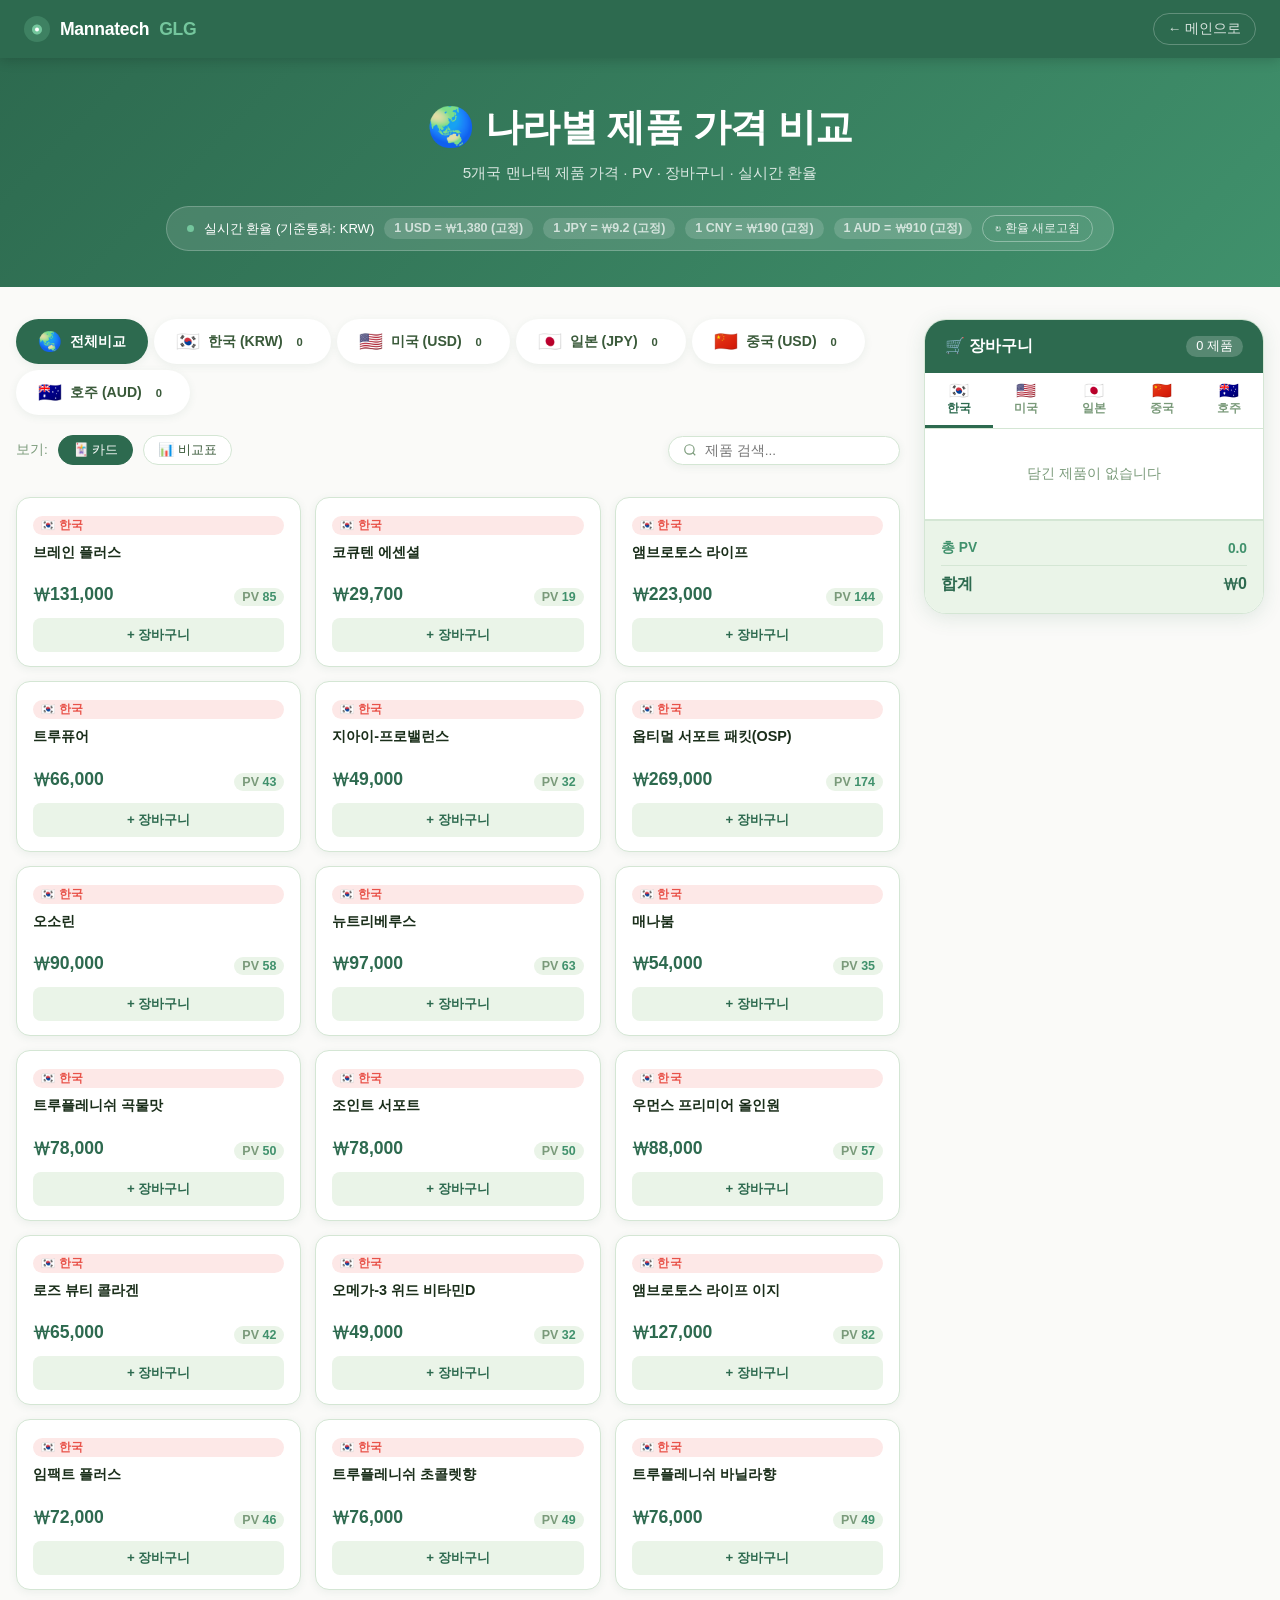
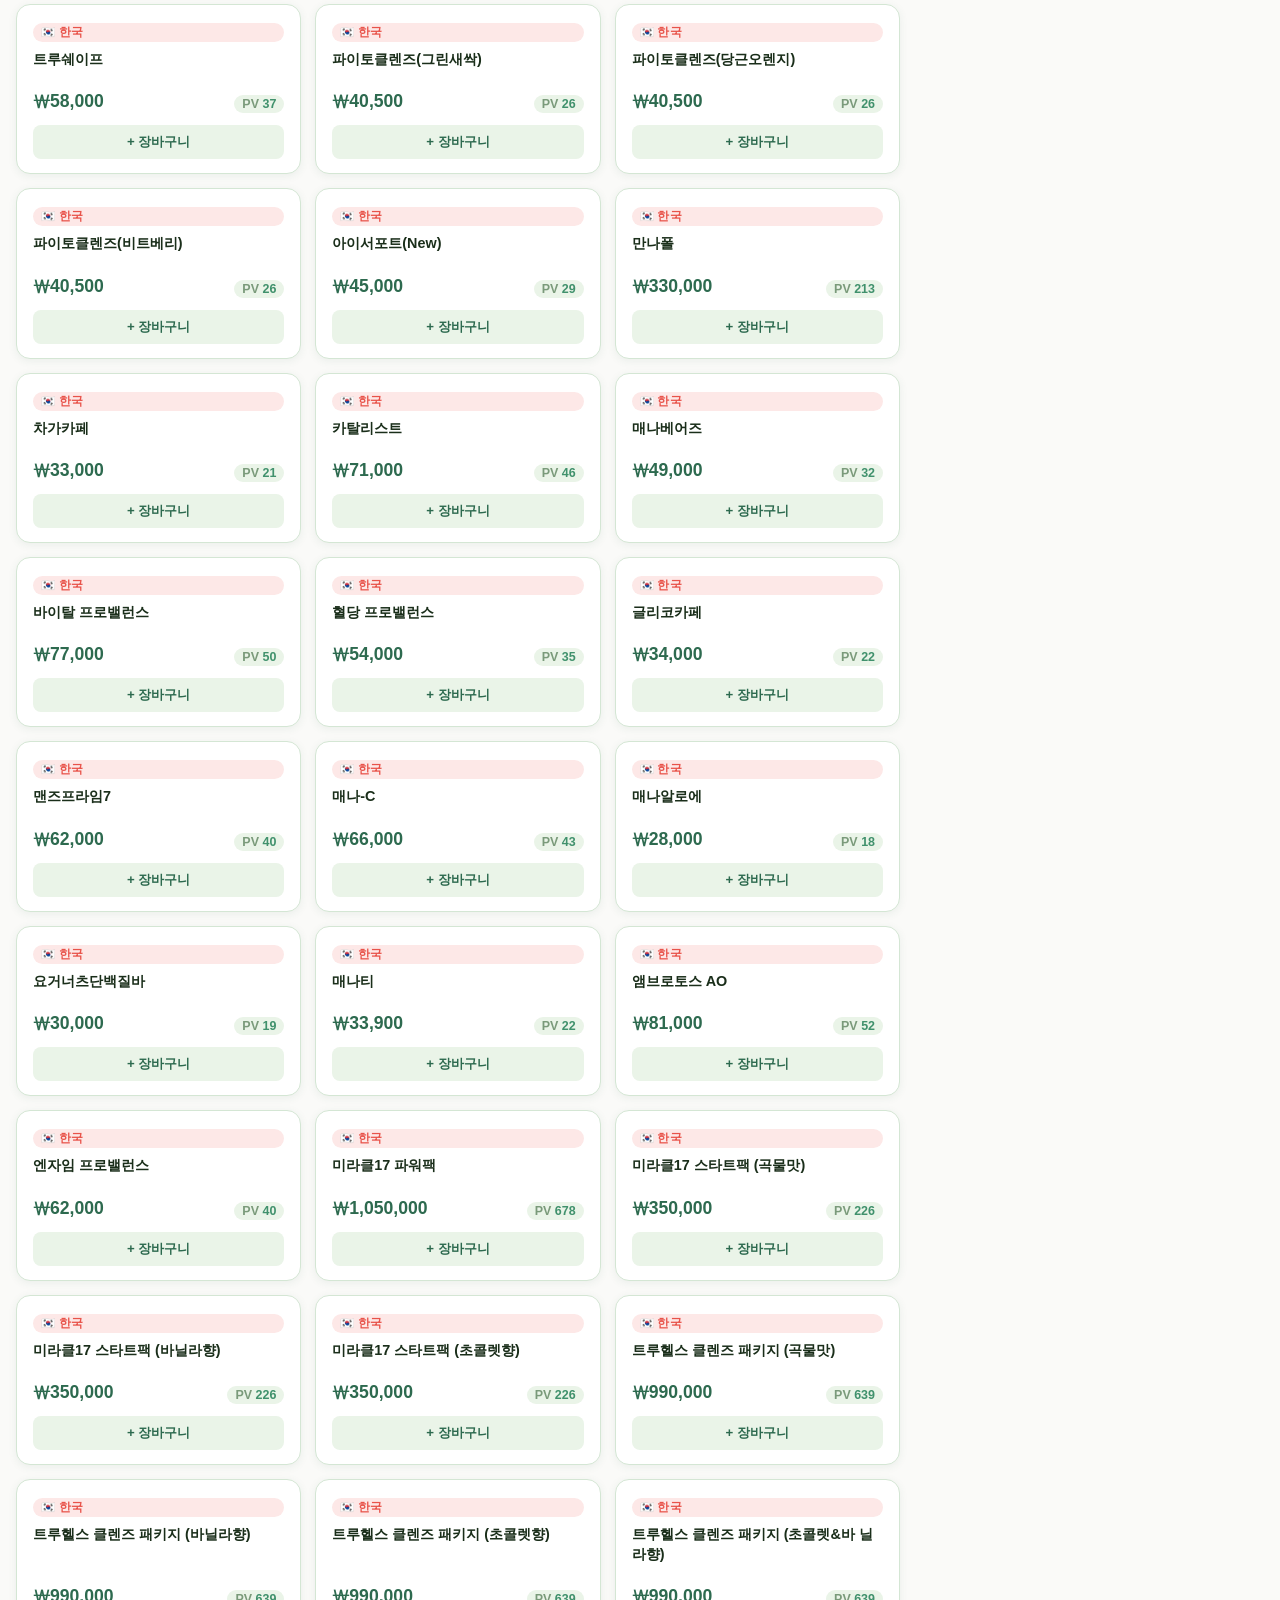
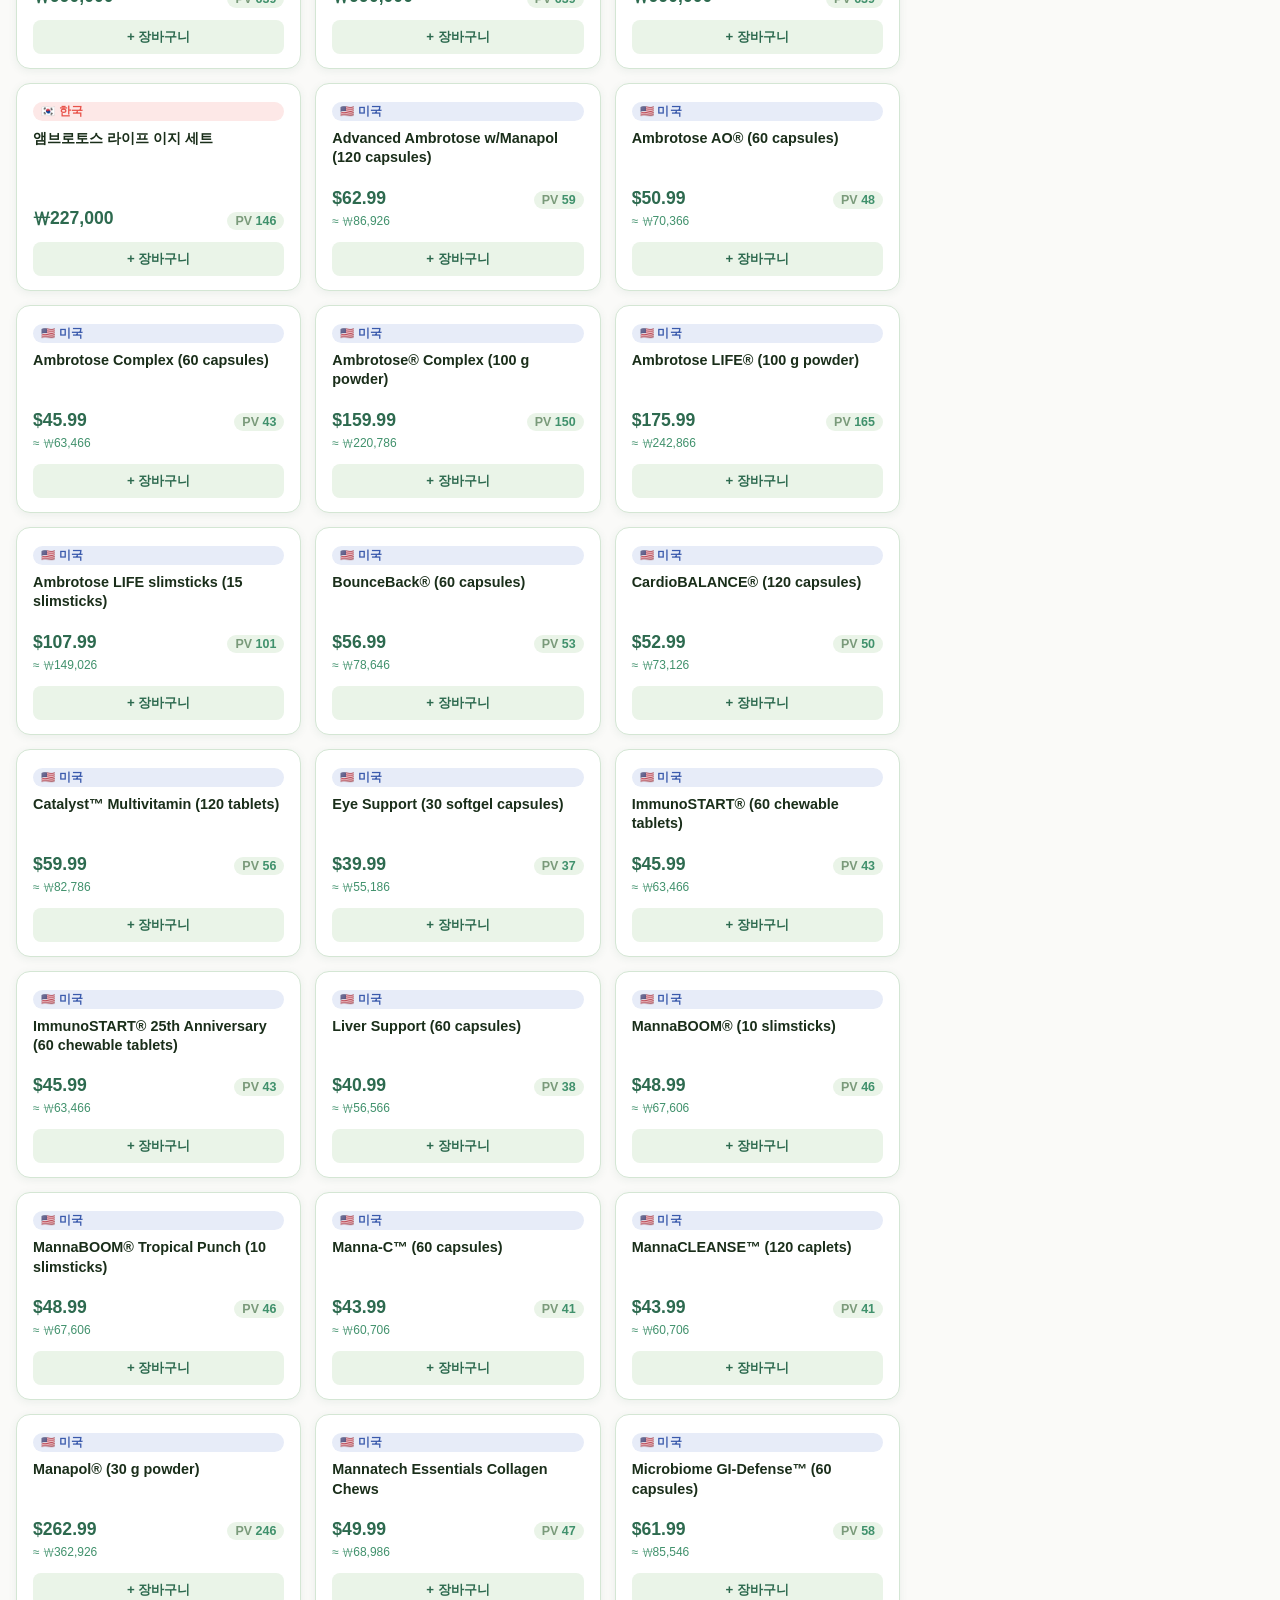
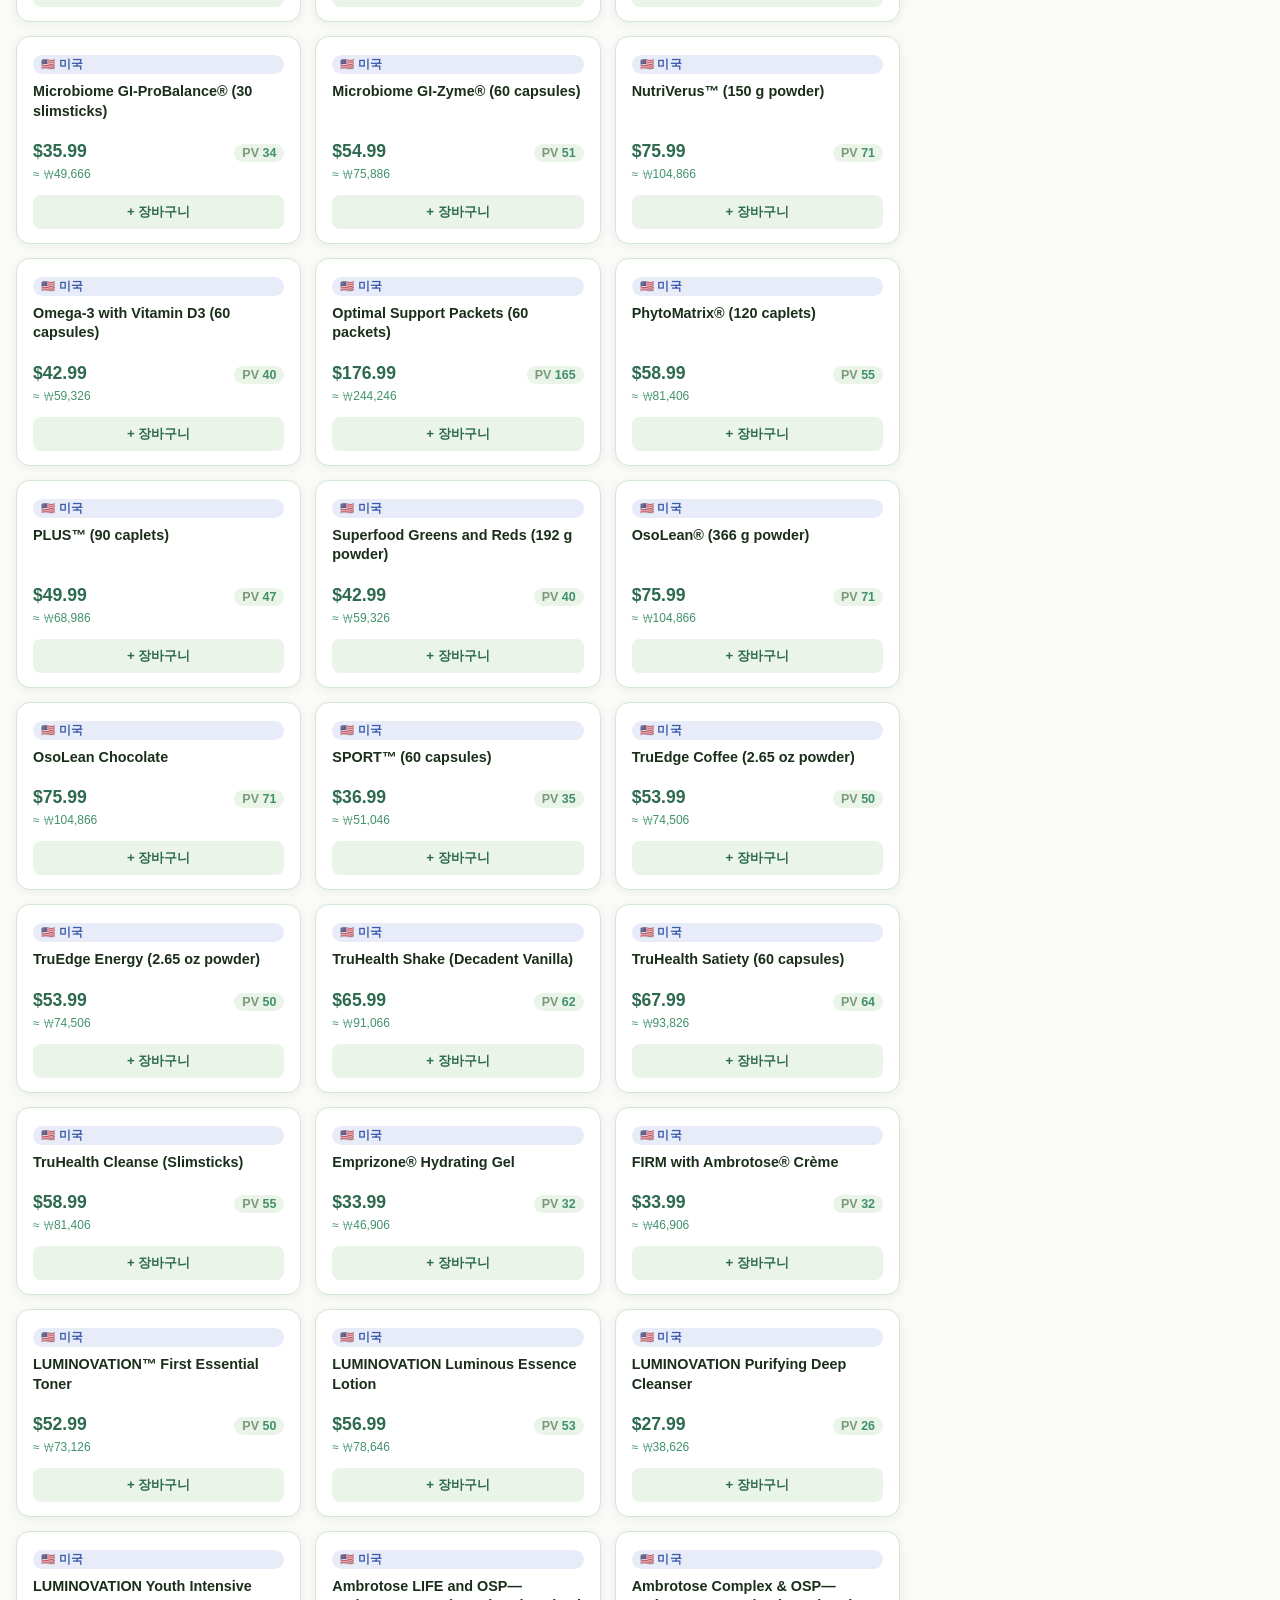
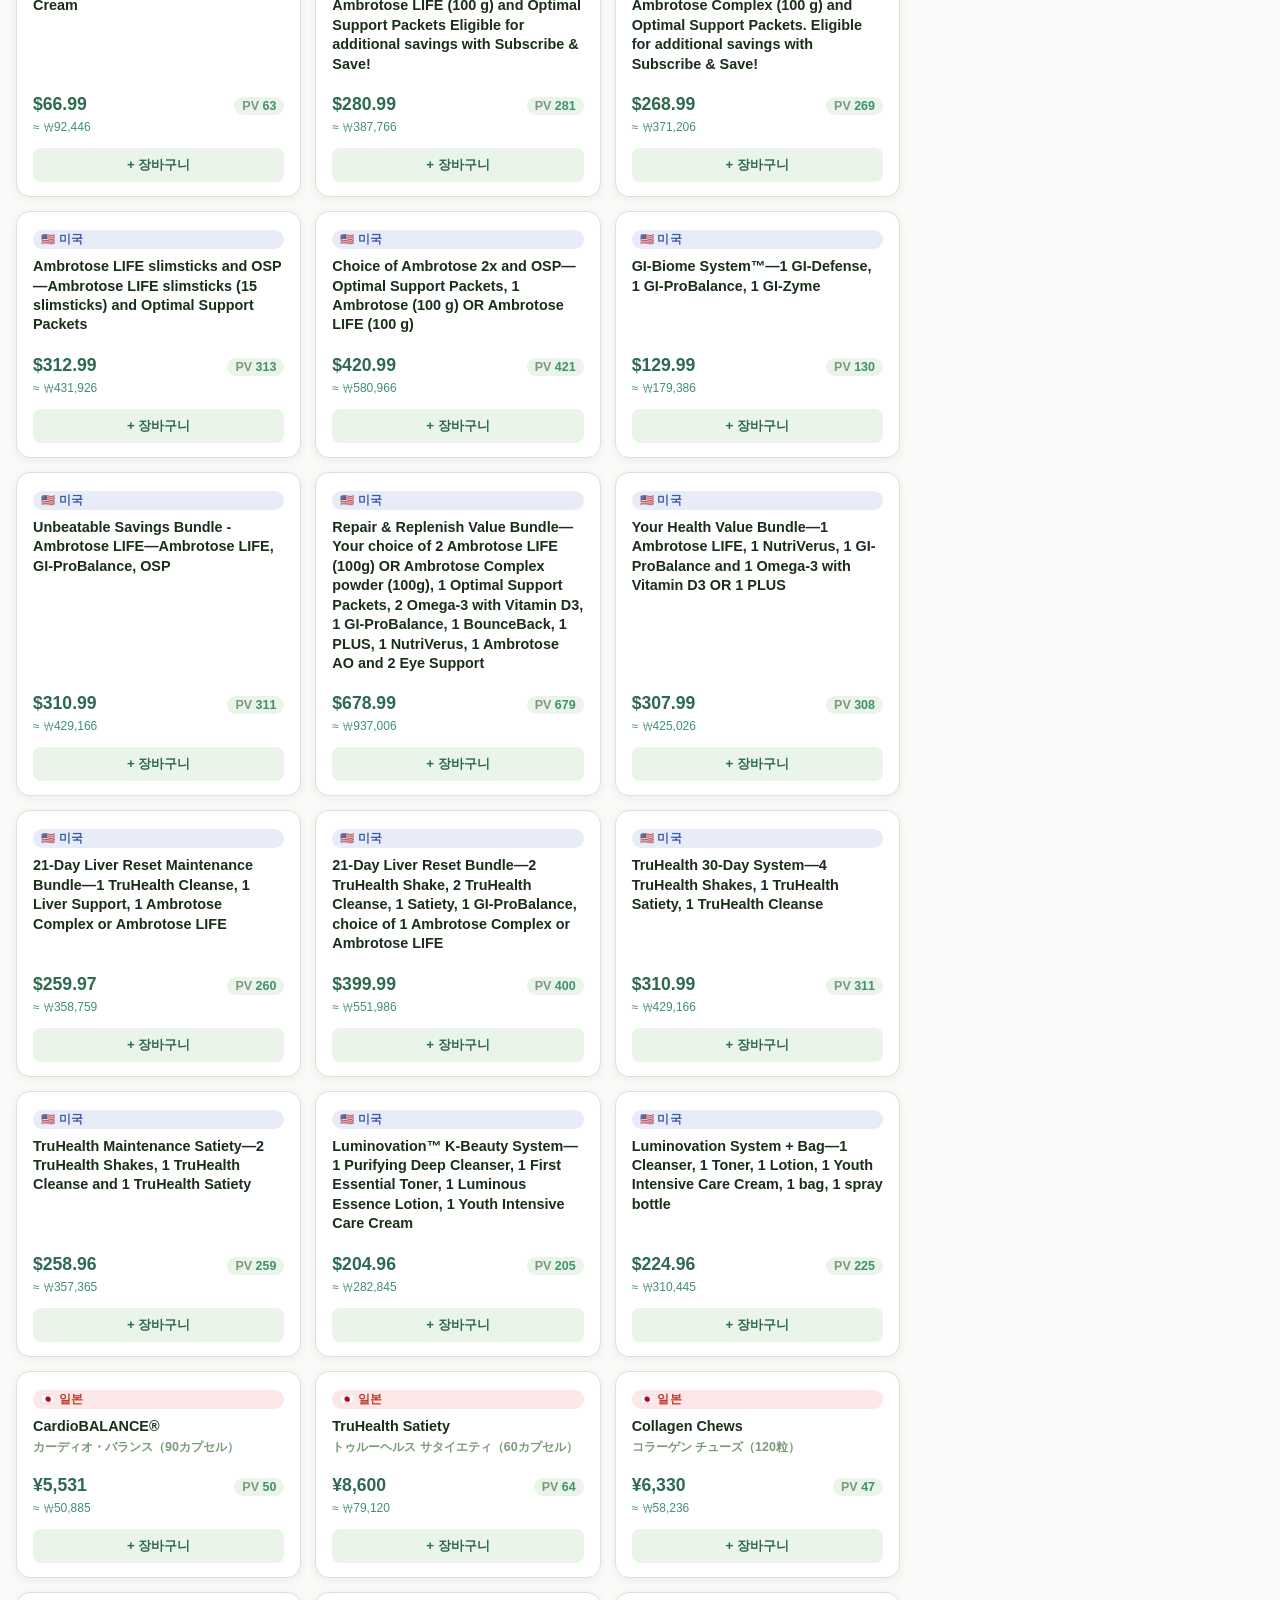
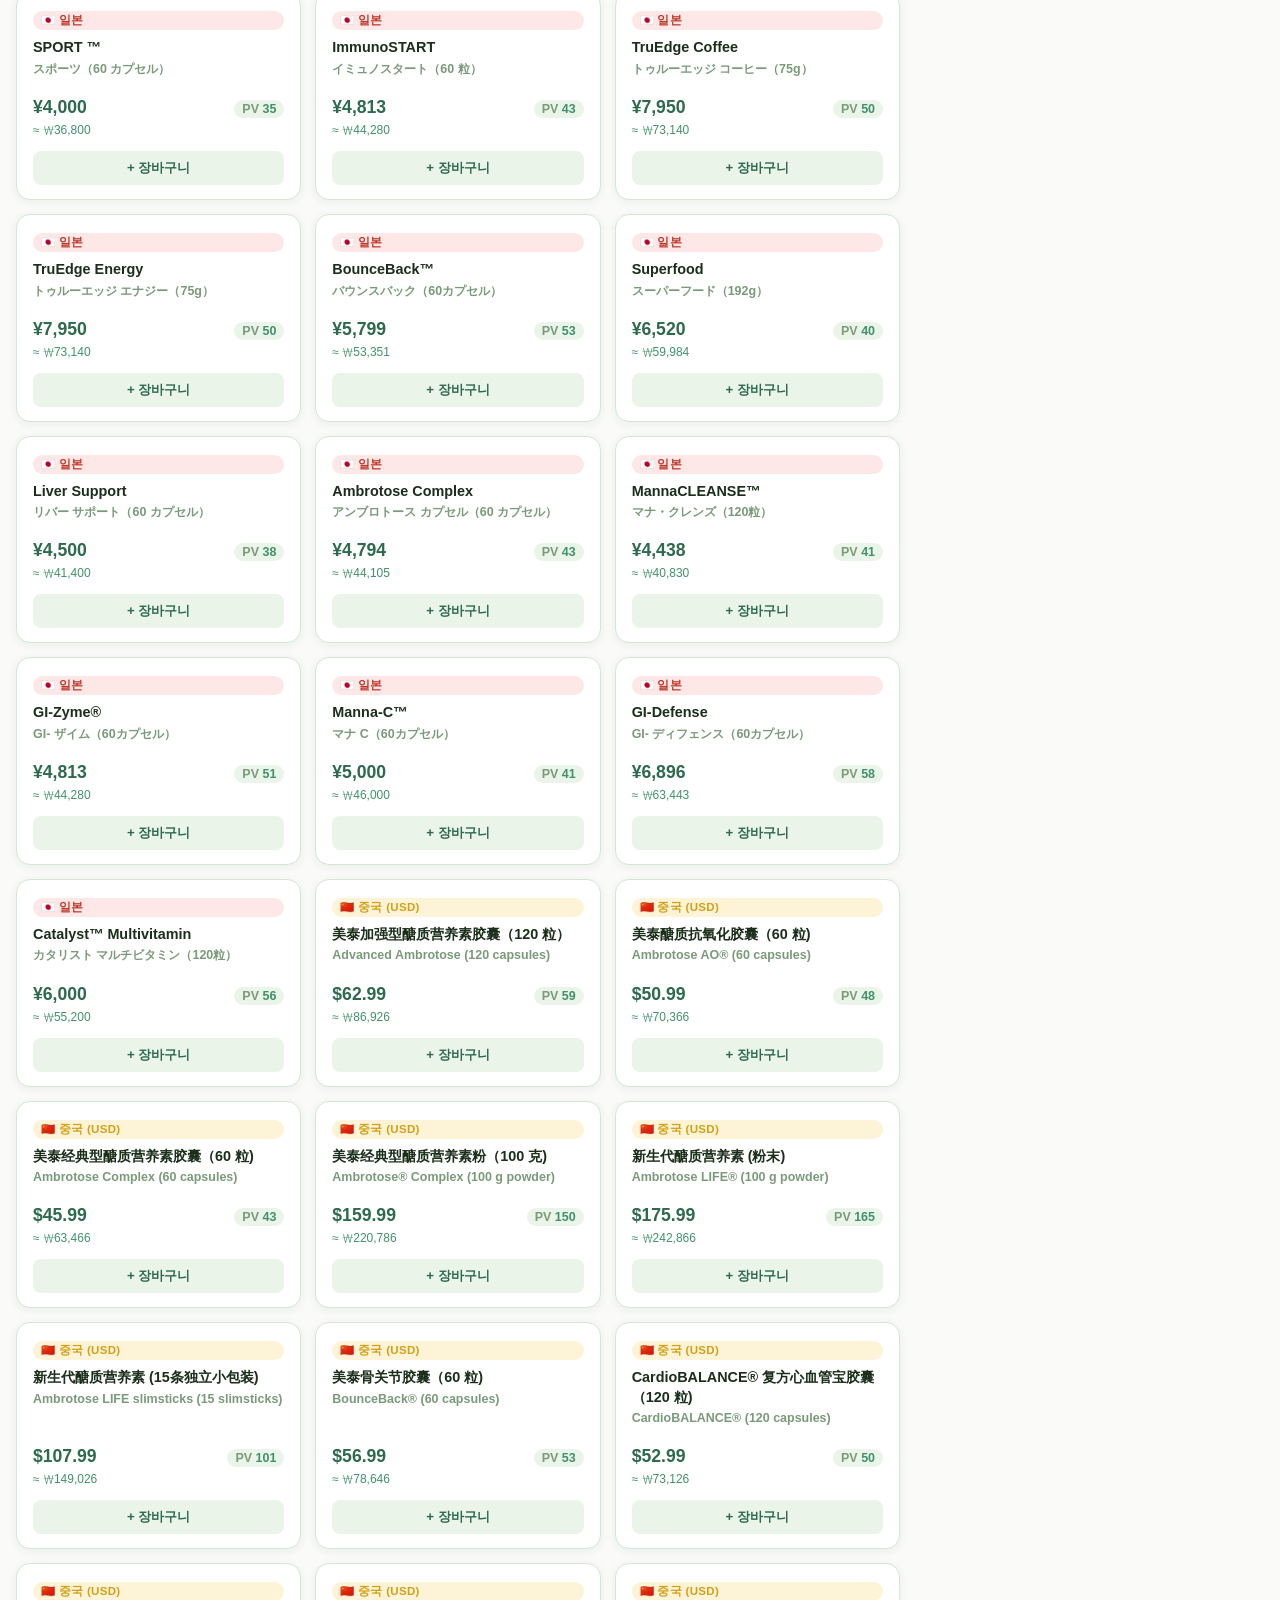
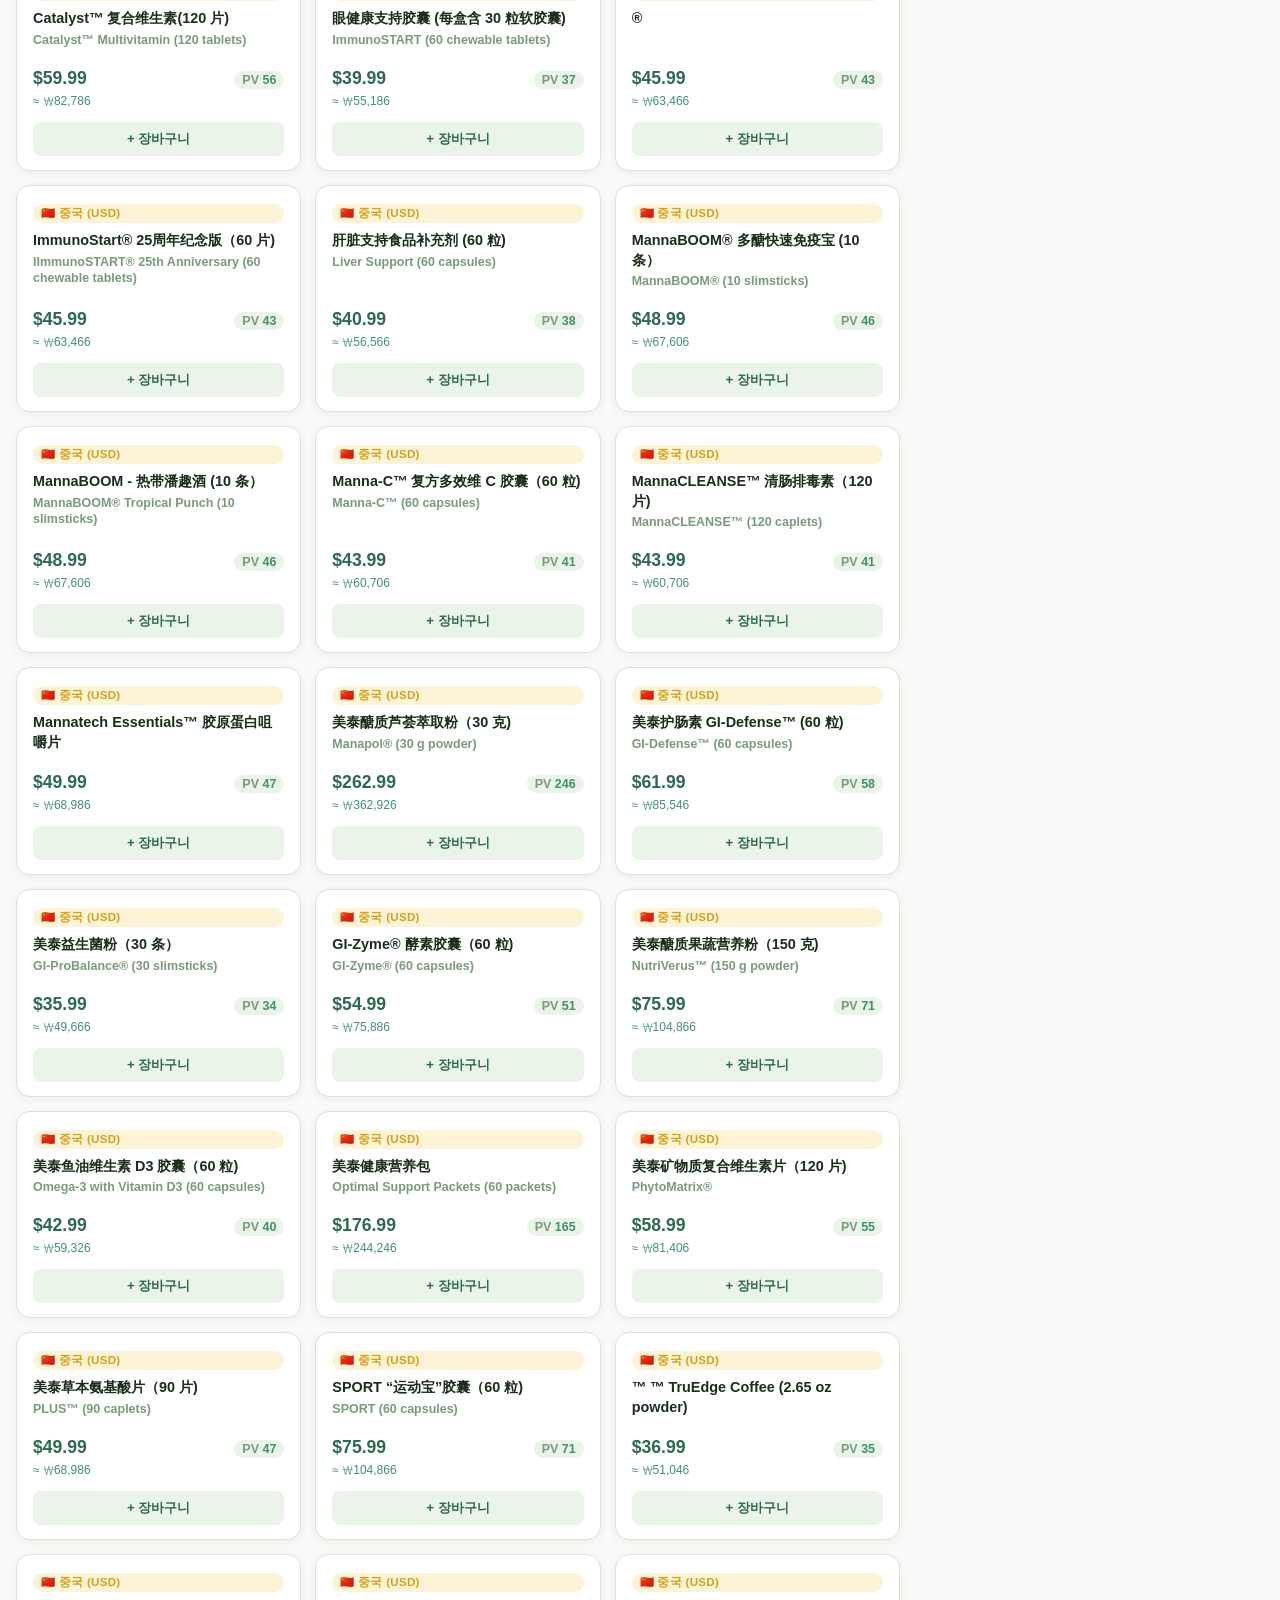
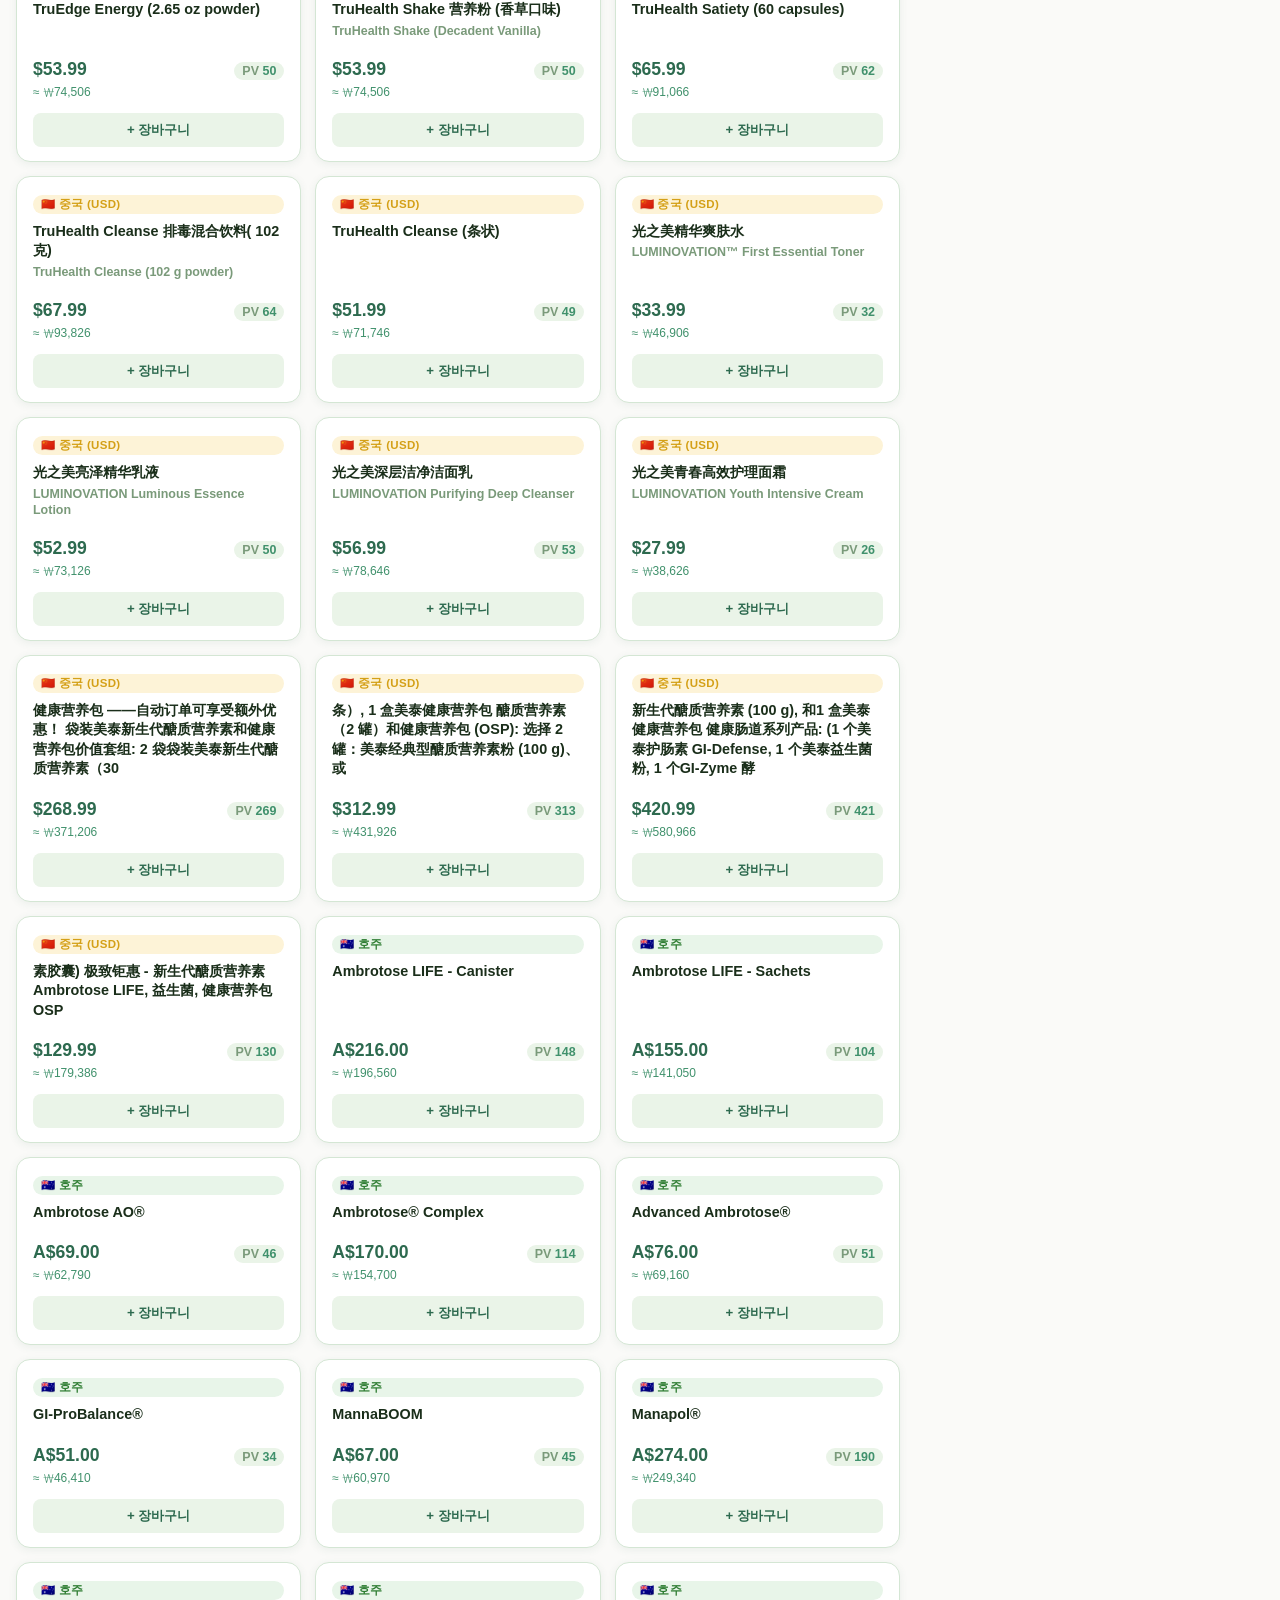
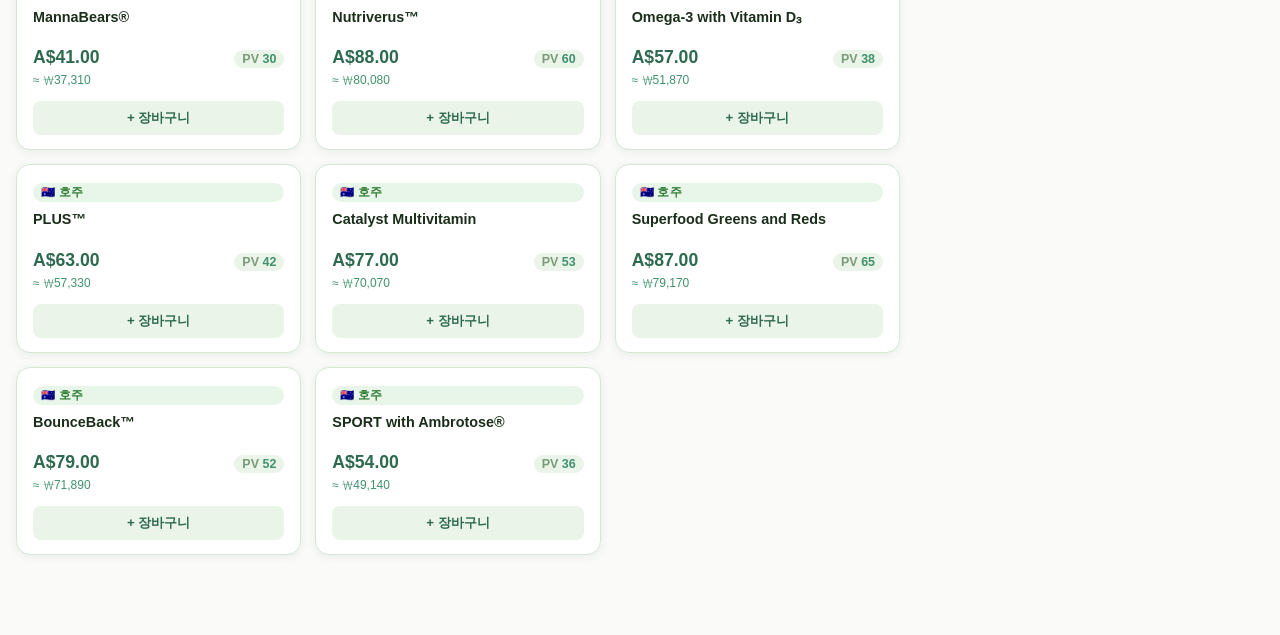
<file: price-compare-standalone.html>
<!DOCTYPE html>
<html lang="ko">
<head>
<meta charset="UTF-8">
<meta name="viewport" content="width=device-width, initial-scale=1.0">
<title>Mannatech GLG — 나라별 가격 비교</title>
<link rel="icon" href="data:image/svg+xml,<svg xmlns='http://www.w3.org/2000/svg' viewBox='0 0 32 32'><circle cx='16' cy='16' r='16' fill='%232d6a4f'/><circle cx='16' cy='16' r='7' fill='%2374c69d'/></svg>">
<!-- 구글 폰트 제거: 시스템 폰트 사용 (오프라인 지원) -->
<style>
/* ─── CSS RESET & BASE ─────────────────────────────────── */
*, *::before, *::after { box-sizing: border-box; margin: 0; padding: 0; }
:root {
  --green-dark:   #2d6a4f;
  --green-mid:    #40916c;
  --green-light:  #74c69d;
  --cream:        #fdf6ec;
  --sage-pale:    #eaf4e8;
  --sky-pale:     #deeef9;
  --lavender:     #edeaf8;
  --peach-pale:   #fde8d8;
  --off-white:    #fafaf8;
  --text-dark:    #1a2e1a;
  --text-mid:     #3a5a3a;
  --text-muted:   #7a9a7a;
  --border:       #d4e6d4;
  --shadow-sm:    0 2px 8px rgba(45,106,79,.08);
  --shadow-md:    0 4px 20px rgba(45,106,79,.13);
  --shadow-lg:    0 8px 40px rgba(45,106,79,.18);
  --radius-sm:    8px;
  --radius-md:    14px;
  --radius-lg:    22px;
  --radius-xl:    36px;

  /* Country accent colours */
  --kr:  #e8534a; /* Korea red */
  --us:  #3a5aac; /* USA blue */
  --jp:  #c0392b; /* Japan red */
  --cn:  #d4a017; /* China gold */
  --au:  #2e7d32; /* Australia green */
}
html { scroll-behavior: smooth; }
body {
  font-family: 'Apple SD Gothic Neo','Malgun Gothic','맑은 고딕','나눔고딕','Noto Sans KR',sans-serif;
  background: var(--off-white);
  color: var(--text-dark);
  min-height: 100vh;
}

/* ─── TOPBAR ─────────────────────────────────────────────── */
.topbar {
  background: var(--green-dark);
  color: #fff;
  padding: 0 24px;
  height: 58px;
  display: flex;
  align-items: center;
  justify-content: space-between;
  position: sticky;
  top: 0;
  z-index: 100;
  box-shadow: 0 2px 12px rgba(0,0,0,.18);
}
.topbar-logo {
  display: flex;
  align-items: center;
  gap: 10px;
  font-size: 1.1rem;
  font-weight: 700;
  letter-spacing: -.3px;
  text-decoration: none;
  color: #fff;
}
.topbar-logo span { color: var(--green-light); }
.topbar-back {
  font-size: .85rem;
  color: rgba(255,255,255,.82);
  text-decoration: none;
  display: flex;
  align-items: center;
  gap: 6px;
  padding: 6px 14px;
  border: 1px solid rgba(255,255,255,.25);
  border-radius: 20px;
  transition: all .2s;
}
.topbar-back:hover { background: rgba(255,255,255,.12); color: #fff; }

/* ─── HERO STRIP ─────────────────────────────────────────── */
.page-hero {
  background: linear-gradient(135deg, var(--green-dark) 0%, var(--green-mid) 100%);
  color: #fff;
  padding: 44px 24px 36px;
  text-align: center;
}
.page-hero h1 {
  font-size: clamp(1.6rem, 4vw, 2.4rem);
  font-weight: 700;
  letter-spacing: -.5px;
}
.page-hero p {
  margin-top: 10px;
  font-size: .96rem;
  opacity: .82;
}
.exchange-bar {
  margin-top: 22px;
  display: inline-flex;
  align-items: center;
  gap: 10px;
  background: rgba(255,255,255,.12);
  border: 1px solid rgba(255,255,255,.22);
  border-radius: 30px;
  padding: 8px 20px;
  font-size: .82rem;
  flex-wrap: wrap;
  justify-content: center;
}
.exchange-bar .dot { width: 7px; height: 7px; border-radius: 50%; background: var(--green-light); display: inline-block; }
.rate-badge {
  padding: 2px 10px;
  border-radius: 12px;
  font-weight: 600;
  font-size: .78rem;
}
.rate-live { background: rgba(116,198,157,.3); color: #b4fbd3; }
.rate-loading { background: rgba(255,255,255,.15); color: rgba(255,255,255,.7); }
#refresh-rates {
  background: none;
  border: 1px solid rgba(255,255,255,.35);
  color: rgba(255,255,255,.85);
  padding: 4px 12px;
  border-radius: 14px;
  cursor: pointer;
  font-size: .78rem;
  transition: all .2s;
}
#refresh-rates:hover { background: rgba(255,255,255,.15); color: #fff; }

/* ─── MAIN LAYOUT ─────────────────────────────────────────── */
.main-wrap {
  max-width: 1400px;
  margin: 0 auto;
  padding: 32px 16px 80px;
  display: grid;
  grid-template-columns: 1fr 340px;
  gap: 24px;
  align-items: start;
}
@media (max-width: 1100px) { .main-wrap { grid-template-columns: 1fr; } }

/* ─── COUNTRY TABS ────────────────────────────────────────── */
.tabs-wrap {
  display: flex;
  gap: 6px;
  flex-wrap: wrap;
  margin-bottom: 20px;
}
.tab-btn {
  display: flex;
  align-items: center;
  gap: 8px;
  padding: 9px 20px;
  border-radius: 30px;
  border: 2px solid transparent;
  background: #fff;
  cursor: pointer;
  font-size: .88rem;
  font-weight: 600;
  transition: all .22s;
  box-shadow: var(--shadow-sm);
  color: var(--text-mid);
}
.tab-btn .flag { font-size: 1.2rem; }
.tab-btn:hover { box-shadow: var(--shadow-md); transform: translateY(-1px); }
.tab-btn.active { color: #fff; border-color: transparent; }
.tab-btn[data-country="KR"].active { background: var(--kr); }
.tab-btn[data-country="US"].active { background: var(--us); }
.tab-btn[data-country="JP"].active { background: var(--jp); }
.tab-btn[data-country="CN"].active { background: var(--cn); }
.tab-btn[data-country="AU"].active { background: var(--au); }
.tab-btn[data-country="ALL"].active { background: var(--green-dark); }
.tab-btn .cart-count-badge {
  min-width: 18px; height: 18px;
  border-radius: 9px;
  background: rgba(255,255,255,.35);
  font-size: .7rem;
  display: inline-flex;
  align-items: center;
  justify-content: center;
  padding: 0 4px;
}
.tab-btn.active .cart-count-badge { background: rgba(255,255,255,.3); color: #fff; }

/* ─── VIEW TOGGLE ─────────────────────────────────────────── */
.view-controls {
  display: flex;
  align-items: center;
  gap: 10px;
  margin-bottom: 16px;
  flex-wrap: wrap;
}
.view-controls label { font-size: .85rem; color: var(--text-muted); font-weight: 500; }
.view-toggle-btn {
  padding: 5px 14px;
  border-radius: 18px;
  border: 1px solid var(--border);
  background: #fff;
  cursor: pointer;
  font-size: .82rem;
  color: var(--text-mid);
  transition: all .18s;
}
.view-toggle-btn.active {
  background: var(--green-dark);
  color: #fff;
  border-color: var(--green-dark);
}
.search-box {
  margin-left: auto;
  display: flex;
  align-items: center;
  gap: 8px;
  background: #fff;
  border: 1px solid var(--border);
  border-radius: 20px;
  padding: 6px 14px;
  box-shadow: var(--shadow-sm);
}
.search-box input {
  border: none;
  outline: none;
  font-size: .85rem;
  width: 180px;
  background: transparent;
  color: var(--text-dark);
}
.search-box svg { color: var(--text-muted); flex-shrink: 0; }

/* ─── PRODUCT GRID VIEW ───────────────────────────────────── */
#grid-view { display: grid; grid-template-columns: repeat(auto-fill, minmax(230px, 1fr)); gap: 14px; }
.product-card {
  background: #fff;
  border-radius: var(--radius-md);
  padding: 18px 16px 14px;
  box-shadow: var(--shadow-sm);
  border: 1.5px solid var(--border);
  transition: all .22s;
  position: relative;
  display: flex;
  flex-direction: column;
}
.product-card:hover { box-shadow: var(--shadow-md); transform: translateY(-2px); }
.product-card-country {
  font-size: .72rem;
  font-weight: 600;
  padding: 2px 8px;
  border-radius: 10px;
  display: inline-block;
  margin-bottom: 8px;
  letter-spacing: .3px;
}
.country-KR .product-card-country { background: #fde8e7; color: var(--kr); }
.country-US .product-card-country { background: #e7ecf8; color: var(--us); }
.country-JP .product-card-country { background: #fde8e7; color: var(--jp); }
.country-CN .product-card-country { background: #fdf3d7; color: var(--cn); }
.country-AU .product-card-country { background: #e8f5e9; color: var(--au); }
.product-card-name {
  font-size: .9rem;
  font-weight: 600;
  color: var(--text-dark);
  line-height: 1.35;
  flex: 1;
  margin-bottom: 10px;
}
.product-card-name-sub {
  font-size: .78rem;
  color: var(--text-muted);
  margin-top: 3px;
  line-height: 1.3;
}
.product-card-price-row {
  display: flex;
  align-items: flex-end;
  justify-content: space-between;
  margin-top: 10px;
}
.product-card-price {
  font-size: 1.1rem;
  font-weight: 700;
  color: var(--green-dark);
}
.product-card-pv {
  font-size: .78rem;
  color: var(--text-muted);
  background: var(--sage-pale);
  padding: 2px 8px;
  border-radius: 10px;
  font-weight: 600;
}
.product-card-pv span { color: var(--green-mid); }
/* ─── CARD QUANTITY STEPPER ─────────────────────────────── */
.card-cart-area {
  margin-top: 12px;
  display: flex;
  flex-direction: column;
  gap: 6px;
}
/* Initial state: single wide "+ 담기" button */
.card-add-btn {
  width: 100%;
  padding: 8px;
  border-radius: var(--radius-sm);
  border: none;
  background: var(--sage-pale);
  color: var(--green-dark);
  font-size: .83rem;
  font-weight: 600;
  cursor: pointer;
  transition: all .2s;
  display: flex;
  align-items: center;
  justify-content: center;
  gap: 6px;
}
.card-add-btn:hover { background: var(--green-dark); color: #fff; }
/* Qty stepper row – shown when qty > 0 */
.card-stepper {
  display: none;           /* shown via JS */
  align-items: center;
  border-radius: var(--radius-sm);
  overflow: hidden;
  border: 1.5px solid var(--green-mid);
  height: 34px;
}
.card-stepper.visible { display: flex; }
.cs-btn {
  flex: 0 0 34px;
  height: 100%;
  border: none;
  background: var(--green-dark);
  color: #fff;
  font-size: 1.1rem;
  line-height: 1;
  cursor: pointer;
  transition: background .15s;
  display: flex;
  align-items: center;
  justify-content: center;
}
.cs-btn:hover { background: var(--green-mid); }
.cs-num {
  flex: 1;
  text-align: center;
  font-size: .92rem;
  font-weight: 700;
  color: var(--green-dark);
  background: #fff;
  height: 100%;
  display: flex;
  align-items: center;
  justify-content: center;
  min-width: 28px;
  user-select: none;
}
/* subtotal line inside card */
.card-subtotal {
  display: none;
  font-size: .78rem;
  font-weight: 600;
  color: var(--green-mid);
  text-align: right;
  padding-right: 2px;
}
.card-subtotal.visible { display: block; }

/* compare-table inline stepper */
.tbl-stepper {
  display: inline-flex;
  align-items: center;
  border: 1.5px solid var(--green-mid);
  border-radius: 8px;
  overflow: hidden;
  margin-top: 5px;
  height: 28px;
}
.ts-btn {
  width: 26px; height: 100%;
  border: none;
  background: var(--green-dark);
  color: #fff;
  font-size: 1rem;
  cursor: pointer;
  display: flex;
  align-items: center;
  justify-content: center;
  transition: background .15s;
}
.ts-btn:hover { background: var(--green-mid); }
.ts-num {
  min-width: 24px;
  text-align: center;
  font-size: .82rem;
  font-weight: 700;
  color: var(--green-dark);
  background: #fff;
  height: 100%;
  display: flex;
  align-items: center;
  justify-content: center;
  padding: 0 4px;
  user-select: none;
}
.ts-add-btn {
  display: block;
  margin-top: 5px;
  padding: 3px 10px;
  border-radius: 8px;
  border: 1.5px solid var(--green-mid);
  background: #fff;
  color: var(--green-mid);
  font-size: .75rem;
  font-weight: 600;
  cursor: pointer;
  transition: all .18s;
  white-space: nowrap;
}
.ts-add-btn:hover { background: var(--green-dark); color: #fff; border-color: var(--green-dark); }

/* ─── COMPARISON TABLE ────────────────────────────────────── */
#compare-view { display: none; }
.compare-table-wrap { overflow-x: auto; border-radius: var(--radius-md); box-shadow: var(--shadow-sm); }
.compare-table {
  width: 100%;
  border-collapse: collapse;
  background: #fff;
  min-width: 780px;
}
.compare-table th {
  padding: 12px 14px;
  text-align: center;
  font-size: .82rem;
  font-weight: 700;
  letter-spacing: .2px;
  border-bottom: 2px solid var(--border);
  white-space: nowrap;
}
.compare-table th.name-col { text-align: left; min-width: 220px; background: var(--sage-pale); }
.compare-table th.kr-col { background: #fde8e7; color: var(--kr); }
.compare-table th.us-col { background: #e7ecf8; color: var(--us); }
.compare-table th.jp-col { background: #fde8e7; color: var(--jp); }
.compare-table th.cn-col { background: #fdf3d7; color: var(--cn); }
.compare-table th.au-col { background: #e8f5e9; color: var(--au); }
.compare-table td {
  padding: 10px 14px;
  border-bottom: 1px solid #f0f4f0;
  font-size: .85rem;
  vertical-align: middle;
}
.compare-table td.name-col {
  font-weight: 600;
  color: var(--text-dark);
  background: var(--off-white);
}
.compare-table td.price-cell { text-align: center; white-space: nowrap; }
.compare-table td.empty-cell { text-align: center; color: #ccc; font-size: 1rem; }
.compare-table tr:hover td { background: #f7fdf7; }
.compare-table tr:hover td.name-col { background: var(--sage-pale); }
.price-main { font-weight: 700; color: var(--green-dark); display: block; }
.price-pv { font-size: .72rem; color: var(--text-muted); margin-top: 2px; display: block; }
.price-converted { font-size: .73rem; color: var(--green-mid); margin-top: 1px; display: block; }
.best-price { background: #e8f5e9 !important; }
.best-price .price-main { color: var(--au); }

/* ─── CART PANEL ──────────────────────────────────────────── */
.cart-panel {
  background: #fff;
  border-radius: var(--radius-lg);
  box-shadow: var(--shadow-md);
  border: 1.5px solid var(--border);
  position: sticky;
  top: 78px;
  overflow: hidden;
}
.cart-header {
  background: var(--green-dark);
  color: #fff;
  padding: 16px 20px;
  display: flex;
  align-items: center;
  justify-content: space-between;
}
.cart-header h2 { font-size: 1rem; font-weight: 700; }
.cart-header-badge {
  background: rgba(255,255,255,.2);
  border-radius: 12px;
  padding: 2px 10px;
  font-size: .8rem;
}
.cart-country-tabs {
  display: flex;
  overflow-x: auto;
  border-bottom: 1px solid var(--border);
}
.cart-country-tab {
  flex: 1;
  min-width: 52px;
  padding: 8px 4px;
  border: none;
  background: none;
  cursor: pointer;
  font-size: .75rem;
  font-weight: 600;
  color: var(--text-muted);
  border-bottom: 3px solid transparent;
  transition: all .18s;
  white-space: nowrap;
  text-align: center;
}
.cart-country-tab.active { color: var(--green-dark); border-bottom-color: var(--green-dark); }
.cart-country-tab .tab-flag { font-size: 1rem; display: block; }
.cart-body { padding: 0; }
.cart-country-panel { display: none; }
.cart-country-panel.active { display: block; }
.cart-items {
  max-height: 340px;
  overflow-y: auto;
  padding: 8px 0;
}
.cart-items:empty::after {
  content: '담긴 제품이 없습니다';
  display: block;
  text-align: center;
  padding: 32px 16px;
  color: var(--text-muted);
  font-size: .85rem;
}
.cart-item {
  display: flex;
  align-items: center;
  gap: 10px;
  padding: 9px 16px;
  border-bottom: 1px solid #f5f5f5;
  transition: background .15s;
}
.cart-item:hover { background: var(--sage-pale); }
.cart-item-name {
  flex: 1;
  font-size: .82rem;
  font-weight: 500;
  color: var(--text-dark);
  line-height: 1.3;
}
.cart-qty-ctrl {
  display: flex;
  align-items: center;
  gap: 5px;
  flex-shrink: 0;
}
.qty-btn {
  width: 22px; height: 22px;
  border-radius: 50%;
  border: 1px solid var(--border);
  background: #fff;
  cursor: pointer;
  display: flex;
  align-items: center;
  justify-content: center;
  font-size: .85rem;
  line-height: 1;
  transition: all .15s;
  color: var(--text-mid);
}
.qty-btn:hover { background: var(--green-dark); color: #fff; border-color: var(--green-dark); }
.qty-num { font-size: .82rem; font-weight: 700; min-width: 18px; text-align: center; color: var(--text-dark); }
.cart-item-price {
  font-size: .82rem;
  font-weight: 700;
  color: var(--green-dark);
  min-width: 70px;
  text-align: right;
  flex-shrink: 0;
}
.cart-item-remove {
  border: none; background: none; cursor: pointer; color: #ccc;
  font-size: .9rem; padding: 2px 4px; transition: color .15s;
}
.cart-item-remove:hover { color: #e74c3c; }

.cart-totals {
  border-top: 2px solid var(--border);
  padding: 14px 16px;
  background: var(--sage-pale);
}
.cart-total-row {
  display: flex;
  justify-content: space-between;
  align-items: center;
  padding: 4px 0;
  font-size: .86rem;
}
.cart-total-row.main { font-size: 1rem; font-weight: 700; color: var(--green-dark); padding-top: 8px; margin-top: 4px; border-top: 1px solid var(--border); }
.cart-total-row.krw-converted { font-size: .78rem; color: var(--text-muted); }
.cart-total-row.pv-total { color: var(--green-mid); font-weight: 600; }
.cart-clear-btn {
  margin: 12px 16px;
  width: calc(100% - 32px);
  padding: 9px;
  border-radius: var(--radius-sm);
  border: 1.5px solid var(--border);
  background: #fff;
  cursor: pointer;
  font-size: .82rem;
  color: #e74c3c;
  font-weight: 600;
  transition: all .18s;
}
.cart-clear-btn:hover { background: #e74c3c; color: #fff; border-color: #e74c3c; }

/* ─── LOADING / ERROR STATES ──────────────────────────────── */
.loading-overlay {
  text-align: center;
  padding: 60px 20px;
  color: var(--text-muted);
}
.spinner {
  width: 36px; height: 36px;
  border: 3px solid var(--border);
  border-top-color: var(--green-mid);
  border-radius: 50%;
  animation: spin .7s linear infinite;
  margin: 0 auto 16px;
}
@keyframes spin { to { transform: rotate(360deg); } }

/* ─── CATEGORY CHIPS ──────────────────────────────────────── */
.category-bar {
  display: flex;
  gap: 6px;
  flex-wrap: wrap;
  margin-bottom: 16px;
}
.cat-chip {
  padding: 4px 14px;
  border-radius: 18px;
  border: 1.5px solid var(--border);
  background: #fff;
  cursor: pointer;
  font-size: .8rem;
  font-weight: 600;
  color: var(--text-muted);
  transition: all .18s;
}
.cat-chip.active { background: var(--green-mid); color: #fff; border-color: var(--green-mid); }
.cat-chip:hover:not(.active) { border-color: var(--green-mid); color: var(--green-mid); }

/* ─── FLOATING CART SUMMARY ───────────────────────────────── */
.float-cart-btn {
  display: none;
  position: fixed;
  bottom: 24px;
  right: 20px;
  background: var(--green-dark);
  color: #fff;
  border: none;
  border-radius: 28px;
  padding: 12px 22px;
  font-size: .9rem;
  font-weight: 700;
  cursor: pointer;
  box-shadow: 0 4px 20px rgba(45,106,79,.35);
  z-index: 90;
  align-items: center;
  gap: 10px;
  transition: all .22s;
}
.float-cart-btn:hover { background: var(--green-mid); transform: translateY(-2px); }
@media (max-width: 1100px) { .float-cart-btn { display: flex; } }

/* ─── RESPONSIVE ──────────────────────────────────────────── */
@media (max-width: 768px) {
  .main-wrap { padding: 16px 12px 80px; gap: 16px; }
  #grid-view { grid-template-columns: repeat(auto-fill, minmax(165px, 1fr)); gap: 10px; }
  .product-card { padding: 14px 12px 12px; }
  .search-box input { width: 120px; }
  .compare-table th, .compare-table td { padding: 8px 10px; }
}
@media (max-width: 480px) {
  #grid-view { grid-template-columns: 1fr 1fr; }
  .tabs-wrap { gap: 4px; }
  .tab-btn { padding: 7px 12px; font-size: .8rem; }
}

/* ─── MISC ────────────────────────────────────────────────── */
.section-label {
  font-size: .72rem;
  font-weight: 700;
  text-transform: uppercase;
  letter-spacing: 1.5px;
  color: var(--text-muted);
  margin: 20px 0 10px;
  padding-left: 4px;
}
.no-products {
  text-align: center;
  padding: 60px 20px;
  color: var(--text-muted);
  font-size: .9rem;
}
.highlight-best { position: relative; }
.highlight-best::after {
  content: '최저가';
  position: absolute;
  top: -6px; right: -4px;
  font-size: .65rem;
  background: #ff7043;
  color: #fff;
  padding: 1px 5px;
  border-radius: 6px;
  font-weight: 700;
}
</style>
</head>
<body>

<!-- ══ TOPBAR ══ -->
<header class="topbar">
  <a href="index.html" class="topbar-logo">
    <svg width="26" height="26" viewBox="0 0 26 26" fill="none"><circle cx="13" cy="13" r="13" fill="rgba(116,198,157,.25)"/><path d="M8 13.5c0-2.76 2.24-5 5-5s5 2.24 5 5-2.24 5-5 5-5-2.24-5-5z" fill="#74c69d"/><circle cx="13" cy="13.5" r="2" fill="#fff"/></svg>
    Mannatech <span>GLG</span>
  </a>
  <a href="index.html" class="topbar-back">
    ← 메인으로
  </a>
</header>

<!-- ══ HERO ══ -->
<section class="page-hero">
  <h1>🌏 나라별 제품 가격 비교</h1>
  <p>5개국 맨나텍 제품 가격 · PV · 장바구니 · 실시간 환율</p>
  <div class="exchange-bar">
    <span class="dot"></span>
    <span>실시간 환율 (기준통화: KRW)</span>
    <span id="rate-usd" class="rate-badge rate-loading">USD 로딩중...</span>
    <span id="rate-jpy" class="rate-badge rate-loading">JPY 로딩중...</span>
    <span id="rate-cny" class="rate-badge rate-loading">CNY 로딩중...</span>
    <span id="rate-aud" class="rate-badge rate-loading">AUD 로딩중...</span>
    <button id="refresh-rates">↻ 환율 새로고침</button>
  </div>
</section>

<!-- ══ MAIN CONTENT ══ -->
<div class="main-wrap">
  <!-- LEFT: Product Area -->
  <div class="left-col">
    <!-- Country Tabs -->
    <div class="tabs-wrap">
      <button class="tab-btn active" data-country="ALL">
        <span class="flag">🌏</span> 전체비교
      </button>
      <button class="tab-btn" data-country="KR">
        <span class="flag">🇰🇷</span> 한국 (KRW)
        <span class="cart-count-badge" id="badge-KR">0</span>
      </button>
      <button class="tab-btn" data-country="US">
        <span class="flag">🇺🇸</span> 미국 (USD)
        <span class="cart-count-badge" id="badge-US">0</span>
      </button>
      <button class="tab-btn" data-country="JP">
        <span class="flag">🇯🇵</span> 일본 (JPY)
        <span class="cart-count-badge" id="badge-JP">0</span>
      </button>
      <button class="tab-btn" data-country="CN">
        <span class="flag">🇨🇳</span> 중국 (USD)
        <span class="cart-count-badge" id="badge-CN">0</span>
      </button>
      <button class="tab-btn" data-country="AU">
        <span class="flag">🇦🇺</span> 호주 (AUD)
        <span class="cart-count-badge" id="badge-AU">0</span>
      </button>
    </div>

    <!-- View + Search Controls -->
    <div class="view-controls">
      <label>보기:</label>
      <button class="view-toggle-btn active" id="btn-grid" onclick="setView('grid')">🃏 카드</button>
      <button class="view-toggle-btn" id="btn-compare" onclick="setView('compare')">📊 비교표</button>
      <div class="search-box">
        <svg width="14" height="14" viewBox="0 0 24 24" fill="none" stroke="currentColor" stroke-width="2"><circle cx="11" cy="11" r="8"/><path d="m21 21-4.35-4.35"/></svg>
        <input type="text" id="search-input" placeholder="제품 검색..." oninput="applyFilters()">
      </div>
    </div>

    <!-- Category Filter -->
    <div class="category-bar" id="category-bar"></div>

    <!-- Grid View -->
    <div id="grid-view"></div>

    <!-- Compare Table View -->
    <div id="compare-view">
      <div class="compare-table-wrap">
        <table class="compare-table" id="compare-table">
          <thead>
            <tr>
              <th class="name-col">제품명</th>
              <th class="kr-col">🇰🇷 한국<br><small>KRW</small></th>
              <th class="us-col">🇺🇸 미국<br><small>USD</small></th>
              <th class="jp-col">🇯🇵 일본<br><small>JPY</small></th>
              <th class="cn-col">🇨🇳 중국<br><small>USD</small></th>
              <th class="au-col">🇦🇺 호주<br><small>AUD</small></th>
            </tr>
          </thead>
          <tbody id="compare-tbody"></tbody>
        </table>
      </div>
    </div>
  </div>

  <!-- RIGHT: Cart Panel -->
  <div class="cart-panel">
    <div class="cart-header">
      <h2>🛒 장바구니</h2>
      <span class="cart-header-badge" id="total-cart-badge">0 제품</span>
    </div>
    <div class="cart-country-tabs">
      <button class="cart-country-tab active" data-cart="KR" onclick="switchCartTab('KR')"><span class="tab-flag">🇰🇷</span>한국</button>
      <button class="cart-country-tab" data-cart="US" onclick="switchCartTab('US')"><span class="tab-flag">🇺🇸</span>미국</button>
      <button class="cart-country-tab" data-cart="JP" onclick="switchCartTab('JP')"><span class="tab-flag">🇯🇵</span>일본</button>
      <button class="cart-country-tab" data-cart="CN" onclick="switchCartTab('CN')"><span class="tab-flag">🇨🇳</span>중국</button>
      <button class="cart-country-tab" data-cart="AU" onclick="switchCartTab('AU')"><span class="tab-flag">🇦🇺</span>호주</button>
    </div>
    <div class="cart-body" id="cart-body"></div>
  </div>
</div>

<!-- Floating Cart (mobile) -->
<button class="float-cart-btn" id="float-cart" onclick="scrollToCart()">
  🛒 <span id="float-total">0개</span> | PV: <span id="float-pv">0</span>
</button>

<script>
// ═══════════════════════════════════════════════════════════
// DATA EMBEDDED (generated from Excel files)
// ═══════════════════════════════════════════════════════════
const RAW_DATA = {
  korea: [],   // populated below
  usa: [],
  japan: [],
  china: [],
  australia: []
};

// ─────────────────────────────────────────────────────────
// EXCHANGE RATES (fallback static, updated via API)
// ─────────────────────────────────────────────────────────
let RATES = {
  KRW: 1,
  USD: 1380,   // 1 USD = ~1380 KRW (fallback)
  JPY: 9.2,    // 1 JPY = ~9.2 KRW (fallback)
  CNY: 190,    // 1 CNY = ~190 KRW (fallback)
  AUD: 910     // 1 AUD = ~910 KRW (fallback)
};

const CURRENCY = {
  KR: { code: 'KRW', symbol: '₩',    flag: '🇰🇷', label: '한국', rate_key: 'KRW' },
  US: { code: 'USD', symbol: '$',    flag: '🇺🇸', label: '미국', rate_key: 'USD' },
  JP: { code: 'JPY', symbol: '¥',    flag: '🇯🇵', label: '일본', rate_key: 'JPY' },
  CN: { code: 'USD', symbol: '$',    flag: '🇨🇳', label: '중국 (USD)', rate_key: 'USD' },
  AU: { code: 'AUD', symbol: 'A$',   flag: '🇦🇺', label: '호주', rate_key: 'AUD' }
};

// ─────────────────────────────────────────────────────────
// STATE
// ─────────────────────────────────────────────────────────
let currentCountry = 'ALL';
let currentView = 'grid';
let currentCategory = 'ALL';
let searchQuery = '';

// Cart: { KR: [{id, name, price, pv, qty}], US: [...], ... }
const cart = { KR: [], US: [], JP: [], CN: [], AU: [] };
let activeCartTab = 'KR';

// ─────────────────────────────────────────────────────────
// NORMALISED PRODUCT CATALOGUE
// built from RAW_DATA below
// ─────────────────────────────────────────────────────────
let PRODUCTS = [];   // unified product list

// ─────────────────────────────────────────────────────────
// LOAD DATA (fetch JSON generated by Python)
// ─────────────────────────────────────────────────────────
// ── 데이터 인라인 삽입 (독립 실행용) ──────────────────────
const INLINE_DATA = {
  "korea": [
    {
      "name_ko": "브레인 플러스",
      "price": 131000.0,
      "pv": 85.0
    },
    {
      "name_ko": "코큐텐 에센셜",
      "price": 29700.0,
      "pv": 19.0
    },
    {
      "name_ko": "앰브로토스 라이프",
      "price": 223000.0,
      "pv": 144.0
    },
    {
      "name_ko": "트루퓨어",
      "price": 66000.0,
      "pv": 43.0
    },
    {
      "name_ko": "지아이-프로밸런스",
      "price": 49000.0,
      "pv": 32.0
    },
    {
      "name_ko": "옵티멀 서포트 패킷(OSP)",
      "price": 269000.0,
      "pv": 174.0
    },
    {
      "name_ko": "오소린",
      "price": 90000.0,
      "pv": 58.0
    },
    {
      "name_ko": "뉴트리베루스",
      "price": 97000.0,
      "pv": 63.0
    },
    {
      "name_ko": "매나붐",
      "price": 54000.0,
      "pv": 35.0
    },
    {
      "name_ko": "트루플레니쉬 곡물맛",
      "price": 78000.0,
      "pv": 50.0
    },
    {
      "name_ko": "조인트 서포트",
      "price": 78000.0,
      "pv": 50.0
    },
    {
      "name_ko": "우먼스 프리미어 올인원",
      "price": 88000.0,
      "pv": 57.0
    },
    {
      "name_ko": "로즈 뷰티 콜라겐",
      "price": 65000.0,
      "pv": 42.0
    },
    {
      "name_ko": "오메가-3 위드 비타민D",
      "price": 49000.0,
      "pv": 32.0
    },
    {
      "name_ko": "앰브로토스 라이프 이지",
      "price": 127000.0,
      "pv": 82.0
    },
    {
      "name_ko": "임팩트 플러스",
      "price": 72000.0,
      "pv": 46.0
    },
    {
      "name_ko": "트루플레니쉬 초콜렛향",
      "price": 76000.0,
      "pv": 49.0
    },
    {
      "name_ko": "트루플레니쉬 바닐라향",
      "price": 76000.0,
      "pv": 49.0
    },
    {
      "name_ko": "트루쉐이프",
      "price": 58000.0,
      "pv": 37.0
    },
    {
      "name_ko": "파이토클렌즈(그린새싹)",
      "price": 40500.0,
      "pv": 26.0
    },
    {
      "name_ko": "파이토클렌즈(당근오렌지)",
      "price": 40500.0,
      "pv": 26.0
    },
    {
      "name_ko": "파이토클렌즈(비트베리)",
      "price": 40500.0,
      "pv": 26.0
    },
    {
      "name_ko": "아이서포트(New)",
      "price": 45000.0,
      "pv": 29.0
    },
    {
      "name_ko": "만나폴",
      "price": 330000.0,
      "pv": 213.0
    },
    {
      "name_ko": "차가카페",
      "price": 33000.0,
      "pv": 21.0
    },
    {
      "name_ko": "카탈리스트",
      "price": 71000.0,
      "pv": 46.0
    },
    {
      "name_ko": "매나베어즈",
      "price": 49000.0,
      "pv": 32.0
    },
    {
      "name_ko": "바이탈 프로밸런스",
      "price": 77000.0,
      "pv": 50.0
    },
    {
      "name_ko": "혈당 프로밸런스",
      "price": 54000.0,
      "pv": 35.0
    },
    {
      "name_ko": "글리코카페",
      "price": 34000.0,
      "pv": 22.0
    },
    {
      "name_ko": "맨즈프라임7",
      "price": 62000.0,
      "pv": 40.0
    },
    {
      "name_ko": "매나-C",
      "price": 66000.0,
      "pv": 43.0
    },
    {
      "name_ko": "매나알로에",
      "price": 28000.0,
      "pv": 18.0
    },
    {
      "name_ko": "요거너츠단백질바",
      "price": 30000.0,
      "pv": 19.0
    },
    {
      "name_ko": "매나티",
      "price": 33900.0,
      "pv": 22.0
    },
    {
      "name_ko": "앰브로토스 AO",
      "price": 81000.0,
      "pv": 52.0
    },
    {
      "name_ko": "엔자임 프로밸런스",
      "price": 62000.0,
      "pv": 40.0
    },
    {
      "name_ko": "미라클17 파워팩",
      "price": 1050000.0,
      "pv": 678.0
    },
    {
      "name_ko": "미라클17 스타트팩 (곡물맛)",
      "price": 350000.0,
      "pv": 226.0
    },
    {
      "name_ko": "미라클17 스타트팩 (바닐라향)",
      "price": 350000.0,
      "pv": 226.0
    },
    {
      "name_ko": "미라클17 스타트팩 (초콜렛향)",
      "price": 350000.0,
      "pv": 226.0
    },
    {
      "name_ko": "트루헬스 클렌즈 패키지 (곡물맛)",
      "price": 990000.0,
      "pv": 639.0
    },
    {
      "name_ko": "트루헬스 클렌즈 패키지 (바닐라향)",
      "price": 990000.0,
      "pv": 639.0
    },
    {
      "name_ko": "트루헬스 클렌즈 패키지 (초콜렛향)",
      "price": 990000.0,
      "pv": 639.0
    },
    {
      "name_ko": "트루헬스 클렌즈 패키지 (초콜렛&바\n닐라향)",
      "price": 990000.0,
      "pv": 639.0
    },
    {
      "name_ko": "앰브로토스 라이프 이지 세트",
      "price": 227000.0,
      "pv": 146.0
    }
  ],
  "usa": [
    {
      "item_no": "37001",
      "name_en": "Advanced Ambrotose w/Manapol (120 capsules)",
      "price": 62.99,
      "pv": 59.0,
      "category": "NUTRITION + WELLNESS"
    },
    {
      "item_no": "12701",
      "name_en": "Ambrotose AO®  (60 capsules)",
      "price": 50.99,
      "pv": 48.0,
      "category": "NUTRITION + WELLNESS"
    },
    {
      "item_no": "35101",
      "name_en": "Ambrotose Complex (60 capsules)",
      "price": 45.99,
      "pv": 43.0,
      "category": "NUTRITION + WELLNESS"
    },
    {
      "item_no": "37101",
      "name_en": "Ambrotose®  Complex (100 g powder)",
      "price": 159.99,
      "pv": 150.0,
      "category": "NUTRITION + WELLNESS"
    },
    {
      "item_no": "51701",
      "name_en": "Ambrotose LIFE®  (100 g powder)",
      "price": 175.99,
      "pv": 165.0,
      "category": "NUTRITION + WELLNESS"
    },
    {
      "item_no": "51101",
      "name_en": "Ambrotose LIFE slimsticks (15 slimsticks)",
      "price": 107.99,
      "pv": 101.0,
      "category": "NUTRITION + WELLNESS"
    },
    {
      "item_no": "23001",
      "name_en": "BounceBack®  (60 capsules)",
      "price": 56.99,
      "pv": 53.0,
      "category": "NUTRITION + WELLNESS"
    },
    {
      "item_no": "10401",
      "name_en": "CardioBALANCE®  (120 capsules)",
      "price": 52.99,
      "pv": 50.0,
      "category": "NUTRITION + WELLNESS"
    },
    {
      "item_no": "56201",
      "name_en": "Catalyst™  Multivitamin (120 tablets)",
      "price": 59.99,
      "pv": 56.0,
      "category": "NUTRITION + WELLNESS"
    },
    {
      "item_no": "16701",
      "name_en": "Eye Support (30 softgel capsules)",
      "price": 39.99,
      "pv": 37.0,
      "category": "NUTRITION + WELLNESS"
    },
    {
      "item_no": "12301",
      "name_en": "ImmunoSTART®  (60 chewable tablets)",
      "price": 45.99,
      "pv": 43.0,
      "category": "NUTRITION + WELLNESS"
    },
    {
      "item_no": "15501",
      "name_en": "ImmunoSTART® 25th Anniversary (60 chewable tablets)",
      "price": 45.99,
      "pv": 43.0,
      "category": "NUTRITION + WELLNESS"
    },
    {
      "item_no": "17901",
      "name_en": "Liver Support (60 capsules)",
      "price": 40.99,
      "pv": 38.0,
      "category": "NUTRITION + WELLNESS"
    },
    {
      "item_no": "47201",
      "name_en": "MannaBOOM®  (10 slimsticks)",
      "price": 48.99,
      "pv": 46.0,
      "category": "NUTRITION + WELLNESS"
    },
    {
      "item_no": "14401",
      "name_en": "MannaBOOM®  Tropical Punch (10 slimsticks)",
      "price": 48.99,
      "pv": 46.0,
      "category": "NUTRITION + WELLNESS"
    },
    {
      "item_no": "39101",
      "name_en": "Manna-C™  (60 capsules)",
      "price": 43.99,
      "pv": 41.0,
      "category": "NUTRITION + WELLNESS"
    },
    {
      "item_no": "36101",
      "name_en": "MannaCLEANSE™  (120 caplets)",
      "price": 43.99,
      "pv": 41.0,
      "category": "NUTRITION + WELLNESS"
    },
    {
      "item_no": "15601",
      "name_en": "Manapol®  (30 g powder)",
      "price": 262.99,
      "pv": 246.0,
      "category": "NUTRITION + WELLNESS"
    },
    {
      "item_no": "11001",
      "name_en": "Mannatech Essentials Collagen Chews",
      "price": 49.99,
      "pv": 47.0,
      "category": "NUTRITION + WELLNESS"
    },
    {
      "item_no": "48501",
      "name_en": "Microbiome GI-Defense™  (60 capsules)",
      "price": 61.99,
      "pv": 58.0,
      "category": "NUTRITION + WELLNESS"
    },
    {
      "item_no": "18601",
      "name_en": "Microbiome GI-ProBalance®  (30 slimsticks)",
      "price": 35.99,
      "pv": 34.0,
      "category": "NUTRITION + WELLNESS"
    },
    {
      "item_no": "38801",
      "name_en": "Microbiome GI-Zyme®  (60 capsules)",
      "price": 54.99,
      "pv": 51.0,
      "category": "NUTRITION + WELLNESS"
    },
    {
      "item_no": "34301",
      "name_en": "NutriVerus™  (150 g powder)",
      "price": 75.99,
      "pv": 71.0,
      "category": "NUTRITION + WELLNESS"
    },
    {
      "item_no": "16601",
      "name_en": "Omega-3 with Vitamin D3  (60 capsules)",
      "price": 42.99,
      "pv": 40.0,
      "category": "NUTRITION + WELLNESS"
    },
    {
      "item_no": "54601",
      "name_en": "Optimal Support Packets (60 packets)",
      "price": 176.99,
      "pv": 165.0,
      "category": "NUTRITION + WELLNESS"
    },
    {
      "item_no": "11201",
      "name_en": "PhytoMatrix®  (120 caplets)",
      "price": 58.99,
      "pv": 55.0,
      "category": "NUTRITION + WELLNESS"
    },
    {
      "item_no": "11101",
      "name_en": "PLUS™  (90 caplets)",
      "price": 49.99,
      "pv": 47.0,
      "category": "NUTRITION + WELLNESS"
    },
    {
      "item_no": "24001",
      "name_en": "Superfood Greens and Reds (192 g powder)",
      "price": 42.99,
      "pv": 40.0,
      "category": "NUTRITION + WELLNESS"
    },
    {
      "item_no": "22101",
      "name_en": "OsoLean®  (366 g powder)",
      "price": 75.99,
      "pv": 71.0,
      "category": "FITNESS + WEIGHT MANAGEMENT"
    },
    {
      "item_no": "22701",
      "name_en": "OsoLean Chocolate",
      "price": 75.99,
      "pv": 71.0,
      "category": "FITNESS + WEIGHT MANAGEMENT"
    },
    {
      "item_no": "12101",
      "name_en": "SPORT™  (60 capsules)",
      "price": 36.99,
      "pv": 35.0,
      "category": "FITNESS + WEIGHT MANAGEMENT"
    },
    {
      "item_no": "15201",
      "name_en": "TruEdge Coffee (2.65 oz powder)",
      "price": 53.99,
      "pv": 50.0,
      "category": "FITNESS + WEIGHT MANAGEMENT"
    },
    {
      "item_no": "16401",
      "name_en": "TruEdge Energy (2.65 oz powder)",
      "price": 53.99,
      "pv": 50.0,
      "category": "FITNESS + WEIGHT MANAGEMENT"
    },
    {
      "item_no": "10501",
      "name_en": "TruHealth Shake (Decadent Vanilla)",
      "price": 65.99,
      "pv": 62.0,
      "category": "FITNESS + WEIGHT MANAGEMENT"
    },
    {
      "item_no": "10701",
      "name_en": "TruHealth Satiety (60 capsules)",
      "price": 67.99,
      "pv": 64.0,
      "category": "FITNESS + WEIGHT MANAGEMENT"
    },
    {
      "item_no": "28001",
      "name_en": "TruHealth Cleanse (Slimsticks)",
      "price": 58.99,
      "pv": 55.0,
      "category": "FITNESS + WEIGHT MANAGEMENT"
    },
    {
      "item_no": "17101",
      "name_en": "Emprizone®  Hydrating Gel",
      "price": 33.99,
      "pv": 32.0,
      "category": "SKINCARE + PERSONAL CARE"
    },
    {
      "item_no": "13101",
      "name_en": "FIRM with Ambrotose®  Crème",
      "price": 33.99,
      "pv": 32.0,
      "category": "SKINCARE + PERSONAL CARE"
    },
    {
      "item_no": "27101",
      "name_en": "LUMINOVATION™  First Essential Toner",
      "price": 52.99,
      "pv": 50.0,
      "category": "SKINCARE + PERSONAL CARE"
    },
    {
      "item_no": "27201",
      "name_en": "LUMINOVATION Luminous Essence Lotion",
      "price": 56.99,
      "pv": 53.0,
      "category": "SKINCARE + PERSONAL CARE"
    },
    {
      "item_no": "25801",
      "name_en": "LUMINOVATION Purifying Deep Cleanser",
      "price": 27.99,
      "pv": 26.0,
      "category": "SKINCARE + PERSONAL CARE"
    },
    {
      "item_no": "27301",
      "name_en": "LUMINOVATION Youth Intensive Cream",
      "price": 66.99,
      "pv": 63.0,
      "category": "SKINCARE + PERSONAL CARE"
    },
    {
      "item_no": "89301",
      "name_en": "Ambrotose LIFE and OSP—Ambrotose LIFE (100 g) and Optimal Support Packets Eligible for additional savings with Subscribe & Save!",
      "price": 280.99,
      "pv": 281.0,
      "category": "VALUE BUNDLES"
    },
    {
      "item_no": "56901",
      "name_en": "Ambrotose Complex & OSP—Ambrotose Complex (100 g) and Optimal Support Packets. Eligible for additional savings with Subscribe & Save!",
      "price": 268.99,
      "pv": 269.0,
      "category": "VALUE BUNDLES"
    },
    {
      "item_no": "89401",
      "name_en": "Ambrotose LIFE slimsticks and OSP—Ambrotose LIFE slimsticks (15 slimsticks) and Optimal Support Packets",
      "price": 312.99,
      "pv": 313.0,
      "category": "VALUE BUNDLES"
    },
    {
      "item_no": "51601",
      "name_en": "Choice of Ambrotose 2x and OSP—Optimal Support Packets, 1 Ambrotose (100 g) OR Ambrotose LIFE (100 g)",
      "price": 420.99,
      "pv": 421.0,
      "category": "VALUE BUNDLES"
    },
    {
      "item_no": "30301",
      "name_en": "GI-Biome System™—1 GI-Defense, 1 GI-ProBalance, 1 GI-Zyme",
      "price": 129.99,
      "pv": 130.0,
      "category": "VALUE BUNDLES"
    },
    {
      "item_no": "47401",
      "name_en": "Unbeatable Savings Bundle - Ambrotose LIFE—Ambrotose LIFE, GI-ProBalance, OSP",
      "price": 310.99,
      "pv": 311.0,
      "category": "VALUE BUNDLES"
    },
    {
      "item_no": "17201",
      "name_en": "Repair & Replenish Value Bundle—Your choice of 2 Ambrotose LIFE (100g) OR Ambrotose Complex powder (100g), 1 Optimal Support Packets, 2 Omega-3 with Vitamin D3, 1 GI-ProBalance, 1 BounceBack, 1 PLUS, 1 NutriVerus, 1 Ambrotose AO and 2 Eye Support",
      "price": 678.99,
      "pv": 679.0,
      "category": "VALUE BUNDLES"
    },
    {
      "item_no": "50801",
      "name_en": "Your Health Value Bundle—1 Ambrotose LIFE, 1 NutriVerus, 1 GI-ProBalance and 1 Omega-3 with Vitamin D3 OR 1 PLUS",
      "price": 307.99,
      "pv": 308.0,
      "category": "VALUE BUNDLES"
    },
    {
      "item_no": "30701",
      "name_en": "21-Day Liver Reset Maintenance Bundle—1 TruHealth Cleanse, 1 Liver Support, 1 Ambrotose Complex or Ambrotose LIFE",
      "price": 259.97,
      "pv": 260.0,
      "category": "VALUE BUNDLES"
    },
    {
      "item_no": "30601",
      "name_en": "21-Day Liver Reset Bundle—2 TruHealth Shake, 2 TruHealth Cleanse, 1 Satiety, 1 GI-ProBalance, choice of 1 Ambrotose Complex or Ambrotose LIFE",
      "price": 399.99,
      "pv": 400.0,
      "category": "VALUE BUNDLES"
    },
    {
      "item_no": "49301",
      "name_en": "TruHealth 30-Day System—4 TruHealth Shakes, 1 TruHealth Satiety, 1 TruHealth Cleanse",
      "price": 310.99,
      "pv": 311.0,
      "category": "VALUE BUNDLES"
    },
    {
      "item_no": "49401",
      "name_en": "TruHealth Maintenance Satiety—2 TruHealth Shakes, 1 TruHealth Cleanse and 1 TruHealth Satiety",
      "price": 258.96,
      "pv": 259.0,
      "category": "VALUE BUNDLES"
    },
    {
      "item_no": "27801",
      "name_en": "Luminovation™️  K-Beauty System—1 Purifying Deep Cleanser, 1 First Essential Toner, 1 Luminous Essence Lotion, 1 Youth Intensive Care Cream",
      "price": 204.96,
      "pv": 205.0,
      "category": "VALUE BUNDLES"
    },
    {
      "item_no": "21501",
      "name_en": "Luminovation System + Bag—1 Cleanser, 1 Toner, 1 Lotion, 1 Youth Intensive Care Cream, 1 bag, 1 spray bottle",
      "price": 224.96,
      "pv": 225.0,
      "category": "VALUE BUNDLES"
    }
  ],
  "japan": [
    {
      "item_no": "10401",
      "name_en": "CardioBALANCE®",
      "name_ja": "カーディオ・バランス（90カプセル）",
      "price": 5531.0,
      "pv": 50.0
    },
    {
      "item_no": "10701",
      "name_en": "TruHealth Satiety",
      "name_ja": "トゥルーヘルス サタイエティ（60カプセル）",
      "price": 8600.0,
      "pv": 64.0
    },
    {
      "item_no": "11001",
      "name_en": "Collagen Chews",
      "name_ja": "コラーゲン チューズ（120粒）",
      "price": 6330.0,
      "pv": 47.0
    },
    {
      "item_no": "12101",
      "name_en": "SPORT ™",
      "name_ja": "スポーツ（60 カプセル）",
      "price": 4000.0,
      "pv": 35.0
    },
    {
      "item_no": "12301",
      "name_en": "ImmunoSTART",
      "name_ja": "イミュノスタート（60 粒）",
      "price": 4813.0,
      "pv": 43.0
    },
    {
      "item_no": "15201",
      "name_en": "TruEdge Coffee",
      "name_ja": "トゥルーエッジ コーヒー（75g）",
      "price": 7950.0,
      "pv": 50.0
    },
    {
      "item_no": "16401",
      "name_en": "TruEdge Energy",
      "name_ja": "トゥルーエッジ エナジー（75g）",
      "price": 7950.0,
      "pv": 50.0
    },
    {
      "item_no": "23001",
      "name_en": "BounceBack™",
      "name_ja": "バウンスバック（60カプセル）",
      "price": 5799.0,
      "pv": 53.0
    },
    {
      "item_no": "24001",
      "name_en": "Superfood",
      "name_ja": "スーパーフード（192g）",
      "price": 6520.0,
      "pv": 40.0
    },
    {
      "item_no": "17901",
      "name_en": "Liver Support",
      "name_ja": "リバー サポート（60 カプセル）",
      "price": 4500.0,
      "pv": 38.0
    },
    {
      "item_no": "35101",
      "name_en": "Ambrotose Complex",
      "name_ja": "アンブロトース カプセル（60 カプセル）",
      "price": 4794.0,
      "pv": 43.0
    },
    {
      "item_no": "36101",
      "name_en": "MannaCLEANSE™",
      "name_ja": "マナ・クレンズ（120粒）",
      "price": 4438.0,
      "pv": 41.0
    },
    {
      "item_no": "38801",
      "name_en": "GI-Zyme®",
      "name_ja": "GI- ザイム（60カプセル）",
      "price": 4813.0,
      "pv": 51.0
    },
    {
      "item_no": "39101",
      "name_en": "Manna-C™",
      "name_ja": "マナ C（60カプセル）",
      "price": 5000.0,
      "pv": 41.0
    },
    {
      "item_no": "48501",
      "name_en": "GI-Defense",
      "name_ja": "GI- ディフェンス（60カプセル）",
      "price": 6896.0,
      "pv": 58.0
    },
    {
      "item_no": "56201",
      "name_en": "Catalyst™  Multivitamin",
      "name_ja": "カタリスト マルチビタミン（120粒）",
      "price": 6000.0,
      "pv": 56.0
    }
  ],
  "china": [
    {
      "item_no": "37001",
      "name_cn": "美泰加强型醣质营养素胶囊（120 粒）",
      "name_en": "Advanced Ambrotose (120 capsules)",
      "price": 62.99,
      "pv": 59.0
    },
    {
      "item_no": "12701",
      "name_cn": "美泰醣质抗氧化胶囊（60 粒)",
      "name_en": "Ambrotose AO®  (60 capsules)",
      "price": 50.99,
      "pv": 48.0
    },
    {
      "item_no": "35101",
      "name_cn": "美泰经典型醣质营养素胶囊（60 粒)",
      "name_en": "Ambrotose Complex (60 capsules)",
      "price": 45.99,
      "pv": 43.0
    },
    {
      "item_no": "37101",
      "name_cn": "美泰经典型醣质营养素粉（100 克)",
      "name_en": "Ambrotose®  Complex (100 g powder)",
      "price": 159.99,
      "pv": 150.0
    },
    {
      "item_no": "51701",
      "name_cn": "新生代醣质营养素 (粉末)",
      "name_en": "Ambrotose LIFE®  (100 g powder)",
      "price": 175.99,
      "pv": 165.0
    },
    {
      "item_no": "51101",
      "name_cn": "新生代醣质营养素 (15条独立小包装)",
      "name_en": "Ambrotose LIFE slimsticks (15 slimsticks)",
      "price": 107.99,
      "pv": 101.0
    },
    {
      "item_no": "23001",
      "name_cn": "美泰骨关节胶囊（60 粒)",
      "name_en": "BounceBack®  (60 capsules)",
      "price": 56.99,
      "pv": 53.0
    },
    {
      "item_no": "10401",
      "name_cn": "CardioBALANCE®  复方心血管宝胶囊（120 粒)",
      "name_en": "CardioBALANCE®  (120 capsules)",
      "price": 52.99,
      "pv": 50.0
    },
    {
      "item_no": "56201",
      "name_cn": "Catalyst™  复合维生素(120 片)",
      "name_en": "Catalyst™  Multivitamin (120 tablets)",
      "price": 59.99,
      "pv": 56.0
    },
    {
      "item_no": "16701",
      "name_cn": "眼健康支持胶囊 (每盒含 30 粒软胶囊)",
      "name_en": "ImmunoSTART (60 chewable tablets)",
      "price": 39.99,
      "pv": 37.0
    },
    {
      "item_no": "12301",
      "name_cn": "®",
      "name_en": "®",
      "price": 45.99,
      "pv": 43.0
    },
    {
      "item_no": "15501",
      "name_cn": "ImmunoStart® 25周年纪念版（60 片)",
      "name_en": "IImmunoSTART® 25th Anniversary (60 chewable tablets)",
      "price": 45.99,
      "pv": 43.0
    },
    {
      "item_no": "17901",
      "name_cn": "肝脏支持食品补充剂 (60 粒)",
      "name_en": "Liver Support (60 capsules)",
      "price": 40.99,
      "pv": 38.0
    },
    {
      "item_no": "47201",
      "name_cn": "MannaBOOM®  多醣快速免疫宝 (10 条）",
      "name_en": "MannaBOOM®  (10 slimsticks)",
      "price": 48.99,
      "pv": 46.0
    },
    {
      "item_no": "14401",
      "name_cn": "MannaBOOM - 热带潘趣酒 (10 条）",
      "name_en": "MannaBOOM® Tropical Punch (10 slimsticks)",
      "price": 48.99,
      "pv": 46.0
    },
    {
      "item_no": "39101",
      "name_cn": "Manna-C™ 复方多效维 C 胶囊（60 粒)",
      "name_en": "Manna-C™  (60 capsules)",
      "price": 43.99,
      "pv": 41.0
    },
    {
      "item_no": "36101",
      "name_cn": "MannaCLEANSE™ 清肠排毒素（120 片)",
      "name_en": "MannaCLEANSE™  (120 caplets)",
      "price": 43.99,
      "pv": 41.0
    },
    {
      "item_no": "11001",
      "name_cn": "Mannatech Essentials™  胶原蛋白咀嚼片",
      "name_en": "Mannatech Essentials™  胶原蛋白咀嚼片",
      "price": 49.99,
      "pv": 47.0
    },
    {
      "item_no": "15601",
      "name_cn": "美泰醣质芦荟萃取粉（30 克)",
      "name_en": "Manapol®  (30 g powder)",
      "price": 262.99,
      "pv": 246.0
    },
    {
      "item_no": "48501",
      "name_cn": "美泰护肠素 GI-Defense™ (60 粒)",
      "name_en": "GI-Defense™  (60 capsules)",
      "price": 61.99,
      "pv": 58.0
    },
    {
      "item_no": "18601",
      "name_cn": "美泰益生菌粉（30 条）",
      "name_en": "GI-ProBalance®  (30 slimsticks)",
      "price": 35.99,
      "pv": 34.0
    },
    {
      "item_no": "38801",
      "name_cn": "GI-Zyme®  酵素胶囊（60 粒)",
      "name_en": "GI-Zyme®  (60 capsules)",
      "price": 54.99,
      "pv": 51.0
    },
    {
      "item_no": "34301",
      "name_cn": "美泰醣质果蔬营养粉（150 克)",
      "name_en": "NutriVerus™  (150 g powder)",
      "price": 75.99,
      "pv": 71.0
    },
    {
      "item_no": "16601",
      "name_cn": "美泰鱼油维生素 D3  胶囊（60 粒)",
      "name_en": "Omega-3 with Vitamin D3  (60 capsules)",
      "price": 42.99,
      "pv": 40.0
    },
    {
      "item_no": "54601",
      "name_cn": "美泰健康营养包",
      "name_en": "Optimal Support Packets (60 packets)",
      "price": 176.99,
      "pv": 165.0
    },
    {
      "item_no": "11201",
      "name_cn": "美泰矿物质复合维生素片（120 片)",
      "name_en": "PhytoMatrix®",
      "price": 58.99,
      "pv": 55.0
    },
    {
      "item_no": "11101",
      "name_cn": "美泰草本氨基酸片（90 片)",
      "name_en": "PLUS™  (90 caplets)",
      "price": 49.99,
      "pv": 47.0
    },
    {
      "item_no": "22701",
      "name_cn": "SPORT “运动宝”胶囊（60 粒)",
      "name_en": "SPORT (60 capsules)",
      "price": 75.99,
      "pv": 71.0
    },
    {
      "item_no": "12101",
      "name_cn": "™                                                     ™\nTruEdge Coffee (2.65 oz powder)",
      "name_en": "™                                                     ™\nTruEdge Coffee (2.65 oz powder)",
      "price": 36.99,
      "pv": 35.0
    },
    {
      "item_no": "15201",
      "name_cn": "TruEdge Energy (2.65 oz powder)",
      "name_en": "TruEdge Energy (2.65 oz powder)",
      "price": 53.99,
      "pv": 50.0
    },
    {
      "item_no": "16401",
      "name_cn": "TruHealth Shake 营养粉 (香草口味)",
      "name_en": "TruHealth Shake (Decadent Vanilla)",
      "price": 53.99,
      "pv": 50.0
    },
    {
      "item_no": "10501",
      "name_cn": "TruHealth Satiety (60 capsules)",
      "name_en": "TruHealth Satiety (60 capsules)",
      "price": 65.99,
      "pv": 62.0
    },
    {
      "item_no": "10701",
      "name_cn": "TruHealth Cleanse 排毒混合饮料( 102克)",
      "name_en": "TruHealth Cleanse (102 g powder)",
      "price": 67.99,
      "pv": 64.0
    },
    {
      "item_no": "15701",
      "name_cn": "TruHealth Cleanse (条状)",
      "name_en": "TruHealth Cleanse (条状)",
      "price": 51.99,
      "pv": 49.0
    },
    {
      "item_no": "13101",
      "name_cn": "光之美精华爽肤水",
      "name_en": "LUMINOVATION™ First Essential Toner",
      "price": 33.99,
      "pv": 32.0
    },
    {
      "item_no": "27101",
      "name_cn": "光之美亮泽精华乳液",
      "name_en": "LUMINOVATION Luminous Essence Lotion",
      "price": 52.99,
      "pv": 50.0
    },
    {
      "item_no": "27201",
      "name_cn": "光之美深层洁净洁面乳",
      "name_en": "LUMINOVATION Purifying Deep Cleanser",
      "price": 56.99,
      "pv": 53.0
    },
    {
      "item_no": "25801",
      "name_cn": "光之美青春高效护理面霜",
      "name_en": "LUMINOVATION Youth Intensive Cream",
      "price": 27.99,
      "pv": 26.0
    },
    {
      "item_no": "56901",
      "name_cn": "健康营养包 ——自动订单可享受额外优惠！\n袋装美泰新生代醣质营养素和健康营养包价值套组: 2 袋袋装美泰新生代醣质营养素（30",
      "name_en": "健康营养包 ——自动订单可享受额外优惠！\n袋装美泰新生代醣质营养素和健康营养包价值套组: 2 袋袋装美泰新生代醣质营养素（30",
      "price": 268.99,
      "pv": 269.0
    },
    {
      "item_no": "89401",
      "name_cn": "条）, 1 盒美泰健康营养包\n醣质营养素（2 罐）和健康营养包 (OSP): 选择 2 罐：美泰经典型醣质营养素粉 (100 g)、或",
      "name_en": "条）, 1 盒美泰健康营养包\n醣质营养素（2 罐）和健康营养包 (OSP): 选择 2 罐：美泰经典型醣质营养素粉 (100 g)、或",
      "price": 312.99,
      "pv": 313.0
    },
    {
      "item_no": "51601",
      "name_cn": "新生代醣质营养素 (100 g), 和1 盒美泰健康营养包\n健康肠道系列产品:  (1 个美泰护肠素 GI-Defense, 1 个美泰益生菌粉, 1 个GI-Zyme 酵",
      "name_en": "新生代醣质营养素 (100 g), 和1 盒美泰健康营养包\n健康肠道系列产品:  (1 个美泰护肠素 GI-Defense, 1 个美泰益生菌粉, 1 个GI-Zyme 酵",
      "price": 420.99,
      "pv": 421.0
    },
    {
      "item_no": "30301",
      "name_cn": "素胶囊)\n极致钜惠 - 新生代醣质营养素 Ambrotose LIFE, 益生菌, 健康营养包OSP",
      "name_en": "素胶囊)\n极致钜惠 - 新生代醣质营养素 Ambrotose LIFE, 益生菌, 健康营养包OSP",
      "price": 129.99,
      "pv": 130.0
    }
  ],
  "australia": [
    {
      "item_no": "51702",
      "name_en": "Ambrotose LIFE - Canister",
      "price": 216.0,
      "pv": 148.0
    },
    {
      "item_no": "51102",
      "name_en": "Ambrotose LIFE - Sachets",
      "price": 155.0,
      "pv": 104.0
    },
    {
      "item_no": "12702",
      "name_en": "Ambrotose AO®",
      "price": 69.0,
      "pv": 46.0
    },
    {
      "item_no": "37102",
      "name_en": "Ambrotose® Complex",
      "price": 170.0,
      "pv": 114.0
    },
    {
      "item_no": "37002",
      "name_en": "Advanced Ambrotose®",
      "price": 76.0,
      "pv": 51.0
    },
    {
      "item_no": "18602",
      "name_en": "GI-ProBalance®",
      "price": 51.0,
      "pv": 34.0
    },
    {
      "item_no": "47202",
      "name_en": "MannaBOOM",
      "price": 67.0,
      "pv": 45.0
    },
    {
      "item_no": "15602",
      "name_en": "Manapol®",
      "price": 274.0,
      "pv": 190.0
    },
    {
      "item_no": "13502",
      "name_en": "MannaBears®",
      "price": 41.0,
      "pv": 30.0
    },
    {
      "item_no": "34302",
      "name_en": "Nutriverus™",
      "price": 88.0,
      "pv": 60.0
    },
    {
      "item_no": "16602",
      "name_en": "Omega-3 with Vitamin D₃",
      "price": 57.0,
      "pv": 38.0
    },
    {
      "item_no": "11102",
      "name_en": "PLUS™",
      "price": 63.0,
      "pv": 42.0
    },
    {
      "item_no": "56202",
      "name_en": "Catalyst Multivitamin",
      "price": 77.0,
      "pv": 53.0
    },
    {
      "item_no": "24002",
      "name_en": "Superfood Greens and Reds",
      "price": 87.0,
      "pv": 65.0
    },
    {
      "item_no": "23002",
      "name_en": "BounceBack™",
      "price": 79.0,
      "pv": 52.0
    },
    {
      "item_no": "12102",
      "name_en": "SPORT with Ambrotose®",
      "price": 54.0,
      "pv": 36.0
    }
  ]
};

async function loadData() {
  buildProducts(INLINE_DATA);
}

function buildProducts(raw) {
  PRODUCTS = [];

  // Korea: name_ko only → use as display
  raw.korea.forEach((p, i) => {
    PRODUCTS.push({
      id: `KR-${i}`,
      country: 'KR',
      name: p.name_ko,
      name_display: p.name_ko,
      name_sub: '',
      price: p.price,
      pv: p.pv,
      category: '영양 & 건강',
      match_key: normalizeForMatch(p.name_ko)
    });
  });

  // USA
  raw.usa.forEach((p, i) => {
    PRODUCTS.push({
      id: `US-${p.item_no}`,
      country: 'US',
      item_no: p.item_no,
      name: cleanName(p.name_en),
      name_display: cleanName(p.name_en),
      name_sub: '',
      price: p.price,
      pv: p.pv,
      category: p.category || 'NUTRITION',
      match_key: normalizeForMatch(p.name_en)
    });
  });

  // Japan
  raw.japan.forEach((p, i) => {
    PRODUCTS.push({
      id: `JP-${p.item_no}`,
      country: 'JP',
      item_no: p.item_no,
      name: p.name_en,
      name_display: p.name_en,
      name_sub: p.name_ja || '',
      price: p.price,
      pv: p.pv,
      category: '영양',
      match_key: normalizeForMatch(p.name_en)
    });
  });

  // China
  raw.china.forEach((p, i) => {
    PRODUCTS.push({
      id: `CN-${p.item_no}`,
      country: 'CN',
      item_no: p.item_no,
      name: p.name_en || p.name_cn,
      name_display: p.name_cn,
      name_sub: p.name_en && p.name_en !== p.name_cn ? p.name_en : '',
      price: p.price,
      pv: p.pv,
      category: '营养',
      match_key: normalizeForMatch(p.name_en || p.name_cn)
    });
  });

  // Australia
  raw.australia.forEach((p, i) => {
    PRODUCTS.push({
      id: `AU-${p.item_no}`,
      country: 'AU',
      item_no: p.item_no,
      name: p.name_en,
      name_display: p.name_en,
      name_sub: '',
      price: p.price,
      pv: p.pv,
      category: 'Health & Wellness',
      match_key: normalizeForMatch(p.name_en)
    });
  });

  renderAll();
}

function normalizeForMatch(s) {
  if (!s) return '';
  return s.toLowerCase()
    .replace(/[®™©]/g, '')
    .replace(/\(.*?\)/g, '')
    .replace(/[^a-z0-9가-힣]/g, ' ')
    .replace(/\s+/g, ' ')
    .trim();
}

function cleanName(s) {
  return s.replace(/\s{2,}/g, ' ').trim();
}

// ─────────────────────────────────────────────────────────
// EXCHANGE RATE FETCH
// ─────────────────────────────────────────────────────────
async function fetchRates() {
  document.querySelectorAll('.rate-badge').forEach(b => {
    b.className = 'rate-badge rate-loading';
  });
  try {
    // open.er-api.com supports CORS (Access-Control-Allow-Origin: *)
    const res = await fetch('https://open.er-api.com/v6/latest/USD');
    const data = await res.json();
    const rates = data.rates;
    // rates: 1 USD = X [currency]
    RATES.USD = Math.round(rates.KRW);
    RATES.JPY = +(rates.KRW / rates.JPY).toFixed(2);   // 1 JPY = ? KRW
    RATES.CNY = Math.round(rates.KRW / rates.CNY);      // 1 CNY = ? KRW
    RATES.AUD = Math.round(rates.KRW / rates.AUD);      // 1 AUD = ? KRW
    updateRateBadges(true);
    // Re-render compare table for updated KRW conversions
    if (currentView === 'compare') renderCompareTable();
    renderCartPanels();
  } catch(e) {
    console.warn('Rate fetch failed, using fallback', e);
    updateRateBadges(false);
  }
}

function updateRateBadges(live) {
  const cls = live ? 'rate-badge rate-live' : 'rate-badge rate-loading';
  const label = live ? '' : '(고정)';
  document.getElementById('rate-usd').className = cls;
  document.getElementById('rate-usd').textContent = `1 USD = ₩${RATES.USD.toLocaleString()} ${label}`;
  document.getElementById('rate-jpy').className = cls;
  document.getElementById('rate-jpy').textContent = `1 JPY = ₩${RATES.JPY} ${label}`;
  document.getElementById('rate-cny').className = cls;
  document.getElementById('rate-cny').textContent = `1 CNY = ₩${RATES.CNY.toLocaleString()} ${label}`;
  document.getElementById('rate-aud').className = cls;
  document.getElementById('rate-aud').textContent = `1 AUD = ₩${RATES.AUD.toLocaleString()} ${label}`;
}

function toKRW(price, country) {
  const key = CURRENCY[country].rate_key;
  return Math.round(price * RATES[key]);
}

function formatPrice(price, country) {
  const c = CURRENCY[country];
  if (c.code === 'KRW') return `₩${Math.round(price).toLocaleString()}`;
  if (c.code === 'JPY') return `¥${Math.round(price).toLocaleString()}`;
  if (c.code === 'AUD') return `A$${price.toFixed(2)}`;
  return `$${price.toFixed(2)}`;
}

// ─────────────────────────────────────────────────────────
// FILTERS
// ─────────────────────────────────────────────────────────
function getFilteredProducts() {
  let products = PRODUCTS;
  if (currentCountry !== 'ALL') {
    products = products.filter(p => p.country === currentCountry);
  }
  if (searchQuery) {
    const q = searchQuery.toLowerCase();
    products = products.filter(p =>
      p.name.toLowerCase().includes(q) ||
      p.name_display.toLowerCase().includes(q) ||
      (p.name_sub && p.name_sub.toLowerCase().includes(q))
    );
  }
  return products;
}

function applyFilters() {
  searchQuery = document.getElementById('search-input').value.trim();
  renderAll();
}

// ─────────────────────────────────────────────────────────
// RENDER: MAIN
// ─────────────────────────────────────────────────────────
function renderAll() {
  if (currentView === 'grid') {
    renderGrid();
  } else {
    renderCompareTable();
  }
}

// ─────────────────────────────────────────────────────────
// RENDER: GRID
// ─────────────────────────────────────────────────────────
function renderGrid() {
  const grid = document.getElementById('grid-view');
  const products = getFilteredProducts();
  if (!products.length) {
    grid.innerHTML = `<div class="no-products" style="grid-column:1/-1">검색 결과가 없습니다.</div>`;
    return;
  }

  grid.innerHTML = products.map(p => {
    const c = CURRENCY[p.country];
    const priceStr = formatPrice(p.price, p.country);
    const krwStr = p.country !== 'KR' ? `≈ ₩${toKRW(p.price, p.country).toLocaleString()}` : '';
    const cartItem = getCartItem(p.id, p.country);
    const qty = cartItem ? cartItem.qty : 0;
    const stepperVisible = qty > 0 ? 'visible' : '';
    const subtotalStr = qty > 0 ? formatPrice(p.price * qty, p.country) + (qty > 1 ? ` (×${qty})` : '') : '';

    return `
    <div class="product-card country-${p.country}" id="card-${p.id}">
      <span class="product-card-country">${c.flag} ${c.label}</span>
      <div class="product-card-name">
        ${escHtml(p.name_display)}
        ${p.name_sub ? `<div class="product-card-name-sub">${escHtml(p.name_sub)}</div>` : ''}
      </div>
      <div class="product-card-price-row">
        <span class="product-card-price">${priceStr}</span>
        <span class="product-card-pv">PV <span>${p.pv}</span></span>
      </div>
      ${krwStr ? `<div style="font-size:.75rem;color:var(--green-mid);margin-top:4px">${krwStr}</div>` : ''}
      <div class="card-cart-area">
        <div class="card-stepper ${stepperVisible}" id="stepper-${p.id}">
          <button class="cs-btn" onclick="cardQty('${p.id}','${p.country}',${p.price},${p.pv},-1)">−</button>
          <span class="cs-num" id="csnum-${p.id}">${qty || 1}</span>
          <button class="cs-btn" onclick="cardQty('${p.id}','${p.country}',${p.price},${p.pv},1)">+</button>
        </div>
        <button class="card-add-btn" id="addbtn-${p.id}"
                onclick="cardAddFirst('${p.id}','${p.country}',${p.price},${p.pv})"
                style="display:${qty > 0 ? 'none' : 'flex'}">
          + 장바구니
        </button>
        <div class="card-subtotal ${stepperVisible}" id="csub-${p.id}">${subtotalStr}</div>
      </div>
    </div>`;
  }).join('');
}

// ─────────────────────────────────────────────────────────
// RENDER: COMPARE TABLE
// ─────────────────────────────────────────────────────────
function renderCompareTable() {
  // Build unified product name list from English names
  const nameMap = {}; // normalized_key → {name, KR, US, JP, CN, AU}

  PRODUCTS.forEach(p => {
    const key = p.match_key || p.id;
    if (!nameMap[key]) nameMap[key] = { name: p.name_display, items: {} };
    if (!nameMap[key].items[p.country]) nameMap[key].items[p.country] = p;
  });

  // Sort by name
  const rows = Object.values(nameMap).sort((a, b) => a.name.localeCompare(b.name, 'ko'));

  // Filter by search
  const filtered = rows.filter(r => {
    if (!searchQuery) return true;
    const q = searchQuery.toLowerCase();
    return r.name.toLowerCase().includes(q) ||
      Object.values(r.items).some(p => p.name.toLowerCase().includes(q));
  });

  const countries = ['KR', 'US', 'JP', 'CN', 'AU'];

  const tbody = document.getElementById('compare-tbody');
  tbody.innerHTML = filtered.map(row => {
    // Find min KRW price
    const prices = countries
      .filter(c => row.items[c])
      .map(c => ({ c, krw: toKRW(row.items[c].price, c) }));
    const minKrw = prices.length > 1 ? Math.min(...prices.map(p => p.krw)) : null;

    const cells = countries.map(c => {
      const p = row.items[c];
      if (!p) return `<td class="price-cell empty-cell">—</td>`;
      const krw = toKRW(p.price, c);
      const isBest = minKrw !== null && krw === minKrw;
      const cartItem = getCartItem(p.id, c);
      const tQty = cartItem ? cartItem.qty : 0;
      const stepperHtml = tQty > 0
        ? `<div class="tbl-stepper">
            <button class="ts-btn" onclick="tblQty('${p.id}','${c}',${p.price},${p.pv},-1)">−</button>
            <span class="ts-num" id="tsnum-${p.id}">${tQty}</span>
            <button class="ts-btn" onclick="tblQty('${p.id}','${c}',${p.price},${p.pv},1)">+</button>
          </div>`
        : `<button class="ts-add-btn" onclick="tblAddFirst('${p.id}','${c}',${p.price},${p.pv})">+ 담기</button>`;
      return `<td class="price-cell${isBest ? ' best-price' : ''}" id="tcell-${p.id}">
        <span class="price-main">${formatPrice(p.price, c)}</span>
        <span class="price-pv">PV ${p.pv}</span>
        ${c !== 'KR' ? `<span class="price-converted">≈ ₩${krw.toLocaleString()}</span>` : ''}
        ${isBest && prices.length > 1 ? '<span style="font-size:.65rem;color:#ff7043;font-weight:700">★ 최저가</span>' : ''}
        ${stepperHtml}
      </td>`;
    });

    return `<tr>
      <td class="name-col">${escHtml(row.name)}</td>
      ${cells.join('')}
    </tr>`;
  }).join('');
}

// ─────────────────────────────────────────────────────────
// CART LOGIC
// ─────────────────────────────────────────────────────────
function getCartItem(id, country) {
  return cart[country].find(i => i.id === id) || null;
}
function isInCart(id, country) {
  return !!getCartItem(id, country);
}

// ── Card view: first "+ 담기" click ──────────────────────
function cardAddFirst(id, country, price, pv) {
  const p = PRODUCTS.find(p => p.id === id);
  cart[country].push({ id, name: p ? p.name_display : id, price, pv, qty: 1 });
  _refreshCardUI(id, country, price, pv);
  updateCartBadges();
  renderCartPanels();
  switchCartTab(country);
}

// ── Card view: −/+ stepper ───────────────────────────────
function cardQty(id, country, price, pv, delta) {
  const item = getCartItem(id, country);
  if (!item) return;
  const newQty = item.qty + delta;
  if (newQty <= 0) {
    // Remove from cart
    cart[country] = cart[country].filter(i => i.id !== id);
    _refreshCardUI(id, country, price, pv);
  } else {
    item.qty = newQty;
    _refreshCardUI(id, country, price, pv);
  }
  updateCartBadges();
  renderCartPanels();
}

// ── Update card DOM in-place (no full re-render) ─────────
function _refreshCardUI(id, country, price, pv) {
  const item = getCartItem(id, country);
  const qty = item ? item.qty : 0;

  const stepperEl = document.getElementById(`stepper-${id}`);
  const addBtnEl  = document.getElementById(`addbtn-${id}`);
  const csnumEl   = document.getElementById(`csnum-${id}`);
  const csubEl    = document.getElementById(`csub-${id}`);

  if (!stepperEl) return; // card not in DOM (grid re-rendered)

  if (qty > 0) {
    stepperEl.classList.add('visible');
    if (addBtnEl) addBtnEl.style.display = 'none';
    if (csnumEl)  csnumEl.textContent = qty;
    if (csubEl) {
      csubEl.classList.add('visible');
      csubEl.textContent = formatPrice(price * qty, country) + (qty > 1 ? ` (×${qty})` : '');
    }
  } else {
    stepperEl.classList.remove('visible');
    if (addBtnEl) addBtnEl.style.display = 'flex';
    if (csnumEl)  csnumEl.textContent = 1;
    if (csubEl) {
      csubEl.classList.remove('visible');
      csubEl.textContent = '';
    }
  }
}

// ── Compare table: first "+ 담기" click ─────────────────
function tblAddFirst(id, country, price, pv) {
  const p = PRODUCTS.find(p => p.id === id);
  cart[country].push({ id, name: p ? p.name_display : id, price, pv, qty: 1 });
  _refreshTableCell(id, country, price, pv);
  updateCartBadges();
  renderCartPanels();
  switchCartTab(country);
}

// ── Compare table: −/+ stepper ──────────────────────────
function tblQty(id, country, price, pv, delta) {
  const item = getCartItem(id, country);
  if (!item) return;
  const newQty = item.qty + delta;
  if (newQty <= 0) {
    cart[country] = cart[country].filter(i => i.id !== id);
  } else {
    item.qty = newQty;
  }
  _refreshTableCell(id, country, price, pv);
  updateCartBadges();
  renderCartPanels();
}

// ── Update table cell stepper in-place ──────────────────
function _refreshTableCell(id, country, price, pv) {
  const cell = document.getElementById(`tcell-${id}`);
  if (!cell) return;
  const item = getCartItem(id, country);
  const qty = item ? item.qty : 0;

  // Replace the control widget (last element of cell)
  const oldCtrl = cell.querySelector('.tbl-stepper, .ts-add-btn');
  if (oldCtrl) oldCtrl.remove();

  const newCtrl = document.createElement('div');
  if (qty > 0) {
    newCtrl.innerHTML = `<div class="tbl-stepper">
      <button class="ts-btn" onclick="tblQty('${id}','${country}',${price},${pv},-1)">−</button>
      <span class="ts-num" id="tsnum-${id}">${qty}</span>
      <button class="ts-btn" onclick="tblQty('${id}','${country}',${price},${pv},1)">+</button>
    </div>`;
  } else {
    newCtrl.innerHTML = `<button class="ts-add-btn" onclick="tblAddFirst('${id}','${country}',${price},${pv})">+ 담기</button>`;
  }
  cell.appendChild(newCtrl.firstElementChild);
}

function changeQty(country, id, delta) {
  const item = cart[country].find(i => i.id === id);
  if (!item) return;
  const newQty = item.qty + delta;
  if (newQty <= 0) {
    // Remove from cart via removeFromCart to sync all UI
    removeFromCart(country, id);
    return;
  }
  item.qty = newQty;
  renderCartPanels();
  updateCartBadges();
  // Sync card stepper & table cell
  _refreshCardUI(id, country, item.price, item.pv);
  const tsnumEl = document.getElementById(`tsnum-${id}`);
  if (tsnumEl) tsnumEl.textContent = newQty;
}

function removeFromCart(country, id) {
  const item = cart[country].find(i => i.id === id);
  const price = item ? item.price : 0;
  const pv    = item ? item.pv    : 0;
  cart[country] = cart[country].filter(i => i.id !== id);
  updateCartBadges();
  renderCartPanels();
  // Refresh card/table UI
  _refreshCardUI(id, country, price, pv);
  _refreshTableCell(id, country, price, pv);
}

function clearCart(country) {
  const snapshot = cart[country].map(i => ({ id: i.id, price: i.price, pv: i.pv }));
  cart[country] = [];
  snapshot.forEach(({ id, price, pv }) => {
    _refreshCardUI(id, country, price, pv);
    _refreshTableCell(id, country, price, pv);
  });
  updateCartBadges();
  renderCartPanels();
}

function updateCartBadges() {
  let total = 0;
  Object.keys(cart).forEach(c => {
    const cnt = cart[c].reduce((s, i) => s + i.qty, 0);
    const el = document.getElementById(`badge-${c}`);
    if (el) el.textContent = cnt;
    total += cnt;
  });
  document.getElementById('total-cart-badge').textContent = `${total} 제품`;
  document.getElementById('float-total').textContent = `${total}개`;

  const totalPV = Object.values(cart).flat().reduce((s, i) => s + i.pv * i.qty, 0);
  document.getElementById('float-pv').textContent = totalPV.toFixed(0);
}

function renderCartPanels() {
  const body = document.getElementById('cart-body');
  const countries = ['KR', 'US', 'JP', 'CN', 'AU'];
  body.innerHTML = countries.map(c => {
    const c_info = CURRENCY[c];
    const items = cart[c];
    const isActive = c === activeCartTab;
    const rateKey = c_info.rate_key;

    const itemsHtml = items.length === 0
      ? '<p style="text-align:center;padding:28px 16px;color:var(--text-muted);font-size:.85rem">담긴 제품이 없습니다</p>'
      : items.map(item => `
        <div class="cart-item">
          <span class="cart-item-name">${escHtml(item.name)}</span>
          <div class="cart-qty-ctrl">
            <button class="qty-btn" onclick="changeQty('${c}','${item.id}',-1)">−</button>
            <span class="qty-num">${item.qty}</span>
            <button class="qty-btn" onclick="changeQty('${c}','${item.id}',1)">+</button>
          </div>
          <span class="cart-item-price">${formatPrice(item.price * item.qty, c)}</span>
          <button class="cart-item-remove" onclick="removeFromCart('${c}','${item.id}')">✕</button>
        </div>
      `).join('');

    const subtotal = items.reduce((s, i) => s + i.price * i.qty, 0);
    const totalPV = items.reduce((s, i) => s + i.pv * i.qty, 0);
    const subtotalKRW = toKRW(subtotal, c);

    const totalsHtml = `
      <div class="cart-totals">
        <div class="cart-total-row pv-total">
          <span>총 PV</span><span>${totalPV.toFixed(1)}</span>
        </div>
        <div class="cart-total-row main">
          <span>합계</span>
          <span>${formatPrice(subtotal, c)}</span>
        </div>
        ${c !== 'KR' ? `
        <div class="cart-total-row krw-converted">
          <span>원화 환산</span>
          <span>≈ ₩${subtotalKRW.toLocaleString()}</span>
        </div>` : ''}
      </div>
      ${items.length > 0 ? `<button class="cart-clear-btn" onclick="clearCart('${c}')">🗑 ${c_info.label} 장바구니 비우기</button>` : ''}
    `;

    return `
    <div class="cart-country-panel${isActive ? ' active' : ''}" id="cart-panel-${c}">
      <div class="cart-items">${itemsHtml}</div>
      ${totalsHtml}
    </div>`;
  }).join('');
}

function switchCartTab(country) {
  activeCartTab = country;
  document.querySelectorAll('.cart-country-tab').forEach(t => {
    t.classList.toggle('active', t.dataset.cart === country);
  });
  document.querySelectorAll('.cart-country-panel').forEach(p => {
    p.classList.toggle('active', p.id === `cart-panel-${country}`);
  });
}

// ─────────────────────────────────────────────────────────
// TAB / VIEW SWITCHING
// ─────────────────────────────────────────────────────────
document.querySelectorAll('.tab-btn[data-country]').forEach(btn => {
  btn.addEventListener('click', () => {
    document.querySelectorAll('.tab-btn').forEach(b => b.classList.remove('active'));
    btn.classList.add('active');
    currentCountry = btn.dataset.country;
    // In compare view, ALL mode is default; in grid, filter by country
    renderAll();
    // Auto-switch cart tab if not ALL
    if (currentCountry !== 'ALL') switchCartTab(currentCountry);
  });
});

function setView(view) {
  currentView = view;
  document.getElementById('grid-view').style.display = view === 'grid' ? 'grid' : 'none';
  document.getElementById('compare-view').style.display = view === 'compare' ? 'block' : 'none';
  document.getElementById('btn-grid').classList.toggle('active', view === 'grid');
  document.getElementById('btn-compare').classList.toggle('active', view === 'compare');
  renderAll();
}

function scrollToCart() {
  document.querySelector('.cart-panel').scrollIntoView({ behavior: 'smooth', block: 'start' });
}

function escHtml(s) {
  return String(s).replace(/&/g,'&amp;').replace(/</g,'&lt;').replace(/>/g,'&gt;').replace(/"/g,'&quot;');
}

// ─────────────────────────────────────────────────────────
// INIT
// ─────────────────────────────────────────────────────────
document.getElementById('refresh-rates').addEventListener('click', fetchRates);

async function init() {
  renderCartPanels(); // show empty cart
  await loadData();
  await fetchRates();
}

init();
</script>
</body>
</html>
</file>
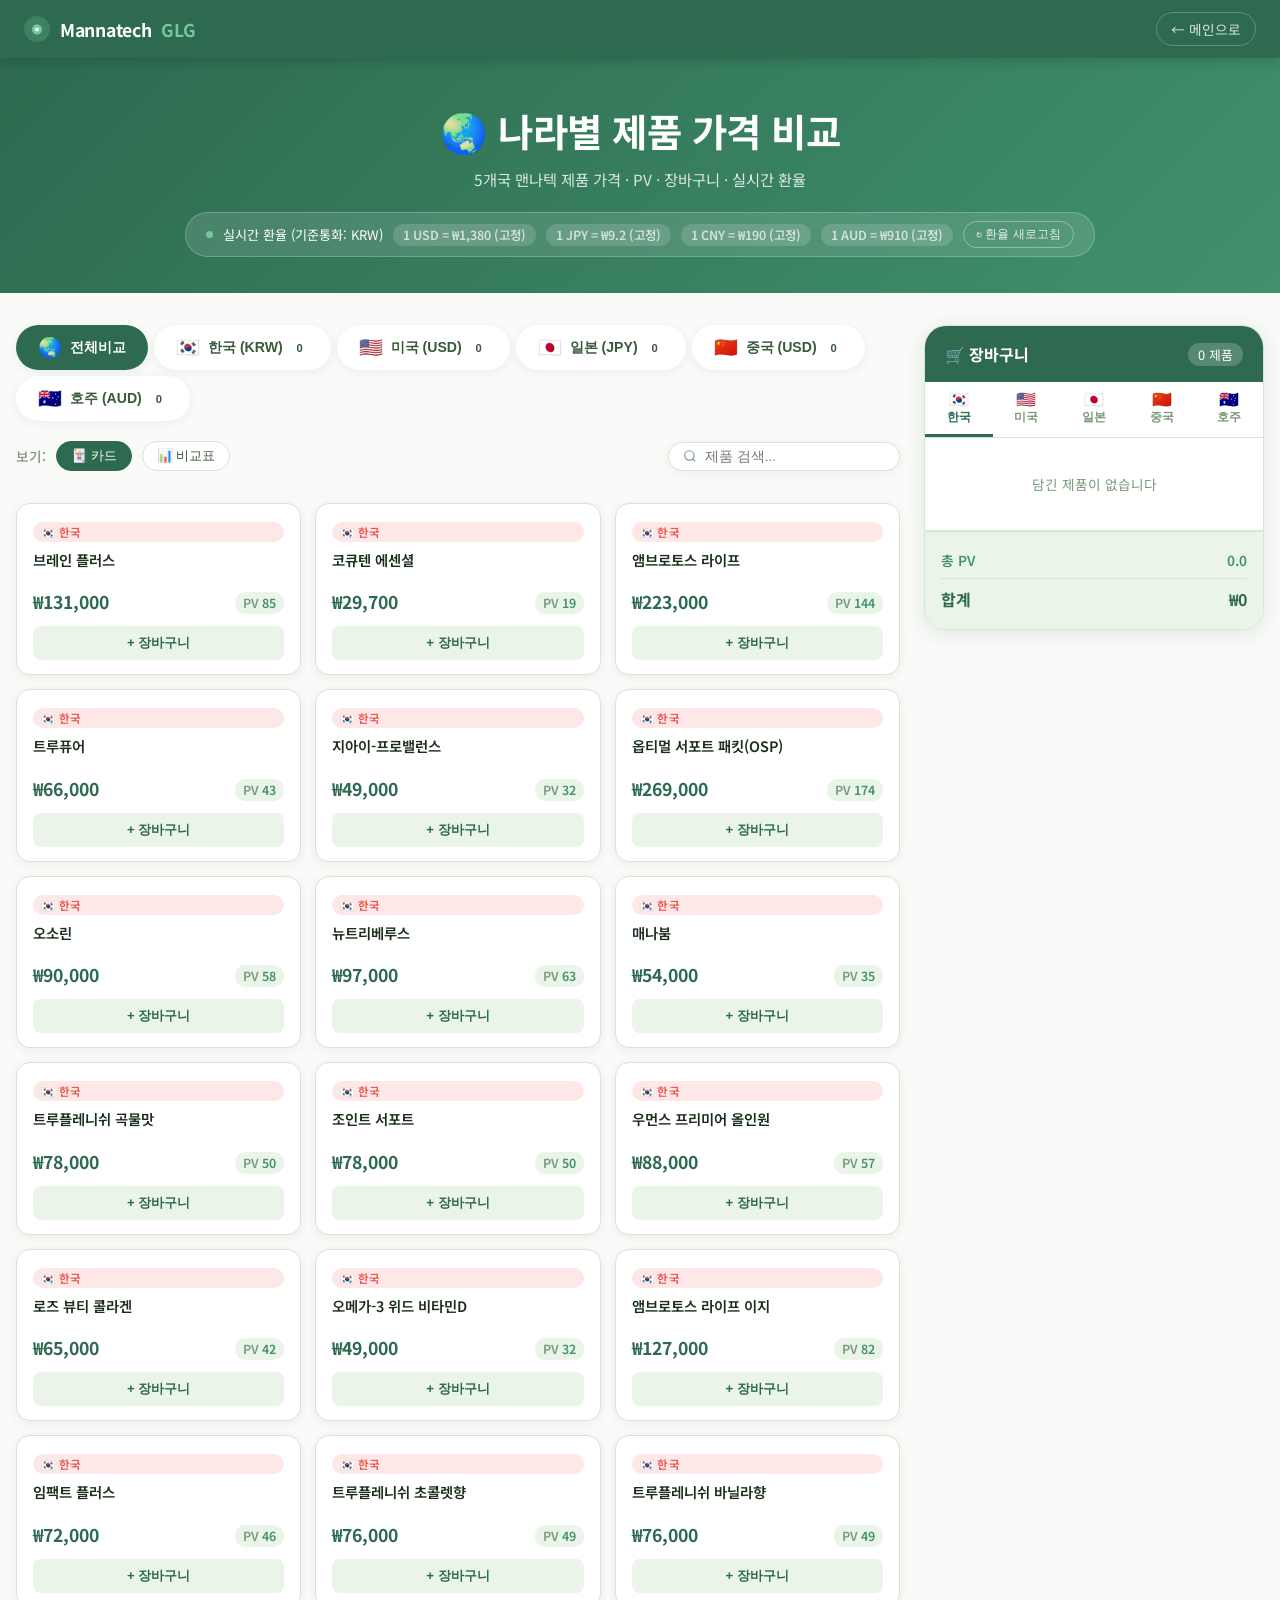
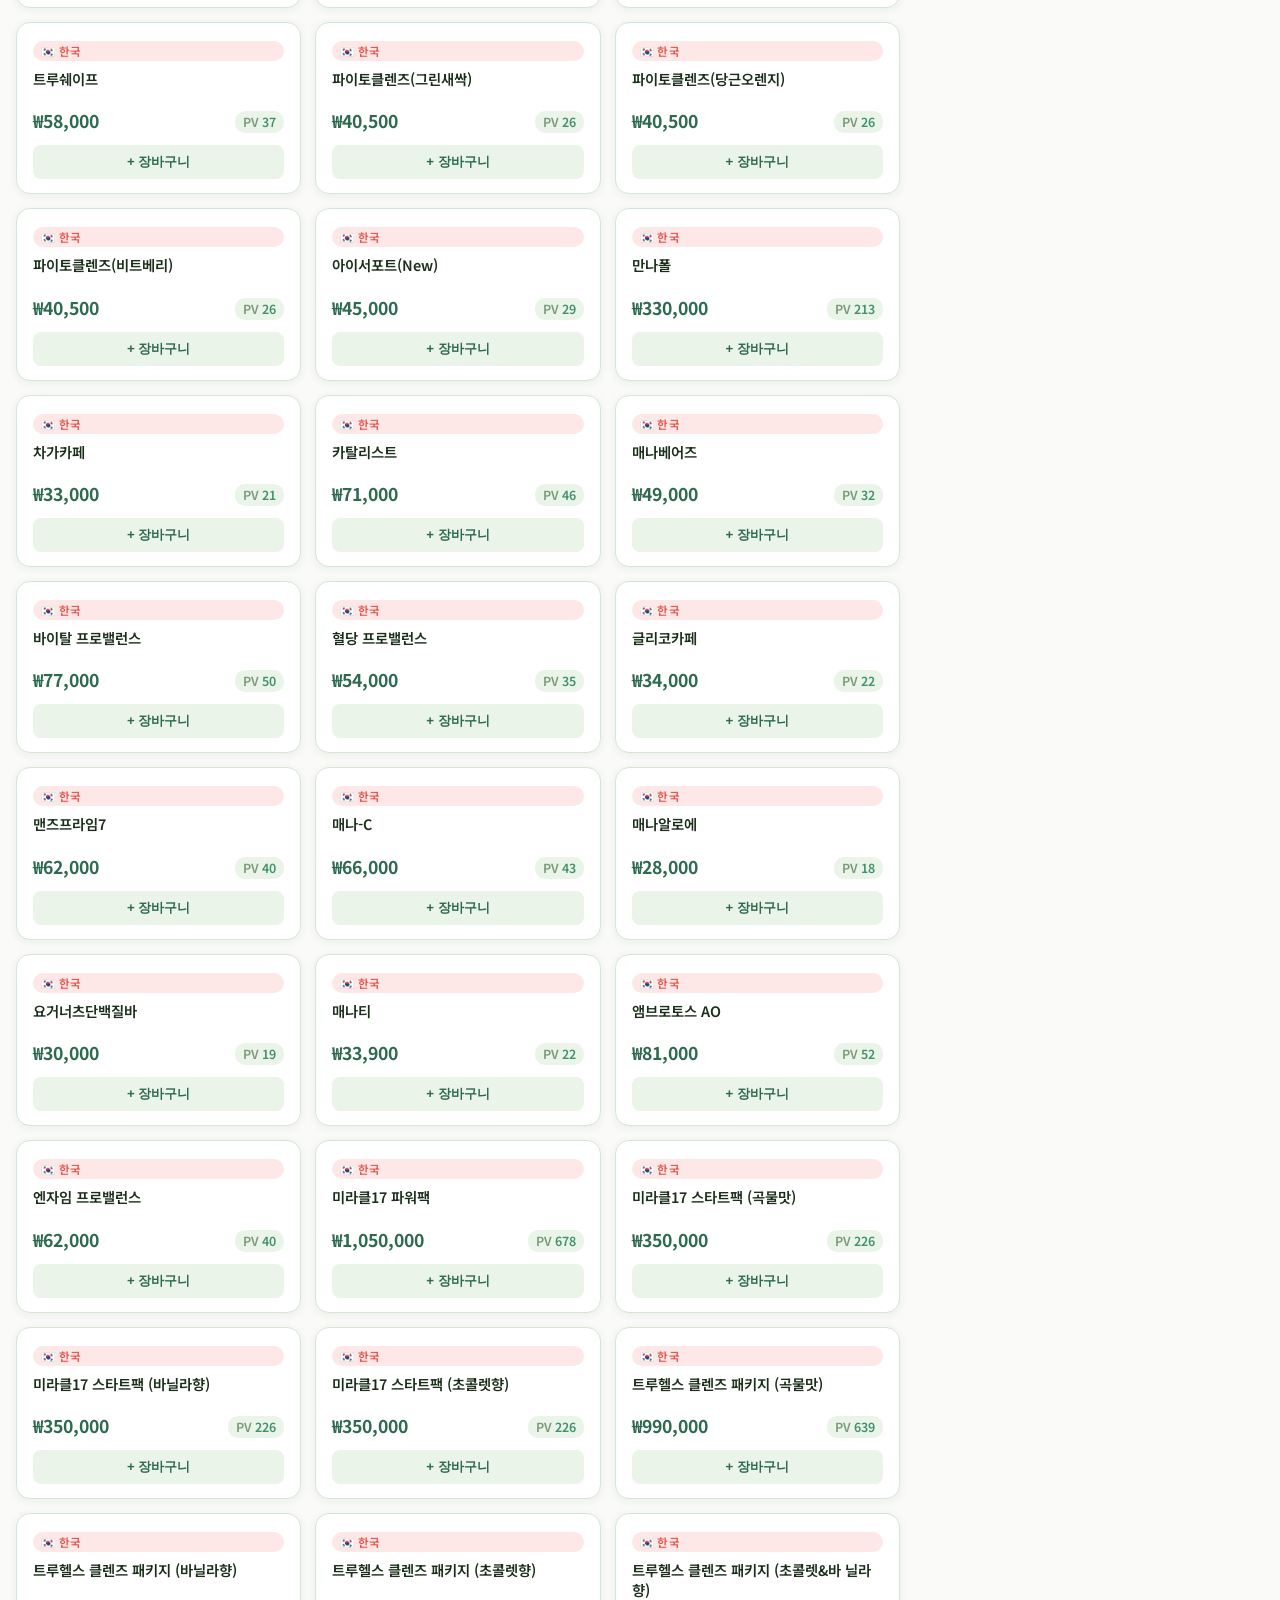
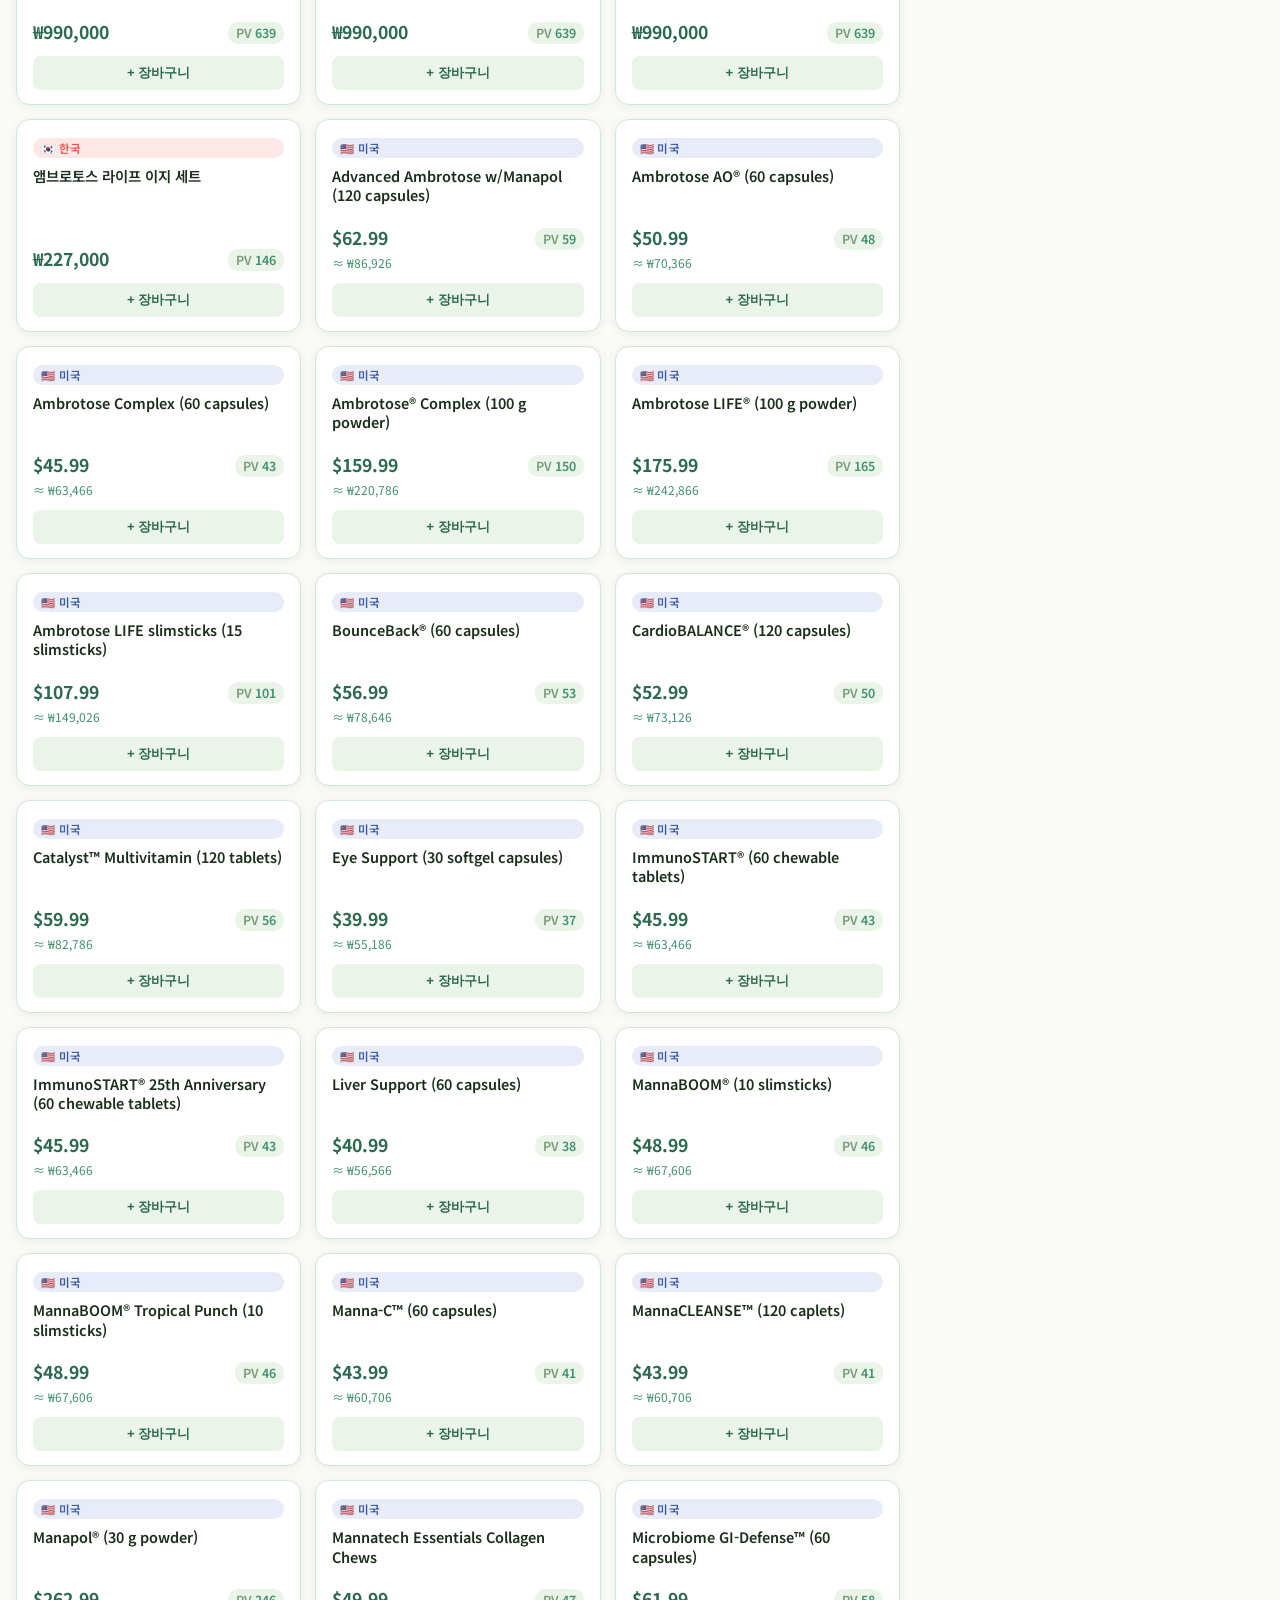
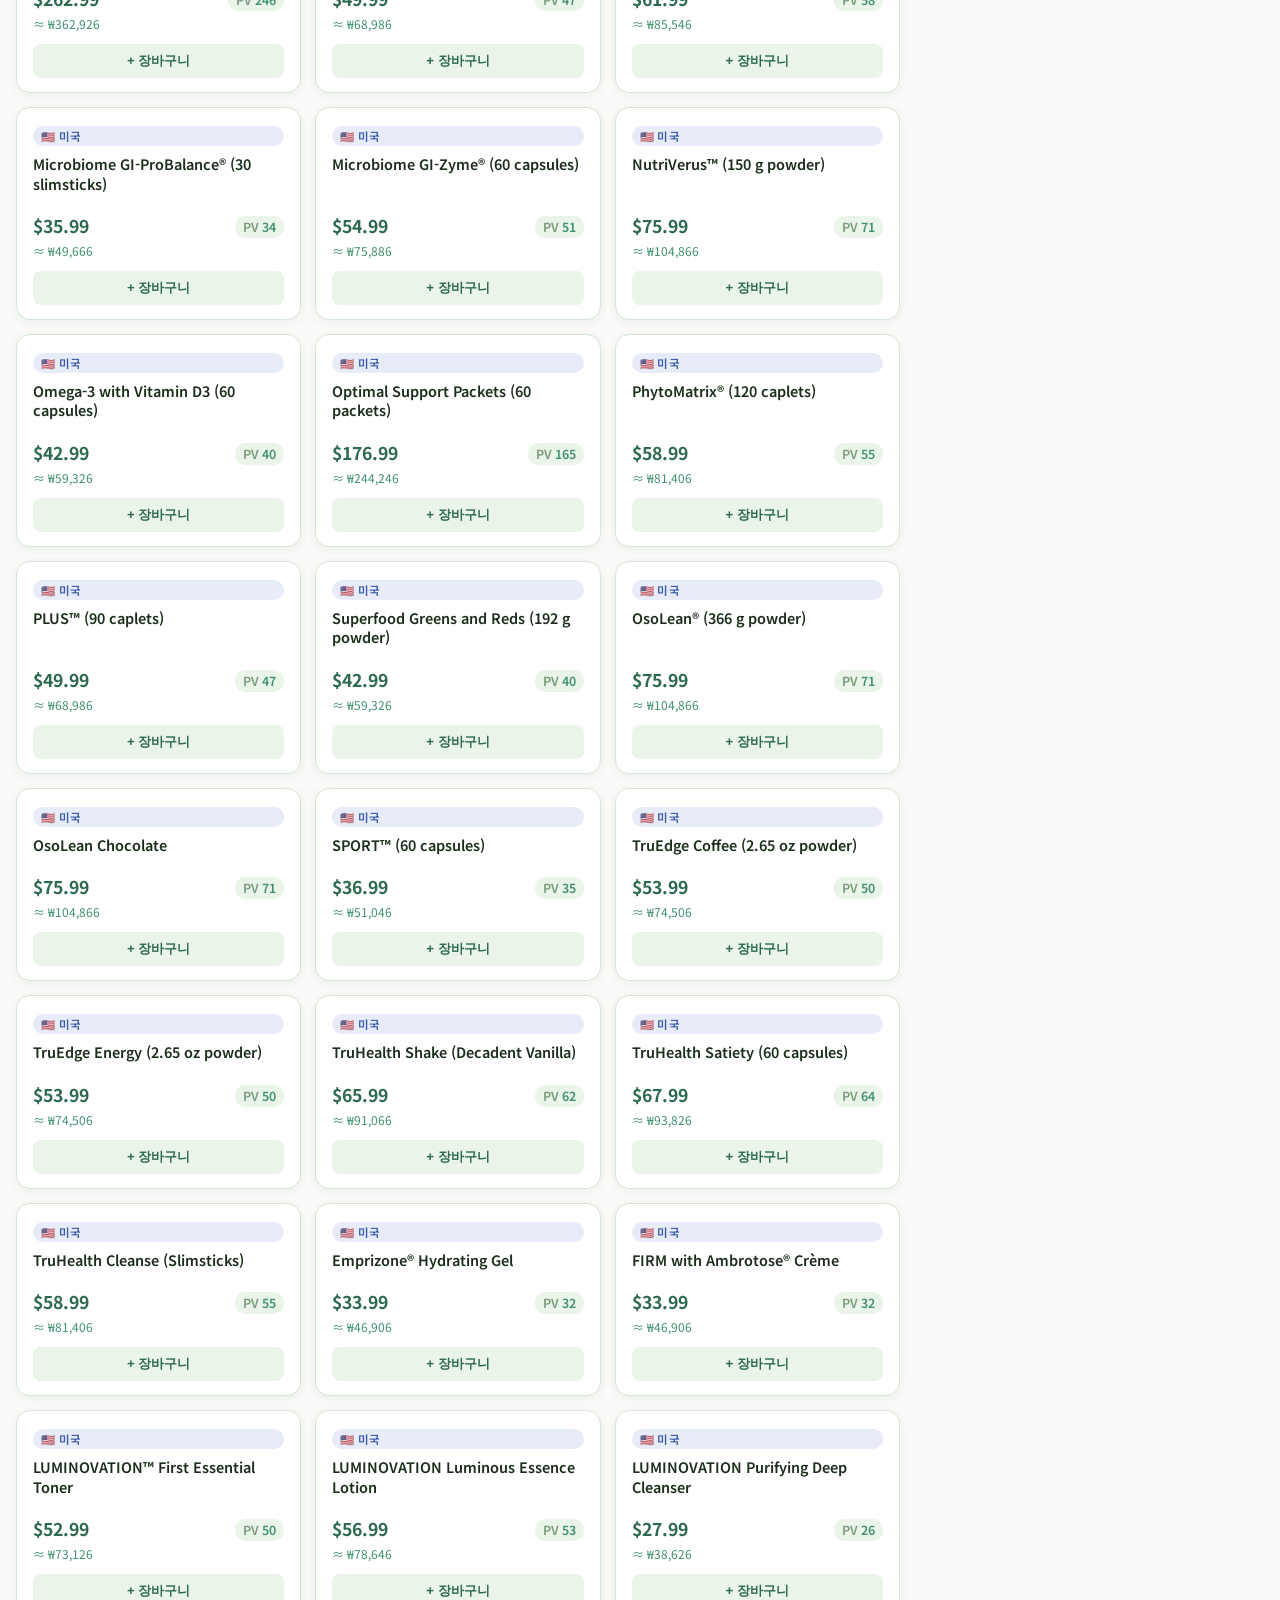
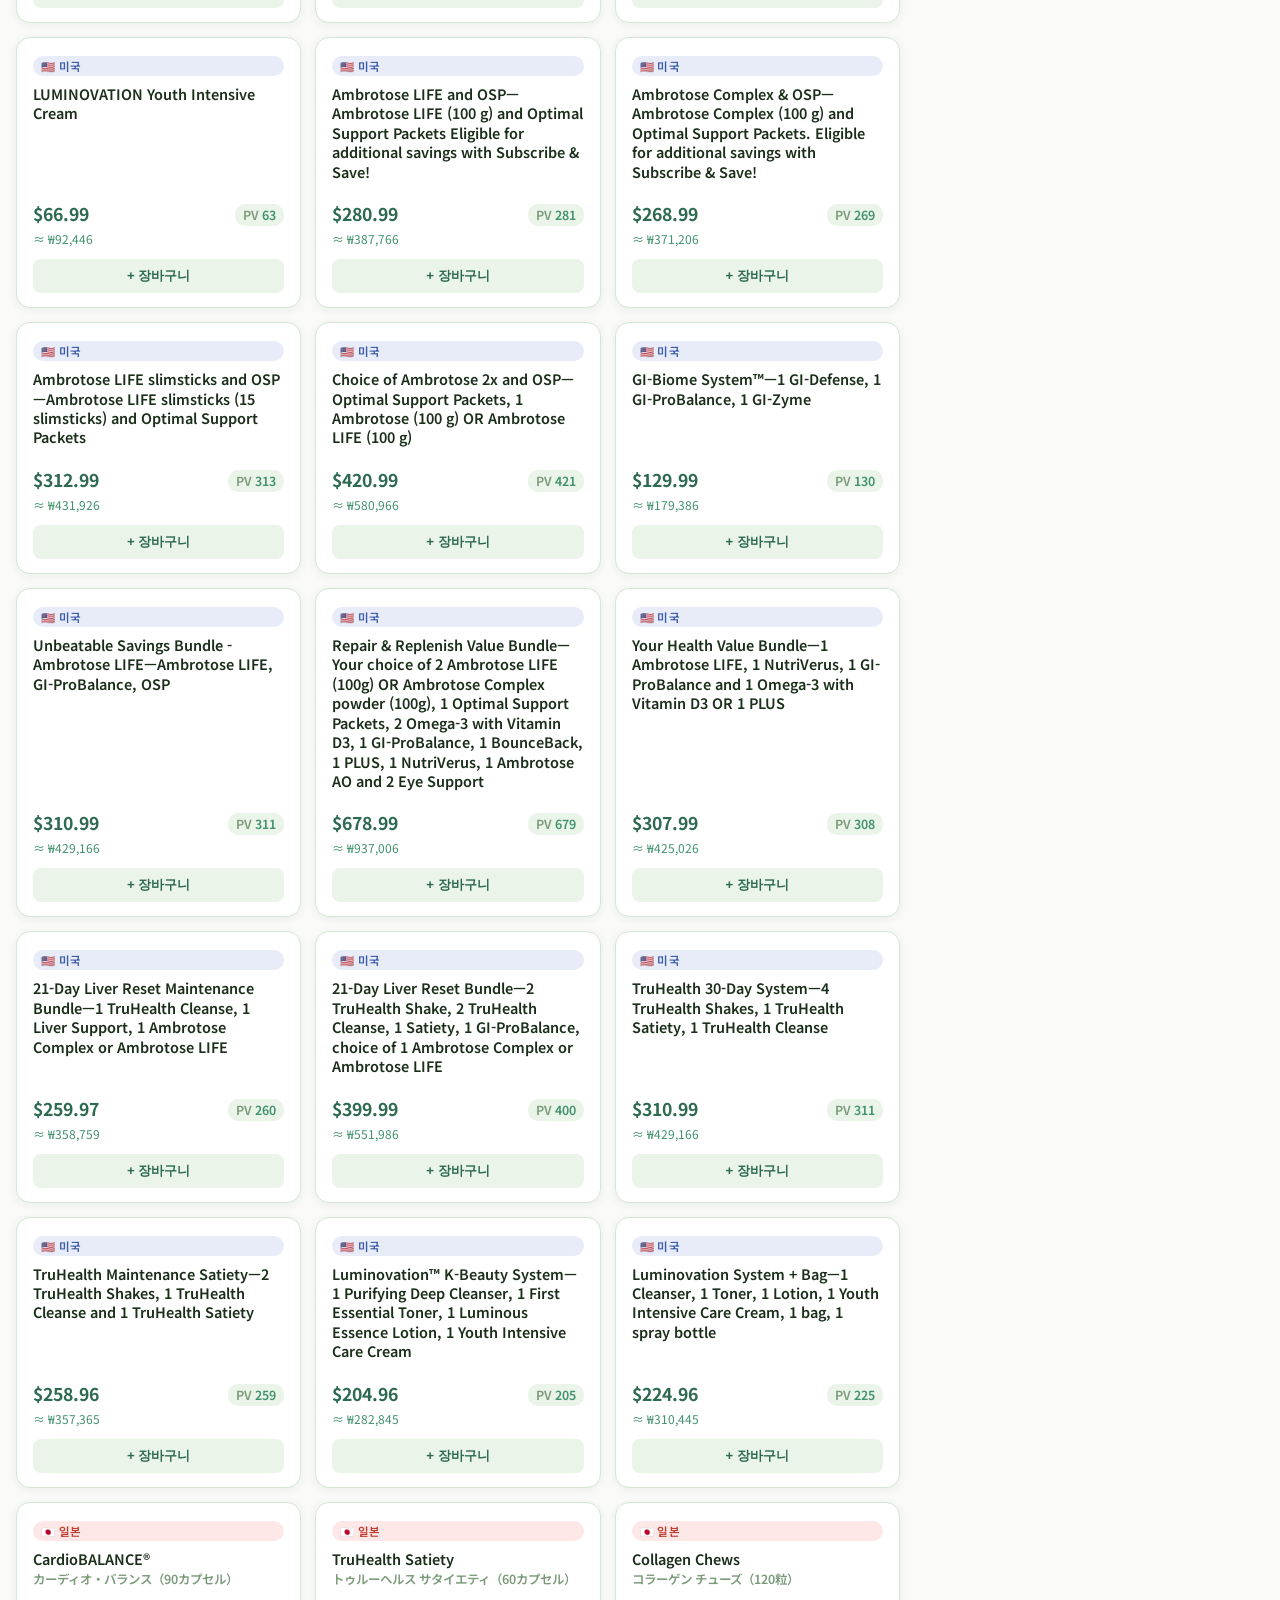
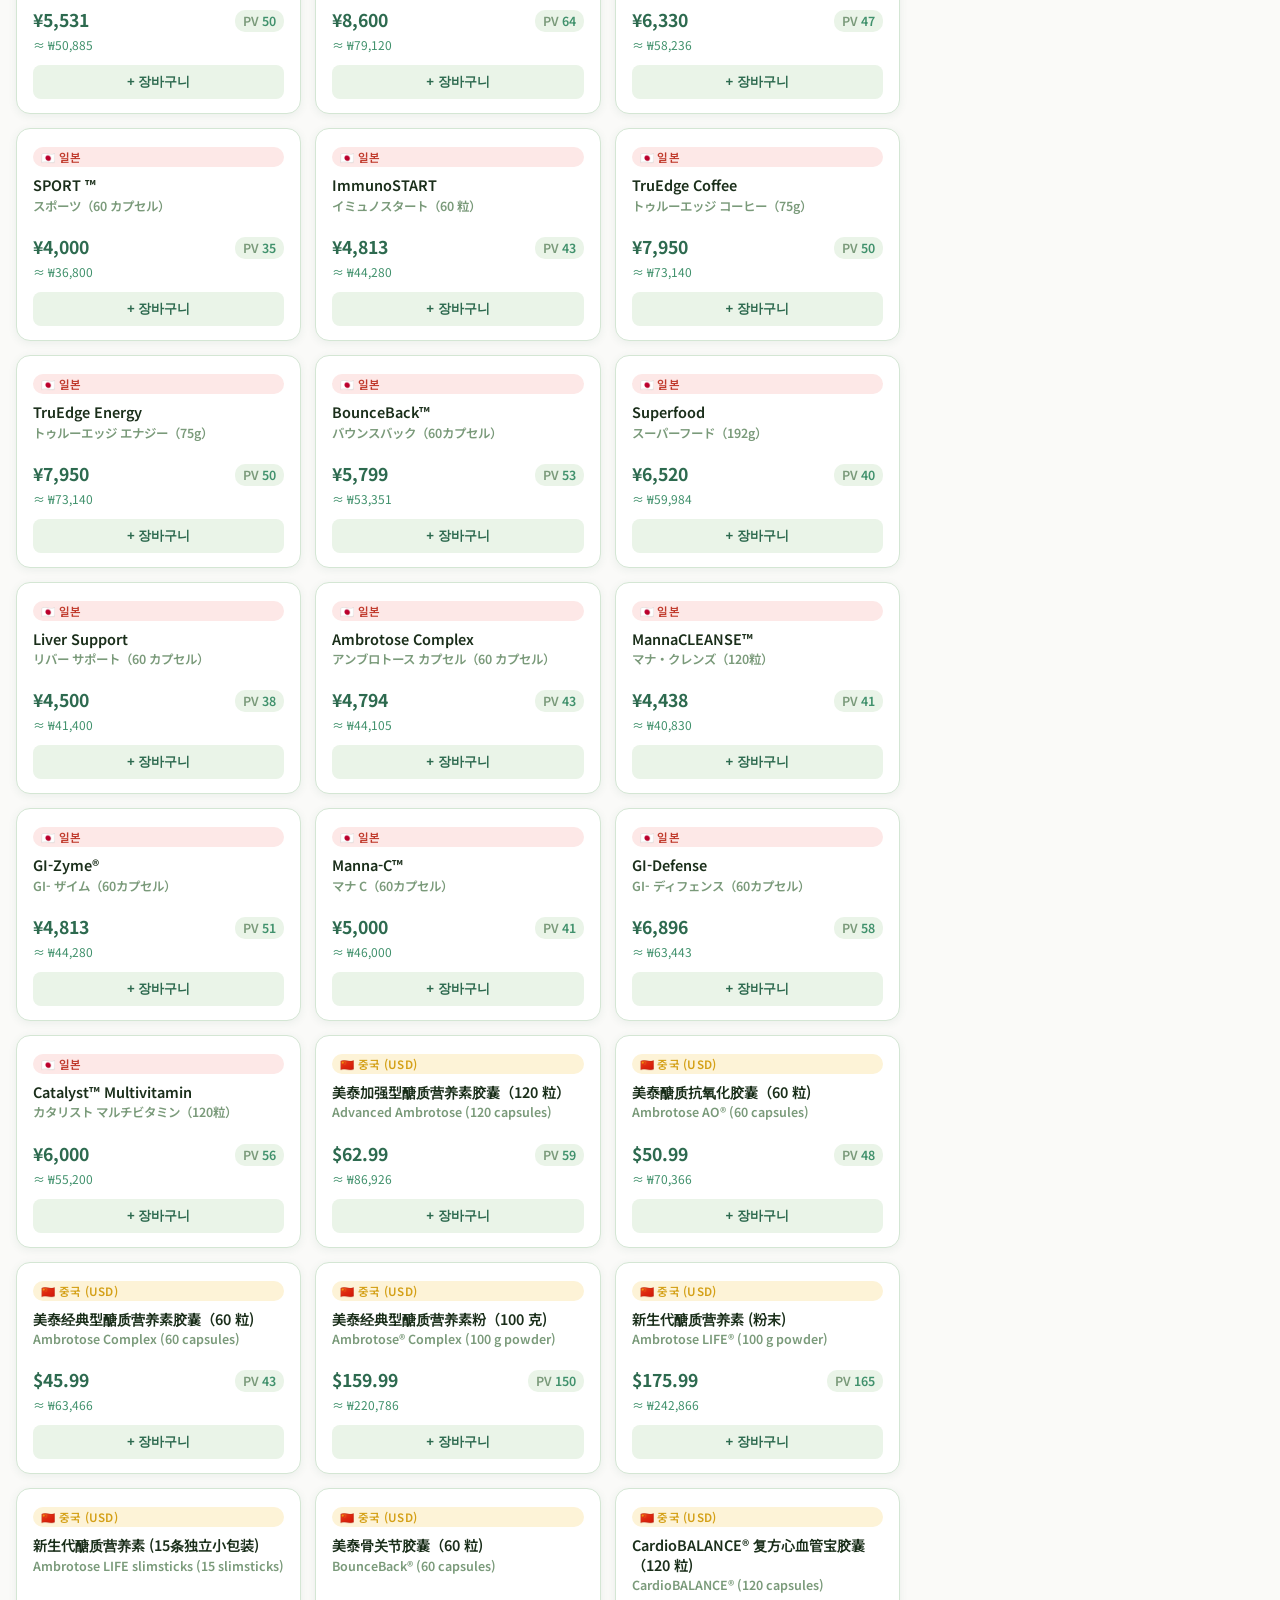
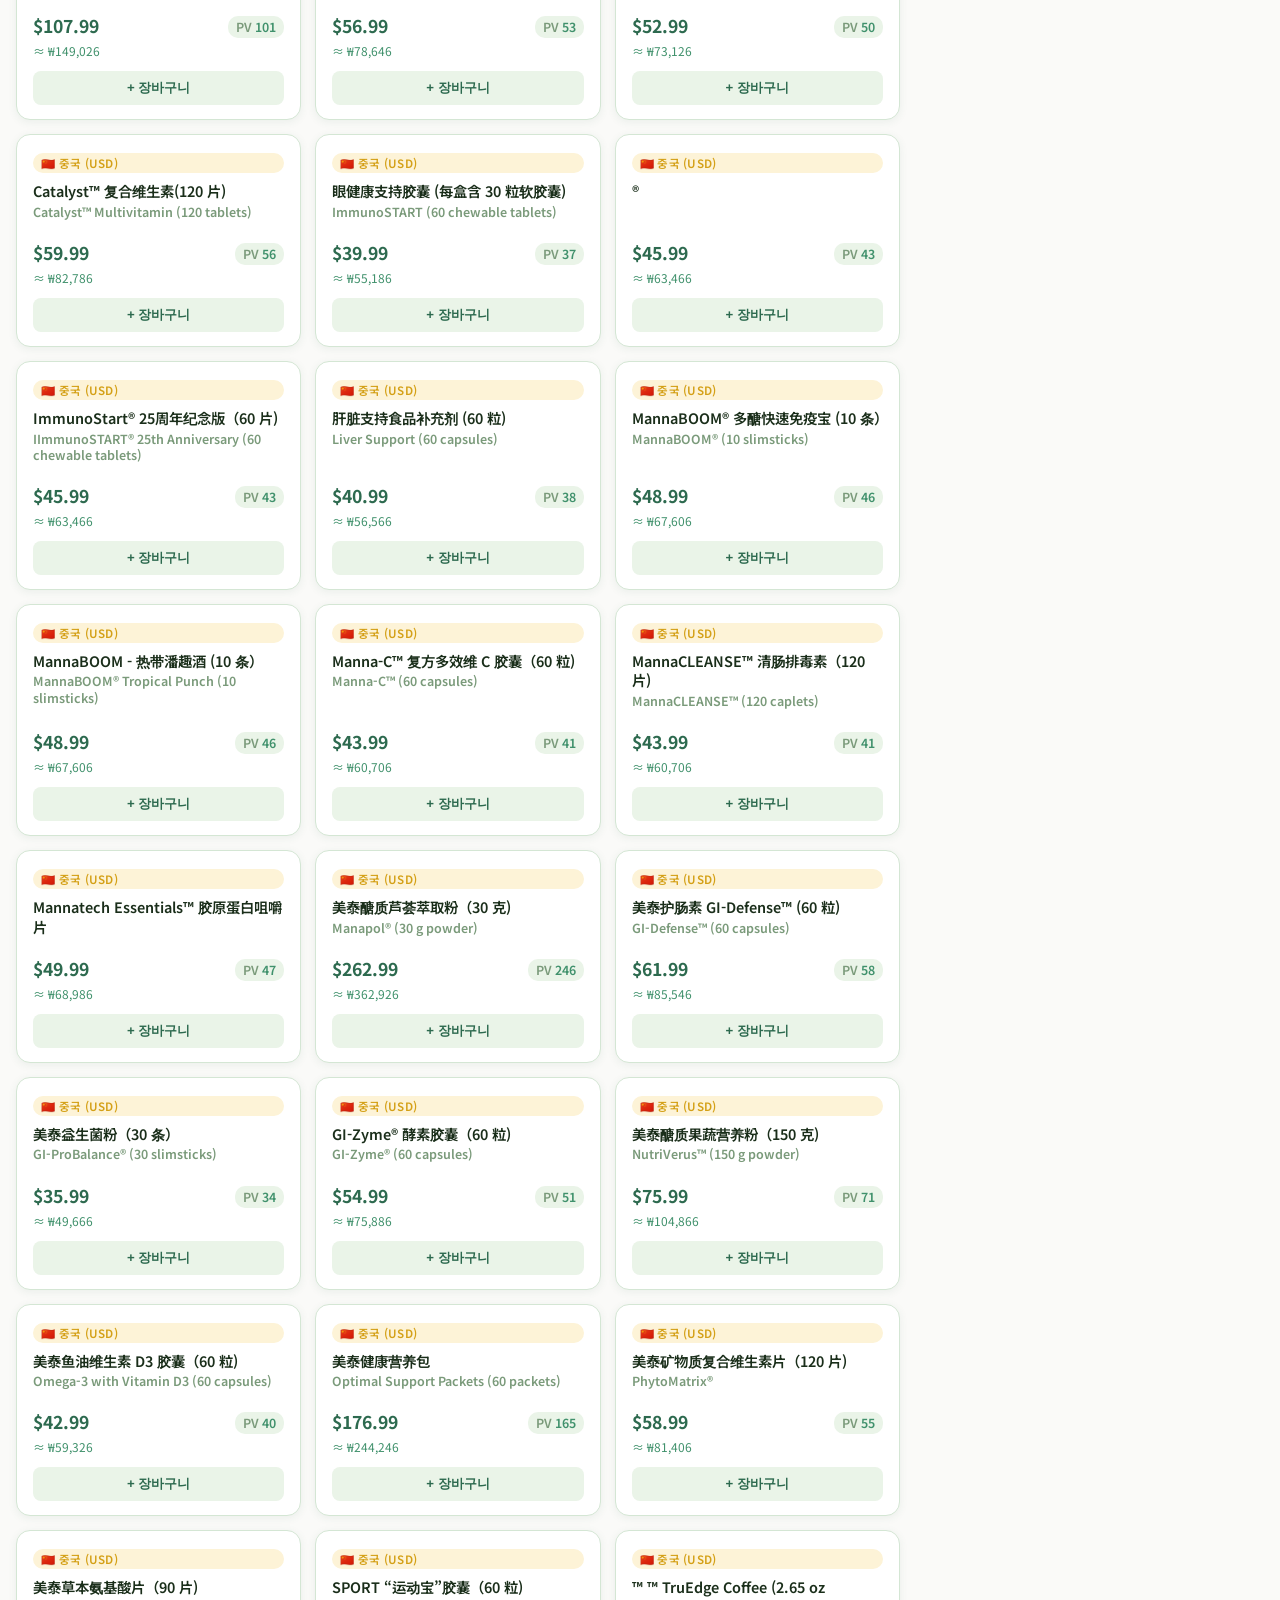
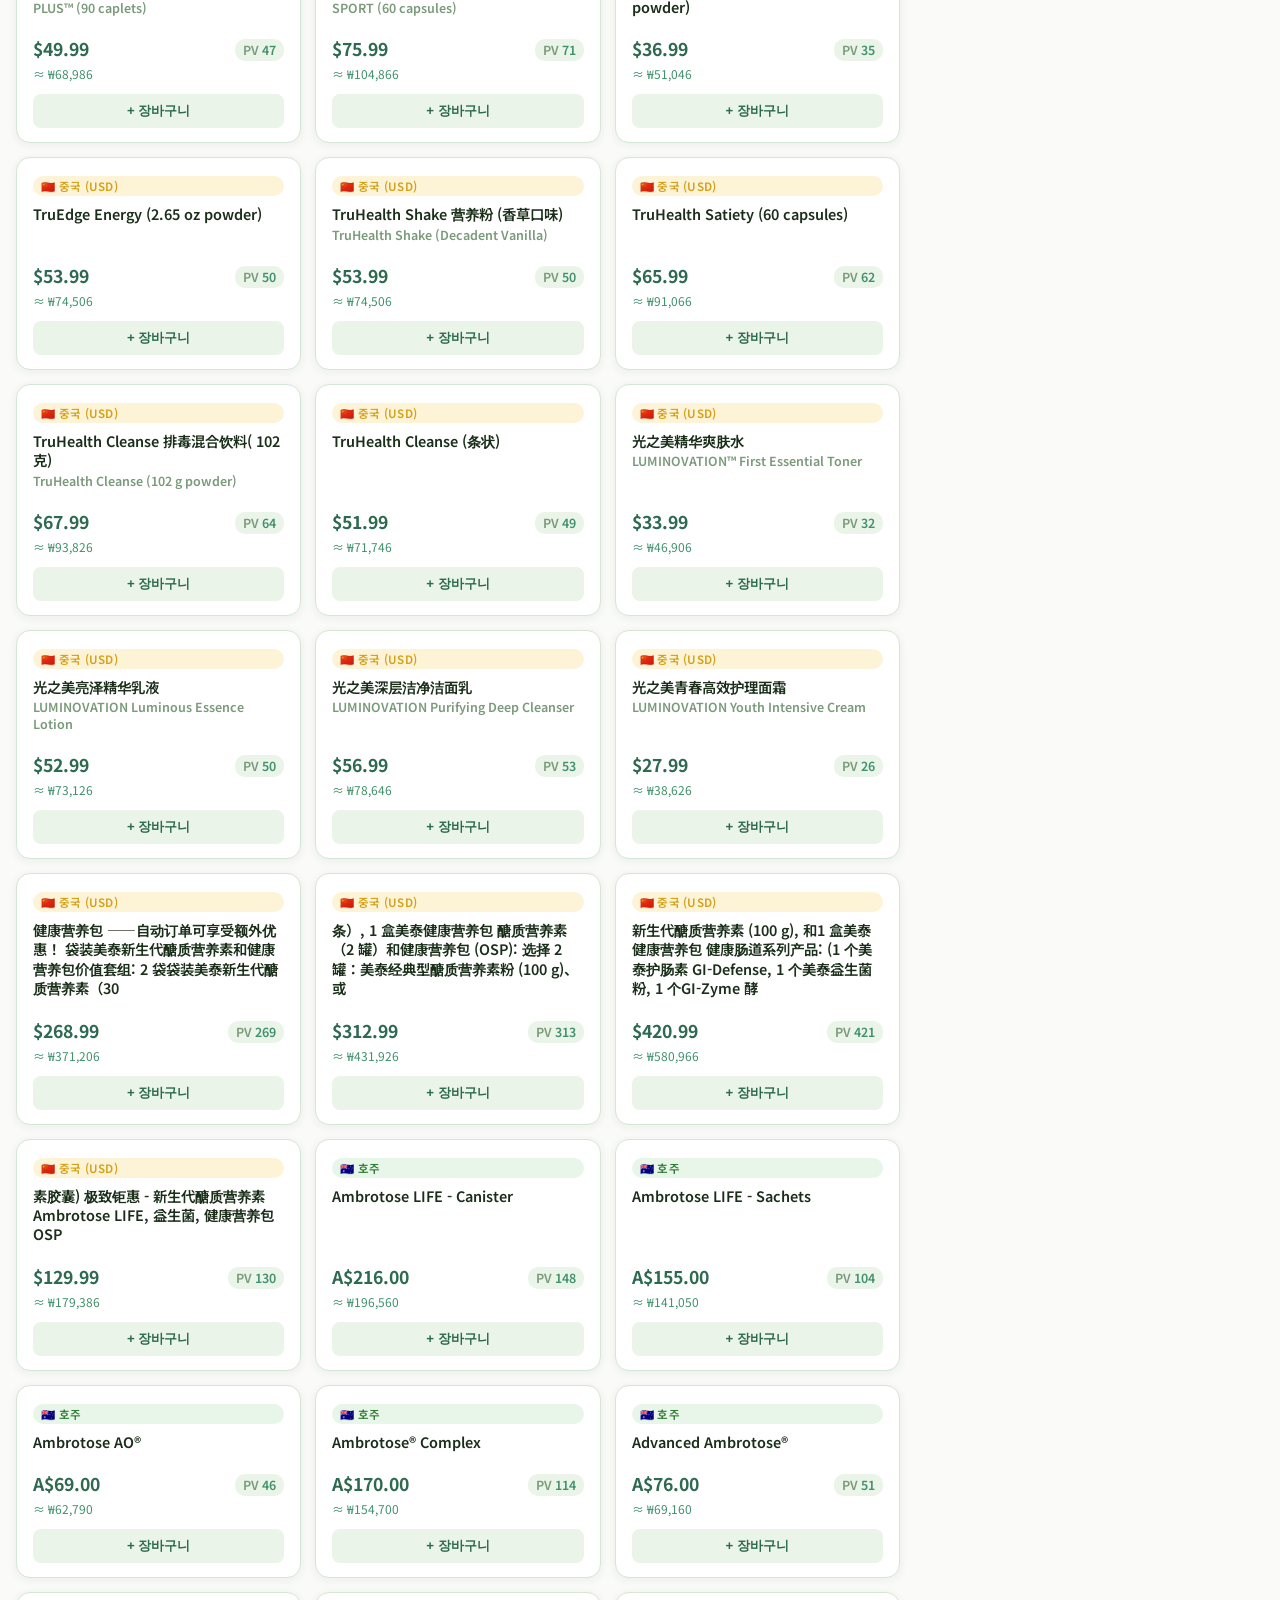
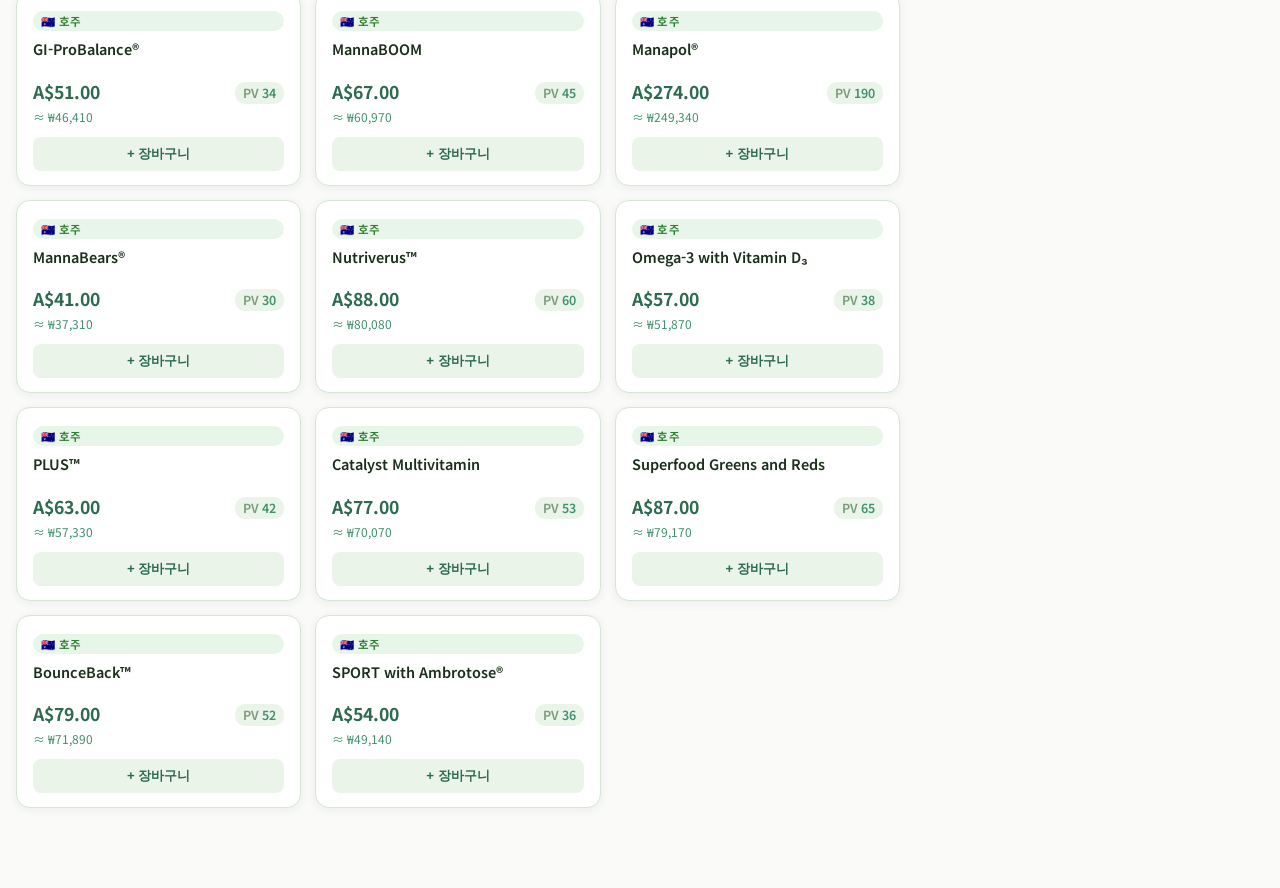
<file: price-compare.html>
<!DOCTYPE html>
<html lang="ko">
<head>
<meta charset="UTF-8">
<meta name="viewport" content="width=device-width, initial-scale=1.0">
<title>Mannatech GLG — 나라별 가격 비교</title>
<link rel="icon" href="data:image/svg+xml,<svg xmlns='http://www.w3.org/2000/svg' viewBox='0 0 32 32'><circle cx='16' cy='16' r='16' fill='%232d6a4f'/><circle cx='16' cy='16' r='7' fill='%2374c69d'/></svg>">
<link rel="preconnect" href="https://fonts.googleapis.com">
<link href="https://fonts.googleapis.com/css2?family=Noto+Sans+KR:wght@300;400;500;600;700&family=Inter:wght@300;400;500;600;700&display=swap" rel="stylesheet">
<style>
/* ─── CSS RESET & BASE ─────────────────────────────────── */
*, *::before, *::after { box-sizing: border-box; margin: 0; padding: 0; }
:root {
  --green-dark:   #2d6a4f;
  --green-mid:    #40916c;
  --green-light:  #74c69d;
  --cream:        #fdf6ec;
  --sage-pale:    #eaf4e8;
  --sky-pale:     #deeef9;
  --lavender:     #edeaf8;
  --peach-pale:   #fde8d8;
  --off-white:    #fafaf8;
  --text-dark:    #1a2e1a;
  --text-mid:     #3a5a3a;
  --text-muted:   #7a9a7a;
  --border:       #d4e6d4;
  --shadow-sm:    0 2px 8px rgba(45,106,79,.08);
  --shadow-md:    0 4px 20px rgba(45,106,79,.13);
  --shadow-lg:    0 8px 40px rgba(45,106,79,.18);
  --radius-sm:    8px;
  --radius-md:    14px;
  --radius-lg:    22px;
  --radius-xl:    36px;

  /* Country accent colours */
  --kr:  #e8534a; /* Korea red */
  --us:  #3a5aac; /* USA blue */
  --jp:  #c0392b; /* Japan red */
  --cn:  #d4a017; /* China gold */
  --au:  #2e7d32; /* Australia green */
}
html { scroll-behavior: smooth; }
body {
  font-family: 'Noto Sans KR', 'Inter', sans-serif;
  background: var(--off-white);
  color: var(--text-dark);
  min-height: 100vh;
}

/* ─── TOPBAR ─────────────────────────────────────────────── */
.topbar {
  background: var(--green-dark);
  color: #fff;
  padding: 0 24px;
  height: 58px;
  display: flex;
  align-items: center;
  justify-content: space-between;
  position: sticky;
  top: 0;
  z-index: 100;
  box-shadow: 0 2px 12px rgba(0,0,0,.18);
}
.topbar-logo {
  display: flex;
  align-items: center;
  gap: 10px;
  font-size: 1.1rem;
  font-weight: 700;
  letter-spacing: -.3px;
  text-decoration: none;
  color: #fff;
}
.topbar-logo span { color: var(--green-light); }
.topbar-back {
  font-size: .85rem;
  color: rgba(255,255,255,.82);
  text-decoration: none;
  display: flex;
  align-items: center;
  gap: 6px;
  padding: 6px 14px;
  border: 1px solid rgba(255,255,255,.25);
  border-radius: 20px;
  transition: all .2s;
}
.topbar-back:hover { background: rgba(255,255,255,.12); color: #fff; }

/* ─── HERO STRIP ─────────────────────────────────────────── */
.page-hero {
  background: linear-gradient(135deg, var(--green-dark) 0%, var(--green-mid) 100%);
  color: #fff;
  padding: 44px 24px 36px;
  text-align: center;
}
.page-hero h1 {
  font-size: clamp(1.6rem, 4vw, 2.4rem);
  font-weight: 700;
  letter-spacing: -.5px;
}
.page-hero p {
  margin-top: 10px;
  font-size: .96rem;
  opacity: .82;
}
.exchange-bar {
  margin-top: 22px;
  display: inline-flex;
  align-items: center;
  gap: 10px;
  background: rgba(255,255,255,.12);
  border: 1px solid rgba(255,255,255,.22);
  border-radius: 30px;
  padding: 8px 20px;
  font-size: .82rem;
  flex-wrap: wrap;
  justify-content: center;
}
.exchange-bar .dot { width: 7px; height: 7px; border-radius: 50%; background: var(--green-light); display: inline-block; }
.rate-badge {
  padding: 2px 10px;
  border-radius: 12px;
  font-weight: 600;
  font-size: .78rem;
}
.rate-live { background: rgba(116,198,157,.3); color: #b4fbd3; }
.rate-loading { background: rgba(255,255,255,.15); color: rgba(255,255,255,.7); }
#refresh-rates {
  background: none;
  border: 1px solid rgba(255,255,255,.35);
  color: rgba(255,255,255,.85);
  padding: 4px 12px;
  border-radius: 14px;
  cursor: pointer;
  font-size: .78rem;
  transition: all .2s;
}
#refresh-rates:hover { background: rgba(255,255,255,.15); color: #fff; }

/* ─── MAIN LAYOUT ─────────────────────────────────────────── */
.main-wrap {
  max-width: 1400px;
  margin: 0 auto;
  padding: 32px 16px 80px;
  display: grid;
  grid-template-columns: 1fr 340px;
  gap: 24px;
  align-items: start;
}
@media (max-width: 1100px) { .main-wrap { grid-template-columns: 1fr; } }

/* ─── COUNTRY TABS ────────────────────────────────────────── */
.tabs-wrap {
  display: flex;
  gap: 6px;
  flex-wrap: wrap;
  margin-bottom: 20px;
}
.tab-btn {
  display: flex;
  align-items: center;
  gap: 8px;
  padding: 9px 20px;
  border-radius: 30px;
  border: 2px solid transparent;
  background: #fff;
  cursor: pointer;
  font-size: .88rem;
  font-weight: 600;
  transition: all .22s;
  box-shadow: var(--shadow-sm);
  color: var(--text-mid);
}
.tab-btn .flag { font-size: 1.2rem; }
.tab-btn:hover { box-shadow: var(--shadow-md); transform: translateY(-1px); }
.tab-btn.active { color: #fff; border-color: transparent; }
.tab-btn[data-country="KR"].active { background: var(--kr); }
.tab-btn[data-country="US"].active { background: var(--us); }
.tab-btn[data-country="JP"].active { background: var(--jp); }
.tab-btn[data-country="CN"].active { background: var(--cn); }
.tab-btn[data-country="AU"].active { background: var(--au); }
.tab-btn[data-country="ALL"].active { background: var(--green-dark); }
.tab-btn .cart-count-badge {
  min-width: 18px; height: 18px;
  border-radius: 9px;
  background: rgba(255,255,255,.35);
  font-size: .7rem;
  display: inline-flex;
  align-items: center;
  justify-content: center;
  padding: 0 4px;
}
.tab-btn.active .cart-count-badge { background: rgba(255,255,255,.3); color: #fff; }

/* ─── VIEW TOGGLE ─────────────────────────────────────────── */
.view-controls {
  display: flex;
  align-items: center;
  gap: 10px;
  margin-bottom: 16px;
  flex-wrap: wrap;
}
.view-controls label { font-size: .85rem; color: var(--text-muted); font-weight: 500; }
.view-toggle-btn {
  padding: 5px 14px;
  border-radius: 18px;
  border: 1px solid var(--border);
  background: #fff;
  cursor: pointer;
  font-size: .82rem;
  color: var(--text-mid);
  transition: all .18s;
}
.view-toggle-btn.active {
  background: var(--green-dark);
  color: #fff;
  border-color: var(--green-dark);
}
.search-box {
  margin-left: auto;
  display: flex;
  align-items: center;
  gap: 8px;
  background: #fff;
  border: 1px solid var(--border);
  border-radius: 20px;
  padding: 6px 14px;
  box-shadow: var(--shadow-sm);
}
.search-box input {
  border: none;
  outline: none;
  font-size: .85rem;
  width: 180px;
  background: transparent;
  color: var(--text-dark);
}
.search-box svg { color: var(--text-muted); flex-shrink: 0; }

/* ─── PRODUCT GRID VIEW ───────────────────────────────────── */
#grid-view { display: grid; grid-template-columns: repeat(auto-fill, minmax(230px, 1fr)); gap: 14px; }
.product-card {
  background: #fff;
  border-radius: var(--radius-md);
  padding: 18px 16px 14px;
  box-shadow: var(--shadow-sm);
  border: 1.5px solid var(--border);
  transition: all .22s;
  position: relative;
  display: flex;
  flex-direction: column;
}
.product-card:hover { box-shadow: var(--shadow-md); transform: translateY(-2px); }
.product-card-country {
  font-size: .72rem;
  font-weight: 600;
  padding: 2px 8px;
  border-radius: 10px;
  display: inline-block;
  margin-bottom: 8px;
  letter-spacing: .3px;
}
.country-KR .product-card-country { background: #fde8e7; color: var(--kr); }
.country-US .product-card-country { background: #e7ecf8; color: var(--us); }
.country-JP .product-card-country { background: #fde8e7; color: var(--jp); }
.country-CN .product-card-country { background: #fdf3d7; color: var(--cn); }
.country-AU .product-card-country { background: #e8f5e9; color: var(--au); }
.product-card-name {
  font-size: .9rem;
  font-weight: 600;
  color: var(--text-dark);
  line-height: 1.35;
  flex: 1;
  margin-bottom: 10px;
}
.product-card-name-sub {
  font-size: .78rem;
  color: var(--text-muted);
  margin-top: 3px;
  line-height: 1.3;
}
.product-card-price-row {
  display: flex;
  align-items: flex-end;
  justify-content: space-between;
  margin-top: 10px;
}
.product-card-price {
  font-size: 1.1rem;
  font-weight: 700;
  color: var(--green-dark);
}
.product-card-pv {
  font-size: .78rem;
  color: var(--text-muted);
  background: var(--sage-pale);
  padding: 2px 8px;
  border-radius: 10px;
  font-weight: 600;
}
.product-card-pv span { color: var(--green-mid); }
/* ─── CARD QUANTITY STEPPER ─────────────────────────────── */
.card-cart-area {
  margin-top: 12px;
  display: flex;
  flex-direction: column;
  gap: 6px;
}
/* Initial state: single wide "+ 담기" button */
.card-add-btn {
  width: 100%;
  padding: 8px;
  border-radius: var(--radius-sm);
  border: none;
  background: var(--sage-pale);
  color: var(--green-dark);
  font-size: .83rem;
  font-weight: 600;
  cursor: pointer;
  transition: all .2s;
  display: flex;
  align-items: center;
  justify-content: center;
  gap: 6px;
}
.card-add-btn:hover { background: var(--green-dark); color: #fff; }
/* Qty stepper row – shown when qty > 0 */
.card-stepper {
  display: none;           /* shown via JS */
  align-items: center;
  border-radius: var(--radius-sm);
  overflow: hidden;
  border: 1.5px solid var(--green-mid);
  height: 34px;
}
.card-stepper.visible { display: flex; }
.cs-btn {
  flex: 0 0 34px;
  height: 100%;
  border: none;
  background: var(--green-dark);
  color: #fff;
  font-size: 1.1rem;
  line-height: 1;
  cursor: pointer;
  transition: background .15s;
  display: flex;
  align-items: center;
  justify-content: center;
}
.cs-btn:hover { background: var(--green-mid); }
.cs-num {
  flex: 1;
  text-align: center;
  font-size: .92rem;
  font-weight: 700;
  color: var(--green-dark);
  background: #fff;
  height: 100%;
  display: flex;
  align-items: center;
  justify-content: center;
  min-width: 28px;
  user-select: none;
}
/* subtotal line inside card */
.card-subtotal {
  display: none;
  font-size: .78rem;
  font-weight: 600;
  color: var(--green-mid);
  text-align: right;
  padding-right: 2px;
}
.card-subtotal.visible { display: block; }

/* compare-table inline stepper */
.tbl-stepper {
  display: inline-flex;
  align-items: center;
  border: 1.5px solid var(--green-mid);
  border-radius: 8px;
  overflow: hidden;
  margin-top: 5px;
  height: 28px;
}
.ts-btn {
  width: 26px; height: 100%;
  border: none;
  background: var(--green-dark);
  color: #fff;
  font-size: 1rem;
  cursor: pointer;
  display: flex;
  align-items: center;
  justify-content: center;
  transition: background .15s;
}
.ts-btn:hover { background: var(--green-mid); }
.ts-num {
  min-width: 24px;
  text-align: center;
  font-size: .82rem;
  font-weight: 700;
  color: var(--green-dark);
  background: #fff;
  height: 100%;
  display: flex;
  align-items: center;
  justify-content: center;
  padding: 0 4px;
  user-select: none;
}
.ts-add-btn {
  display: block;
  margin-top: 5px;
  padding: 3px 10px;
  border-radius: 8px;
  border: 1.5px solid var(--green-mid);
  background: #fff;
  color: var(--green-mid);
  font-size: .75rem;
  font-weight: 600;
  cursor: pointer;
  transition: all .18s;
  white-space: nowrap;
}
.ts-add-btn:hover { background: var(--green-dark); color: #fff; border-color: var(--green-dark); }

/* ─── COMPARISON TABLE ────────────────────────────────────── */
#compare-view { display: none; }
.compare-table-wrap { overflow-x: auto; border-radius: var(--radius-md); box-shadow: var(--shadow-sm); }
.compare-table {
  width: 100%;
  border-collapse: collapse;
  background: #fff;
  min-width: 780px;
}
.compare-table th {
  padding: 12px 14px;
  text-align: center;
  font-size: .82rem;
  font-weight: 700;
  letter-spacing: .2px;
  border-bottom: 2px solid var(--border);
  white-space: nowrap;
}
.compare-table th.name-col { text-align: left; min-width: 220px; background: var(--sage-pale); }
.compare-table th.kr-col { background: #fde8e7; color: var(--kr); }
.compare-table th.us-col { background: #e7ecf8; color: var(--us); }
.compare-table th.jp-col { background: #fde8e7; color: var(--jp); }
.compare-table th.cn-col { background: #fdf3d7; color: var(--cn); }
.compare-table th.au-col { background: #e8f5e9; color: var(--au); }
.compare-table td {
  padding: 10px 14px;
  border-bottom: 1px solid #f0f4f0;
  font-size: .85rem;
  vertical-align: middle;
}
.compare-table td.name-col {
  font-weight: 600;
  color: var(--text-dark);
  background: var(--off-white);
}
.compare-table td.price-cell { text-align: center; white-space: nowrap; }
.compare-table td.empty-cell { text-align: center; color: #ccc; font-size: 1rem; }
.compare-table tr:hover td { background: #f7fdf7; }
.compare-table tr:hover td.name-col { background: var(--sage-pale); }
.price-main { font-weight: 700; color: var(--green-dark); display: block; }
.price-pv { font-size: .72rem; color: var(--text-muted); margin-top: 2px; display: block; }
.price-converted { font-size: .73rem; color: var(--green-mid); margin-top: 1px; display: block; }
.best-price { background: #e8f5e9 !important; }
.best-price .price-main { color: var(--au); }

/* ─── CART PANEL ──────────────────────────────────────────── */
.cart-panel {
  background: #fff;
  border-radius: var(--radius-lg);
  box-shadow: var(--shadow-md);
  border: 1.5px solid var(--border);
  position: sticky;
  top: 78px;
  overflow: hidden;
}
.cart-header {
  background: var(--green-dark);
  color: #fff;
  padding: 16px 20px;
  display: flex;
  align-items: center;
  justify-content: space-between;
}
.cart-header h2 { font-size: 1rem; font-weight: 700; }
.cart-header-badge {
  background: rgba(255,255,255,.2);
  border-radius: 12px;
  padding: 2px 10px;
  font-size: .8rem;
}
.cart-country-tabs {
  display: flex;
  overflow-x: auto;
  border-bottom: 1px solid var(--border);
}
.cart-country-tab {
  flex: 1;
  min-width: 52px;
  padding: 8px 4px;
  border: none;
  background: none;
  cursor: pointer;
  font-size: .75rem;
  font-weight: 600;
  color: var(--text-muted);
  border-bottom: 3px solid transparent;
  transition: all .18s;
  white-space: nowrap;
  text-align: center;
}
.cart-country-tab.active { color: var(--green-dark); border-bottom-color: var(--green-dark); }
.cart-country-tab .tab-flag { font-size: 1rem; display: block; }
.cart-body { padding: 0; }
.cart-country-panel { display: none; }
.cart-country-panel.active { display: block; }
.cart-items {
  max-height: 340px;
  overflow-y: auto;
  padding: 8px 0;
}
.cart-items:empty::after {
  content: '담긴 제품이 없습니다';
  display: block;
  text-align: center;
  padding: 32px 16px;
  color: var(--text-muted);
  font-size: .85rem;
}
.cart-item {
  display: flex;
  align-items: center;
  gap: 10px;
  padding: 9px 16px;
  border-bottom: 1px solid #f5f5f5;
  transition: background .15s;
}
.cart-item:hover { background: var(--sage-pale); }
.cart-item-name {
  flex: 1;
  font-size: .82rem;
  font-weight: 500;
  color: var(--text-dark);
  line-height: 1.3;
}
.cart-qty-ctrl {
  display: flex;
  align-items: center;
  gap: 5px;
  flex-shrink: 0;
}
.qty-btn {
  width: 22px; height: 22px;
  border-radius: 50%;
  border: 1px solid var(--border);
  background: #fff;
  cursor: pointer;
  display: flex;
  align-items: center;
  justify-content: center;
  font-size: .85rem;
  line-height: 1;
  transition: all .15s;
  color: var(--text-mid);
}
.qty-btn:hover { background: var(--green-dark); color: #fff; border-color: var(--green-dark); }
.qty-num { font-size: .82rem; font-weight: 700; min-width: 18px; text-align: center; color: var(--text-dark); }
.cart-item-price {
  font-size: .82rem;
  font-weight: 700;
  color: var(--green-dark);
  min-width: 70px;
  text-align: right;
  flex-shrink: 0;
}
.cart-item-remove {
  border: none; background: none; cursor: pointer; color: #ccc;
  font-size: .9rem; padding: 2px 4px; transition: color .15s;
}
.cart-item-remove:hover { color: #e74c3c; }

.cart-totals {
  border-top: 2px solid var(--border);
  padding: 14px 16px;
  background: var(--sage-pale);
}
.cart-total-row {
  display: flex;
  justify-content: space-between;
  align-items: center;
  padding: 4px 0;
  font-size: .86rem;
}
.cart-total-row.main { font-size: 1rem; font-weight: 700; color: var(--green-dark); padding-top: 8px; margin-top: 4px; border-top: 1px solid var(--border); }
.cart-total-row.krw-converted { font-size: .78rem; color: var(--text-muted); }
.cart-total-row.pv-total { color: var(--green-mid); font-weight: 600; }
.cart-clear-btn {
  margin: 12px 16px;
  width: calc(100% - 32px);
  padding: 9px;
  border-radius: var(--radius-sm);
  border: 1.5px solid var(--border);
  background: #fff;
  cursor: pointer;
  font-size: .82rem;
  color: #e74c3c;
  font-weight: 600;
  transition: all .18s;
}
.cart-clear-btn:hover { background: #e74c3c; color: #fff; border-color: #e74c3c; }

/* ─── LOADING / ERROR STATES ──────────────────────────────── */
.loading-overlay {
  text-align: center;
  padding: 60px 20px;
  color: var(--text-muted);
}
.spinner {
  width: 36px; height: 36px;
  border: 3px solid var(--border);
  border-top-color: var(--green-mid);
  border-radius: 50%;
  animation: spin .7s linear infinite;
  margin: 0 auto 16px;
}
@keyframes spin { to { transform: rotate(360deg); } }

/* ─── CATEGORY CHIPS ──────────────────────────────────────── */
.category-bar {
  display: flex;
  gap: 6px;
  flex-wrap: wrap;
  margin-bottom: 16px;
}
.cat-chip {
  padding: 4px 14px;
  border-radius: 18px;
  border: 1.5px solid var(--border);
  background: #fff;
  cursor: pointer;
  font-size: .8rem;
  font-weight: 600;
  color: var(--text-muted);
  transition: all .18s;
}
.cat-chip.active { background: var(--green-mid); color: #fff; border-color: var(--green-mid); }
.cat-chip:hover:not(.active) { border-color: var(--green-mid); color: var(--green-mid); }

/* ─── FLOATING CART SUMMARY ───────────────────────────────── */
.float-cart-btn {
  display: none;
  position: fixed;
  bottom: 24px;
  right: 20px;
  background: var(--green-dark);
  color: #fff;
  border: none;
  border-radius: 28px;
  padding: 12px 22px;
  font-size: .9rem;
  font-weight: 700;
  cursor: pointer;
  box-shadow: 0 4px 20px rgba(45,106,79,.35);
  z-index: 90;
  align-items: center;
  gap: 10px;
  transition: all .22s;
}
.float-cart-btn:hover { background: var(--green-mid); transform: translateY(-2px); }
@media (max-width: 1100px) { .float-cart-btn { display: flex; } }

/* ─── RESPONSIVE ──────────────────────────────────────────── */
@media (max-width: 768px) {
  .main-wrap { padding: 16px 12px 80px; gap: 16px; }
  #grid-view { grid-template-columns: repeat(auto-fill, minmax(165px, 1fr)); gap: 10px; }
  .product-card { padding: 14px 12px 12px; }
  .search-box input { width: 120px; }
  .compare-table th, .compare-table td { padding: 8px 10px; }
}
@media (max-width: 480px) {
  #grid-view { grid-template-columns: 1fr 1fr; }
  .tabs-wrap { gap: 4px; }
  .tab-btn { padding: 7px 12px; font-size: .8rem; }
}

/* ─── MISC ────────────────────────────────────────────────── */
.section-label {
  font-size: .72rem;
  font-weight: 700;
  text-transform: uppercase;
  letter-spacing: 1.5px;
  color: var(--text-muted);
  margin: 20px 0 10px;
  padding-left: 4px;
}
.no-products {
  text-align: center;
  padding: 60px 20px;
  color: var(--text-muted);
  font-size: .9rem;
}
.highlight-best { position: relative; }
.highlight-best::after {
  content: '최저가';
  position: absolute;
  top: -6px; right: -4px;
  font-size: .65rem;
  background: #ff7043;
  color: #fff;
  padding: 1px 5px;
  border-radius: 6px;
  font-weight: 700;
}
</style>
</head>
<body>

<!-- ══ TOPBAR ══ -->
<header class="topbar">
  <a href="index.html" class="topbar-logo">
    <svg width="26" height="26" viewBox="0 0 26 26" fill="none"><circle cx="13" cy="13" r="13" fill="rgba(116,198,157,.25)"/><path d="M8 13.5c0-2.76 2.24-5 5-5s5 2.24 5 5-2.24 5-5 5-5-2.24-5-5z" fill="#74c69d"/><circle cx="13" cy="13.5" r="2" fill="#fff"/></svg>
    Mannatech <span>GLG</span>
  </a>
  <a href="index.html" class="topbar-back">
    ← 메인으로
  </a>
</header>

<!-- ══ HERO ══ -->
<section class="page-hero">
  <h1>🌏 나라별 제품 가격 비교</h1>
  <p>5개국 맨나텍 제품 가격 · PV · 장바구니 · 실시간 환율</p>
  <div class="exchange-bar">
    <span class="dot"></span>
    <span>실시간 환율 (기준통화: KRW)</span>
    <span id="rate-usd" class="rate-badge rate-loading">USD 로딩중...</span>
    <span id="rate-jpy" class="rate-badge rate-loading">JPY 로딩중...</span>
    <span id="rate-cny" class="rate-badge rate-loading">CNY 로딩중...</span>
    <span id="rate-aud" class="rate-badge rate-loading">AUD 로딩중...</span>
    <button id="refresh-rates">↻ 환율 새로고침</button>
  </div>
</section>

<!-- ══ MAIN CONTENT ══ -->
<div class="main-wrap">
  <!-- LEFT: Product Area -->
  <div class="left-col">
    <!-- Country Tabs -->
    <div class="tabs-wrap">
      <button class="tab-btn active" data-country="ALL">
        <span class="flag">🌏</span> 전체비교
      </button>
      <button class="tab-btn" data-country="KR">
        <span class="flag">🇰🇷</span> 한국 (KRW)
        <span class="cart-count-badge" id="badge-KR">0</span>
      </button>
      <button class="tab-btn" data-country="US">
        <span class="flag">🇺🇸</span> 미국 (USD)
        <span class="cart-count-badge" id="badge-US">0</span>
      </button>
      <button class="tab-btn" data-country="JP">
        <span class="flag">🇯🇵</span> 일본 (JPY)
        <span class="cart-count-badge" id="badge-JP">0</span>
      </button>
      <button class="tab-btn" data-country="CN">
        <span class="flag">🇨🇳</span> 중국 (USD)
        <span class="cart-count-badge" id="badge-CN">0</span>
      </button>
      <button class="tab-btn" data-country="AU">
        <span class="flag">🇦🇺</span> 호주 (AUD)
        <span class="cart-count-badge" id="badge-AU">0</span>
      </button>
    </div>

    <!-- View + Search Controls -->
    <div class="view-controls">
      <label>보기:</label>
      <button class="view-toggle-btn active" id="btn-grid" onclick="setView('grid')">🃏 카드</button>
      <button class="view-toggle-btn" id="btn-compare" onclick="setView('compare')">📊 비교표</button>
      <div class="search-box">
        <svg width="14" height="14" viewBox="0 0 24 24" fill="none" stroke="currentColor" stroke-width="2"><circle cx="11" cy="11" r="8"/><path d="m21 21-4.35-4.35"/></svg>
        <input type="text" id="search-input" placeholder="제품 검색..." oninput="applyFilters()">
      </div>
    </div>

    <!-- Category Filter -->
    <div class="category-bar" id="category-bar"></div>

    <!-- Grid View -->
    <div id="grid-view"></div>

    <!-- Compare Table View -->
    <div id="compare-view">
      <div class="compare-table-wrap">
        <table class="compare-table" id="compare-table">
          <thead>
            <tr>
              <th class="name-col">제품명</th>
              <th class="kr-col">🇰🇷 한국<br><small>KRW</small></th>
              <th class="us-col">🇺🇸 미국<br><small>USD</small></th>
              <th class="jp-col">🇯🇵 일본<br><small>JPY</small></th>
              <th class="cn-col">🇨🇳 중국<br><small>USD</small></th>
              <th class="au-col">🇦🇺 호주<br><small>AUD</small></th>
            </tr>
          </thead>
          <tbody id="compare-tbody"></tbody>
        </table>
      </div>
    </div>
  </div>

  <!-- RIGHT: Cart Panel -->
  <div class="cart-panel">
    <div class="cart-header">
      <h2>🛒 장바구니</h2>
      <span class="cart-header-badge" id="total-cart-badge">0 제품</span>
    </div>
    <div class="cart-country-tabs">
      <button class="cart-country-tab active" data-cart="KR" onclick="switchCartTab('KR')"><span class="tab-flag">🇰🇷</span>한국</button>
      <button class="cart-country-tab" data-cart="US" onclick="switchCartTab('US')"><span class="tab-flag">🇺🇸</span>미국</button>
      <button class="cart-country-tab" data-cart="JP" onclick="switchCartTab('JP')"><span class="tab-flag">🇯🇵</span>일본</button>
      <button class="cart-country-tab" data-cart="CN" onclick="switchCartTab('CN')"><span class="tab-flag">🇨🇳</span>중국</button>
      <button class="cart-country-tab" data-cart="AU" onclick="switchCartTab('AU')"><span class="tab-flag">🇦🇺</span>호주</button>
    </div>
    <div class="cart-body" id="cart-body"></div>
  </div>
</div>

<!-- Floating Cart (mobile) -->
<button class="float-cart-btn" id="float-cart" onclick="scrollToCart()">
  🛒 <span id="float-total">0개</span> | PV: <span id="float-pv">0</span>
</button>

<script>
// ═══════════════════════════════════════════════════════════
// DATA EMBEDDED (generated from Excel files)
// ═══════════════════════════════════════════════════════════
const RAW_DATA = {
  korea: [],   // populated below
  usa: [],
  japan: [],
  china: [],
  australia: []
};

// ─────────────────────────────────────────────────────────
// EXCHANGE RATES (fallback static, updated via API)
// ─────────────────────────────────────────────────────────
let RATES = {
  KRW: 1,
  USD: 1380,   // 1 USD = ~1380 KRW (fallback)
  JPY: 9.2,    // 1 JPY = ~9.2 KRW (fallback)
  CNY: 190,    // 1 CNY = ~190 KRW (fallback)
  AUD: 910     // 1 AUD = ~910 KRW (fallback)
};

const CURRENCY = {
  KR: { code: 'KRW', symbol: '₩',    flag: '🇰🇷', label: '한국', rate_key: 'KRW' },
  US: { code: 'USD', symbol: '$',    flag: '🇺🇸', label: '미국', rate_key: 'USD' },
  JP: { code: 'JPY', symbol: '¥',    flag: '🇯🇵', label: '일본', rate_key: 'JPY' },
  CN: { code: 'USD', symbol: '$',    flag: '🇨🇳', label: '중국 (USD)', rate_key: 'USD' },
  AU: { code: 'AUD', symbol: 'A$',   flag: '🇦🇺', label: '호주', rate_key: 'AUD' }
};

// ─────────────────────────────────────────────────────────
// STATE
// ─────────────────────────────────────────────────────────
let currentCountry = 'ALL';
let currentView = 'grid';
let currentCategory = 'ALL';
let searchQuery = '';

// Cart: { KR: [{id, name, price, pv, qty}], US: [...], ... }
const cart = { KR: [], US: [], JP: [], CN: [], AU: [] };
let activeCartTab = 'KR';

// ─────────────────────────────────────────────────────────
// NORMALISED PRODUCT CATALOGUE
// built from RAW_DATA below
// ─────────────────────────────────────────────────────────
let PRODUCTS = [];   // unified product list

// ─────────────────────────────────────────────────────────
// LOAD DATA (fetch JSON generated by Python)
// ─────────────────────────────────────────────────────────
async function loadData() {
  try {
    const res = await fetch('js/price_data.json');
    const raw = await res.json();
    buildProducts(raw);
  } catch(e) {
    console.error('Failed to load price_data.json', e);
  }
}

function buildProducts(raw) {
  PRODUCTS = [];

  // Korea: name_ko only → use as display
  raw.korea.forEach((p, i) => {
    PRODUCTS.push({
      id: `KR-${i}`,
      country: 'KR',
      name: p.name_ko,
      name_display: p.name_ko,
      name_sub: '',
      price: p.price,
      pv: p.pv,
      category: '영양 & 건강',
      match_key: normalizeForMatch(p.name_ko)
    });
  });

  // USA
  raw.usa.forEach((p, i) => {
    PRODUCTS.push({
      id: `US-${p.item_no}`,
      country: 'US',
      item_no: p.item_no,
      name: cleanName(p.name_en),
      name_display: cleanName(p.name_en),
      name_sub: '',
      price: p.price,
      pv: p.pv,
      category: p.category || 'NUTRITION',
      match_key: normalizeForMatch(p.name_en)
    });
  });

  // Japan
  raw.japan.forEach((p, i) => {
    PRODUCTS.push({
      id: `JP-${p.item_no}`,
      country: 'JP',
      item_no: p.item_no,
      name: p.name_en,
      name_display: p.name_en,
      name_sub: p.name_ja || '',
      price: p.price,
      pv: p.pv,
      category: '영양',
      match_key: normalizeForMatch(p.name_en)
    });
  });

  // China
  raw.china.forEach((p, i) => {
    PRODUCTS.push({
      id: `CN-${p.item_no}`,
      country: 'CN',
      item_no: p.item_no,
      name: p.name_en || p.name_cn,
      name_display: p.name_cn,
      name_sub: p.name_en && p.name_en !== p.name_cn ? p.name_en : '',
      price: p.price,
      pv: p.pv,
      category: '营养',
      match_key: normalizeForMatch(p.name_en || p.name_cn)
    });
  });

  // Australia
  raw.australia.forEach((p, i) => {
    PRODUCTS.push({
      id: `AU-${p.item_no}`,
      country: 'AU',
      item_no: p.item_no,
      name: p.name_en,
      name_display: p.name_en,
      name_sub: '',
      price: p.price,
      pv: p.pv,
      category: 'Health & Wellness',
      match_key: normalizeForMatch(p.name_en)
    });
  });

  renderAll();
}

function normalizeForMatch(s) {
  if (!s) return '';
  return s.toLowerCase()
    .replace(/[®™©]/g, '')
    .replace(/\(.*?\)/g, '')
    .replace(/[^a-z0-9가-힣]/g, ' ')
    .replace(/\s+/g, ' ')
    .trim();
}

function cleanName(s) {
  return s.replace(/\s{2,}/g, ' ').trim();
}

// ─────────────────────────────────────────────────────────
// EXCHANGE RATE FETCH
// ─────────────────────────────────────────────────────────
async function fetchRates() {
  document.querySelectorAll('.rate-badge').forEach(b => {
    b.className = 'rate-badge rate-loading';
  });
  try {
    // open.er-api.com supports CORS (Access-Control-Allow-Origin: *)
    const res = await fetch('https://open.er-api.com/v6/latest/USD');
    const data = await res.json();
    const rates = data.rates;
    // rates: 1 USD = X [currency]
    RATES.USD = Math.round(rates.KRW);
    RATES.JPY = +(rates.KRW / rates.JPY).toFixed(2);   // 1 JPY = ? KRW
    RATES.CNY = Math.round(rates.KRW / rates.CNY);      // 1 CNY = ? KRW
    RATES.AUD = Math.round(rates.KRW / rates.AUD);      // 1 AUD = ? KRW
    updateRateBadges(true);
    // Re-render compare table for updated KRW conversions
    if (currentView === 'compare') renderCompareTable();
    renderCartPanels();
  } catch(e) {
    console.warn('Rate fetch failed, using fallback', e);
    updateRateBadges(false);
  }
}

function updateRateBadges(live) {
  const cls = live ? 'rate-badge rate-live' : 'rate-badge rate-loading';
  const label = live ? '' : '(고정)';
  document.getElementById('rate-usd').className = cls;
  document.getElementById('rate-usd').textContent = `1 USD = ₩${RATES.USD.toLocaleString()} ${label}`;
  document.getElementById('rate-jpy').className = cls;
  document.getElementById('rate-jpy').textContent = `1 JPY = ₩${RATES.JPY} ${label}`;
  document.getElementById('rate-cny').className = cls;
  document.getElementById('rate-cny').textContent = `1 CNY = ₩${RATES.CNY.toLocaleString()} ${label}`;
  document.getElementById('rate-aud').className = cls;
  document.getElementById('rate-aud').textContent = `1 AUD = ₩${RATES.AUD.toLocaleString()} ${label}`;
}

function toKRW(price, country) {
  const key = CURRENCY[country].rate_key;
  return Math.round(price * RATES[key]);
}

function formatPrice(price, country) {
  const c = CURRENCY[country];
  if (c.code === 'KRW') return `₩${Math.round(price).toLocaleString()}`;
  if (c.code === 'JPY') return `¥${Math.round(price).toLocaleString()}`;
  if (c.code === 'AUD') return `A$${price.toFixed(2)}`;
  return `$${price.toFixed(2)}`;
}

// ─────────────────────────────────────────────────────────
// FILTERS
// ─────────────────────────────────────────────────────────
function getFilteredProducts() {
  let products = PRODUCTS;
  if (currentCountry !== 'ALL') {
    products = products.filter(p => p.country === currentCountry);
  }
  if (searchQuery) {
    const q = searchQuery.toLowerCase();
    products = products.filter(p =>
      p.name.toLowerCase().includes(q) ||
      p.name_display.toLowerCase().includes(q) ||
      (p.name_sub && p.name_sub.toLowerCase().includes(q))
    );
  }
  return products;
}

function applyFilters() {
  searchQuery = document.getElementById('search-input').value.trim();
  renderAll();
}

// ─────────────────────────────────────────────────────────
// RENDER: MAIN
// ─────────────────────────────────────────────────────────
function renderAll() {
  if (currentView === 'grid') {
    renderGrid();
  } else {
    renderCompareTable();
  }
}

// ─────────────────────────────────────────────────────────
// RENDER: GRID
// ─────────────────────────────────────────────────────────
function renderGrid() {
  const grid = document.getElementById('grid-view');
  const products = getFilteredProducts();
  if (!products.length) {
    grid.innerHTML = `<div class="no-products" style="grid-column:1/-1">검색 결과가 없습니다.</div>`;
    return;
  }

  grid.innerHTML = products.map(p => {
    const c = CURRENCY[p.country];
    const priceStr = formatPrice(p.price, p.country);
    const krwStr = p.country !== 'KR' ? `≈ ₩${toKRW(p.price, p.country).toLocaleString()}` : '';
    const cartItem = getCartItem(p.id, p.country);
    const qty = cartItem ? cartItem.qty : 0;
    const stepperVisible = qty > 0 ? 'visible' : '';
    const subtotalStr = qty > 0 ? formatPrice(p.price * qty, p.country) + (qty > 1 ? ` (×${qty})` : '') : '';

    return `
    <div class="product-card country-${p.country}" id="card-${p.id}">
      <span class="product-card-country">${c.flag} ${c.label}</span>
      <div class="product-card-name">
        ${escHtml(p.name_display)}
        ${p.name_sub ? `<div class="product-card-name-sub">${escHtml(p.name_sub)}</div>` : ''}
      </div>
      <div class="product-card-price-row">
        <span class="product-card-price">${priceStr}</span>
        <span class="product-card-pv">PV <span>${p.pv}</span></span>
      </div>
      ${krwStr ? `<div style="font-size:.75rem;color:var(--green-mid);margin-top:4px">${krwStr}</div>` : ''}
      <div class="card-cart-area">
        <div class="card-stepper ${stepperVisible}" id="stepper-${p.id}">
          <button class="cs-btn" onclick="cardQty('${p.id}','${p.country}',${p.price},${p.pv},-1)">−</button>
          <span class="cs-num" id="csnum-${p.id}">${qty || 1}</span>
          <button class="cs-btn" onclick="cardQty('${p.id}','${p.country}',${p.price},${p.pv},1)">+</button>
        </div>
        <button class="card-add-btn" id="addbtn-${p.id}"
                onclick="cardAddFirst('${p.id}','${p.country}',${p.price},${p.pv})"
                style="display:${qty > 0 ? 'none' : 'flex'}">
          + 장바구니
        </button>
        <div class="card-subtotal ${stepperVisible}" id="csub-${p.id}">${subtotalStr}</div>
      </div>
    </div>`;
  }).join('');
}

// ─────────────────────────────────────────────────────────
// RENDER: COMPARE TABLE
// ─────────────────────────────────────────────────────────
function renderCompareTable() {
  // Build unified product name list from English names
  const nameMap = {}; // normalized_key → {name, KR, US, JP, CN, AU}

  PRODUCTS.forEach(p => {
    const key = p.match_key || p.id;
    if (!nameMap[key]) nameMap[key] = { name: p.name_display, items: {} };
    if (!nameMap[key].items[p.country]) nameMap[key].items[p.country] = p;
  });

  // Sort by name
  const rows = Object.values(nameMap).sort((a, b) => a.name.localeCompare(b.name, 'ko'));

  // Filter by search
  const filtered = rows.filter(r => {
    if (!searchQuery) return true;
    const q = searchQuery.toLowerCase();
    return r.name.toLowerCase().includes(q) ||
      Object.values(r.items).some(p => p.name.toLowerCase().includes(q));
  });

  const countries = ['KR', 'US', 'JP', 'CN', 'AU'];

  const tbody = document.getElementById('compare-tbody');
  tbody.innerHTML = filtered.map(row => {
    // Find min KRW price
    const prices = countries
      .filter(c => row.items[c])
      .map(c => ({ c, krw: toKRW(row.items[c].price, c) }));
    const minKrw = prices.length > 1 ? Math.min(...prices.map(p => p.krw)) : null;

    const cells = countries.map(c => {
      const p = row.items[c];
      if (!p) return `<td class="price-cell empty-cell">—</td>`;
      const krw = toKRW(p.price, c);
      const isBest = minKrw !== null && krw === minKrw;
      const cartItem = getCartItem(p.id, c);
      const tQty = cartItem ? cartItem.qty : 0;
      const stepperHtml = tQty > 0
        ? `<div class="tbl-stepper">
            <button class="ts-btn" onclick="tblQty('${p.id}','${c}',${p.price},${p.pv},-1)">−</button>
            <span class="ts-num" id="tsnum-${p.id}">${tQty}</span>
            <button class="ts-btn" onclick="tblQty('${p.id}','${c}',${p.price},${p.pv},1)">+</button>
          </div>`
        : `<button class="ts-add-btn" onclick="tblAddFirst('${p.id}','${c}',${p.price},${p.pv})">+ 담기</button>`;
      return `<td class="price-cell${isBest ? ' best-price' : ''}" id="tcell-${p.id}">
        <span class="price-main">${formatPrice(p.price, c)}</span>
        <span class="price-pv">PV ${p.pv}</span>
        ${c !== 'KR' ? `<span class="price-converted">≈ ₩${krw.toLocaleString()}</span>` : ''}
        ${isBest && prices.length > 1 ? '<span style="font-size:.65rem;color:#ff7043;font-weight:700">★ 최저가</span>' : ''}
        ${stepperHtml}
      </td>`;
    });

    return `<tr>
      <td class="name-col">${escHtml(row.name)}</td>
      ${cells.join('')}
    </tr>`;
  }).join('');
}

// ─────────────────────────────────────────────────────────
// CART LOGIC
// ─────────────────────────────────────────────────────────
function getCartItem(id, country) {
  return cart[country].find(i => i.id === id) || null;
}
function isInCart(id, country) {
  return !!getCartItem(id, country);
}

// ── Card view: first "+ 담기" click ──────────────────────
function cardAddFirst(id, country, price, pv) {
  const p = PRODUCTS.find(p => p.id === id);
  cart[country].push({ id, name: p ? p.name_display : id, price, pv, qty: 1 });
  _refreshCardUI(id, country, price, pv);
  updateCartBadges();
  renderCartPanels();
  switchCartTab(country);
}

// ── Card view: −/+ stepper ───────────────────────────────
function cardQty(id, country, price, pv, delta) {
  const item = getCartItem(id, country);
  if (!item) return;
  const newQty = item.qty + delta;
  if (newQty <= 0) {
    // Remove from cart
    cart[country] = cart[country].filter(i => i.id !== id);
    _refreshCardUI(id, country, price, pv);
  } else {
    item.qty = newQty;
    _refreshCardUI(id, country, price, pv);
  }
  updateCartBadges();
  renderCartPanels();
}

// ── Update card DOM in-place (no full re-render) ─────────
function _refreshCardUI(id, country, price, pv) {
  const item = getCartItem(id, country);
  const qty = item ? item.qty : 0;

  const stepperEl = document.getElementById(`stepper-${id}`);
  const addBtnEl  = document.getElementById(`addbtn-${id}`);
  const csnumEl   = document.getElementById(`csnum-${id}`);
  const csubEl    = document.getElementById(`csub-${id}`);

  if (!stepperEl) return; // card not in DOM (grid re-rendered)

  if (qty > 0) {
    stepperEl.classList.add('visible');
    if (addBtnEl) addBtnEl.style.display = 'none';
    if (csnumEl)  csnumEl.textContent = qty;
    if (csubEl) {
      csubEl.classList.add('visible');
      csubEl.textContent = formatPrice(price * qty, country) + (qty > 1 ? ` (×${qty})` : '');
    }
  } else {
    stepperEl.classList.remove('visible');
    if (addBtnEl) addBtnEl.style.display = 'flex';
    if (csnumEl)  csnumEl.textContent = 1;
    if (csubEl) {
      csubEl.classList.remove('visible');
      csubEl.textContent = '';
    }
  }
}

// ── Compare table: first "+ 담기" click ─────────────────
function tblAddFirst(id, country, price, pv) {
  const p = PRODUCTS.find(p => p.id === id);
  cart[country].push({ id, name: p ? p.name_display : id, price, pv, qty: 1 });
  _refreshTableCell(id, country, price, pv);
  updateCartBadges();
  renderCartPanels();
  switchCartTab(country);
}

// ── Compare table: −/+ stepper ──────────────────────────
function tblQty(id, country, price, pv, delta) {
  const item = getCartItem(id, country);
  if (!item) return;
  const newQty = item.qty + delta;
  if (newQty <= 0) {
    cart[country] = cart[country].filter(i => i.id !== id);
  } else {
    item.qty = newQty;
  }
  _refreshTableCell(id, country, price, pv);
  updateCartBadges();
  renderCartPanels();
}

// ── Update table cell stepper in-place ──────────────────
function _refreshTableCell(id, country, price, pv) {
  const cell = document.getElementById(`tcell-${id}`);
  if (!cell) return;
  const item = getCartItem(id, country);
  const qty = item ? item.qty : 0;

  // Replace the control widget (last element of cell)
  const oldCtrl = cell.querySelector('.tbl-stepper, .ts-add-btn');
  if (oldCtrl) oldCtrl.remove();

  const newCtrl = document.createElement('div');
  if (qty > 0) {
    newCtrl.innerHTML = `<div class="tbl-stepper">
      <button class="ts-btn" onclick="tblQty('${id}','${country}',${price},${pv},-1)">−</button>
      <span class="ts-num" id="tsnum-${id}">${qty}</span>
      <button class="ts-btn" onclick="tblQty('${id}','${country}',${price},${pv},1)">+</button>
    </div>`;
  } else {
    newCtrl.innerHTML = `<button class="ts-add-btn" onclick="tblAddFirst('${id}','${country}',${price},${pv})">+ 담기</button>`;
  }
  cell.appendChild(newCtrl.firstElementChild);
}

function changeQty(country, id, delta) {
  const item = cart[country].find(i => i.id === id);
  if (!item) return;
  const newQty = item.qty + delta;
  if (newQty <= 0) {
    // Remove from cart via removeFromCart to sync all UI
    removeFromCart(country, id);
    return;
  }
  item.qty = newQty;
  renderCartPanels();
  updateCartBadges();
  // Sync card stepper & table cell
  _refreshCardUI(id, country, item.price, item.pv);
  const tsnumEl = document.getElementById(`tsnum-${id}`);
  if (tsnumEl) tsnumEl.textContent = newQty;
}

function removeFromCart(country, id) {
  const item = cart[country].find(i => i.id === id);
  const price = item ? item.price : 0;
  const pv    = item ? item.pv    : 0;
  cart[country] = cart[country].filter(i => i.id !== id);
  updateCartBadges();
  renderCartPanels();
  // Refresh card/table UI
  _refreshCardUI(id, country, price, pv);
  _refreshTableCell(id, country, price, pv);
}

function clearCart(country) {
  const snapshot = cart[country].map(i => ({ id: i.id, price: i.price, pv: i.pv }));
  cart[country] = [];
  snapshot.forEach(({ id, price, pv }) => {
    _refreshCardUI(id, country, price, pv);
    _refreshTableCell(id, country, price, pv);
  });
  updateCartBadges();
  renderCartPanels();
}

function updateCartBadges() {
  let total = 0;
  Object.keys(cart).forEach(c => {
    const cnt = cart[c].reduce((s, i) => s + i.qty, 0);
    const el = document.getElementById(`badge-${c}`);
    if (el) el.textContent = cnt;
    total += cnt;
  });
  document.getElementById('total-cart-badge').textContent = `${total} 제품`;
  document.getElementById('float-total').textContent = `${total}개`;

  const totalPV = Object.values(cart).flat().reduce((s, i) => s + i.pv * i.qty, 0);
  document.getElementById('float-pv').textContent = totalPV.toFixed(0);
}

function renderCartPanels() {
  const body = document.getElementById('cart-body');
  const countries = ['KR', 'US', 'JP', 'CN', 'AU'];
  body.innerHTML = countries.map(c => {
    const c_info = CURRENCY[c];
    const items = cart[c];
    const isActive = c === activeCartTab;
    const rateKey = c_info.rate_key;

    const itemsHtml = items.length === 0
      ? '<p style="text-align:center;padding:28px 16px;color:var(--text-muted);font-size:.85rem">담긴 제품이 없습니다</p>'
      : items.map(item => `
        <div class="cart-item">
          <span class="cart-item-name">${escHtml(item.name)}</span>
          <div class="cart-qty-ctrl">
            <button class="qty-btn" onclick="changeQty('${c}','${item.id}',-1)">−</button>
            <span class="qty-num">${item.qty}</span>
            <button class="qty-btn" onclick="changeQty('${c}','${item.id}',1)">+</button>
          </div>
          <span class="cart-item-price">${formatPrice(item.price * item.qty, c)}</span>
          <button class="cart-item-remove" onclick="removeFromCart('${c}','${item.id}')">✕</button>
        </div>
      `).join('');

    const subtotal = items.reduce((s, i) => s + i.price * i.qty, 0);
    const totalPV = items.reduce((s, i) => s + i.pv * i.qty, 0);
    const subtotalKRW = toKRW(subtotal, c);

    const totalsHtml = `
      <div class="cart-totals">
        <div class="cart-total-row pv-total">
          <span>총 PV</span><span>${totalPV.toFixed(1)}</span>
        </div>
        <div class="cart-total-row main">
          <span>합계</span>
          <span>${formatPrice(subtotal, c)}</span>
        </div>
        ${c !== 'KR' ? `
        <div class="cart-total-row krw-converted">
          <span>원화 환산</span>
          <span>≈ ₩${subtotalKRW.toLocaleString()}</span>
        </div>` : ''}
      </div>
      ${items.length > 0 ? `<button class="cart-clear-btn" onclick="clearCart('${c}')">🗑 ${c_info.label} 장바구니 비우기</button>` : ''}
    `;

    return `
    <div class="cart-country-panel${isActive ? ' active' : ''}" id="cart-panel-${c}">
      <div class="cart-items">${itemsHtml}</div>
      ${totalsHtml}
    </div>`;
  }).join('');
}

function switchCartTab(country) {
  activeCartTab = country;
  document.querySelectorAll('.cart-country-tab').forEach(t => {
    t.classList.toggle('active', t.dataset.cart === country);
  });
  document.querySelectorAll('.cart-country-panel').forEach(p => {
    p.classList.toggle('active', p.id === `cart-panel-${country}`);
  });
}

// ─────────────────────────────────────────────────────────
// TAB / VIEW SWITCHING
// ─────────────────────────────────────────────────────────
document.querySelectorAll('.tab-btn[data-country]').forEach(btn => {
  btn.addEventListener('click', () => {
    document.querySelectorAll('.tab-btn').forEach(b => b.classList.remove('active'));
    btn.classList.add('active');
    currentCountry = btn.dataset.country;
    // In compare view, ALL mode is default; in grid, filter by country
    renderAll();
    // Auto-switch cart tab if not ALL
    if (currentCountry !== 'ALL') switchCartTab(currentCountry);
  });
});

function setView(view) {
  currentView = view;
  document.getElementById('grid-view').style.display = view === 'grid' ? 'grid' : 'none';
  document.getElementById('compare-view').style.display = view === 'compare' ? 'block' : 'none';
  document.getElementById('btn-grid').classList.toggle('active', view === 'grid');
  document.getElementById('btn-compare').classList.toggle('active', view === 'compare');
  renderAll();
}

function scrollToCart() {
  document.querySelector('.cart-panel').scrollIntoView({ behavior: 'smooth', block: 'start' });
}

function escHtml(s) {
  return String(s).replace(/&/g,'&amp;').replace(/</g,'&lt;').replace(/>/g,'&gt;').replace(/"/g,'&quot;');
}

// ─────────────────────────────────────────────────────────
// INIT
// ─────────────────────────────────────────────────────────
document.getElementById('refresh-rates').addEventListener('click', fetchRates);

async function init() {
  renderCartPanels(); // show empty cart
  await loadData();
  await fetchRates();
}

init();
</script>
</body>
</html>
</file>
